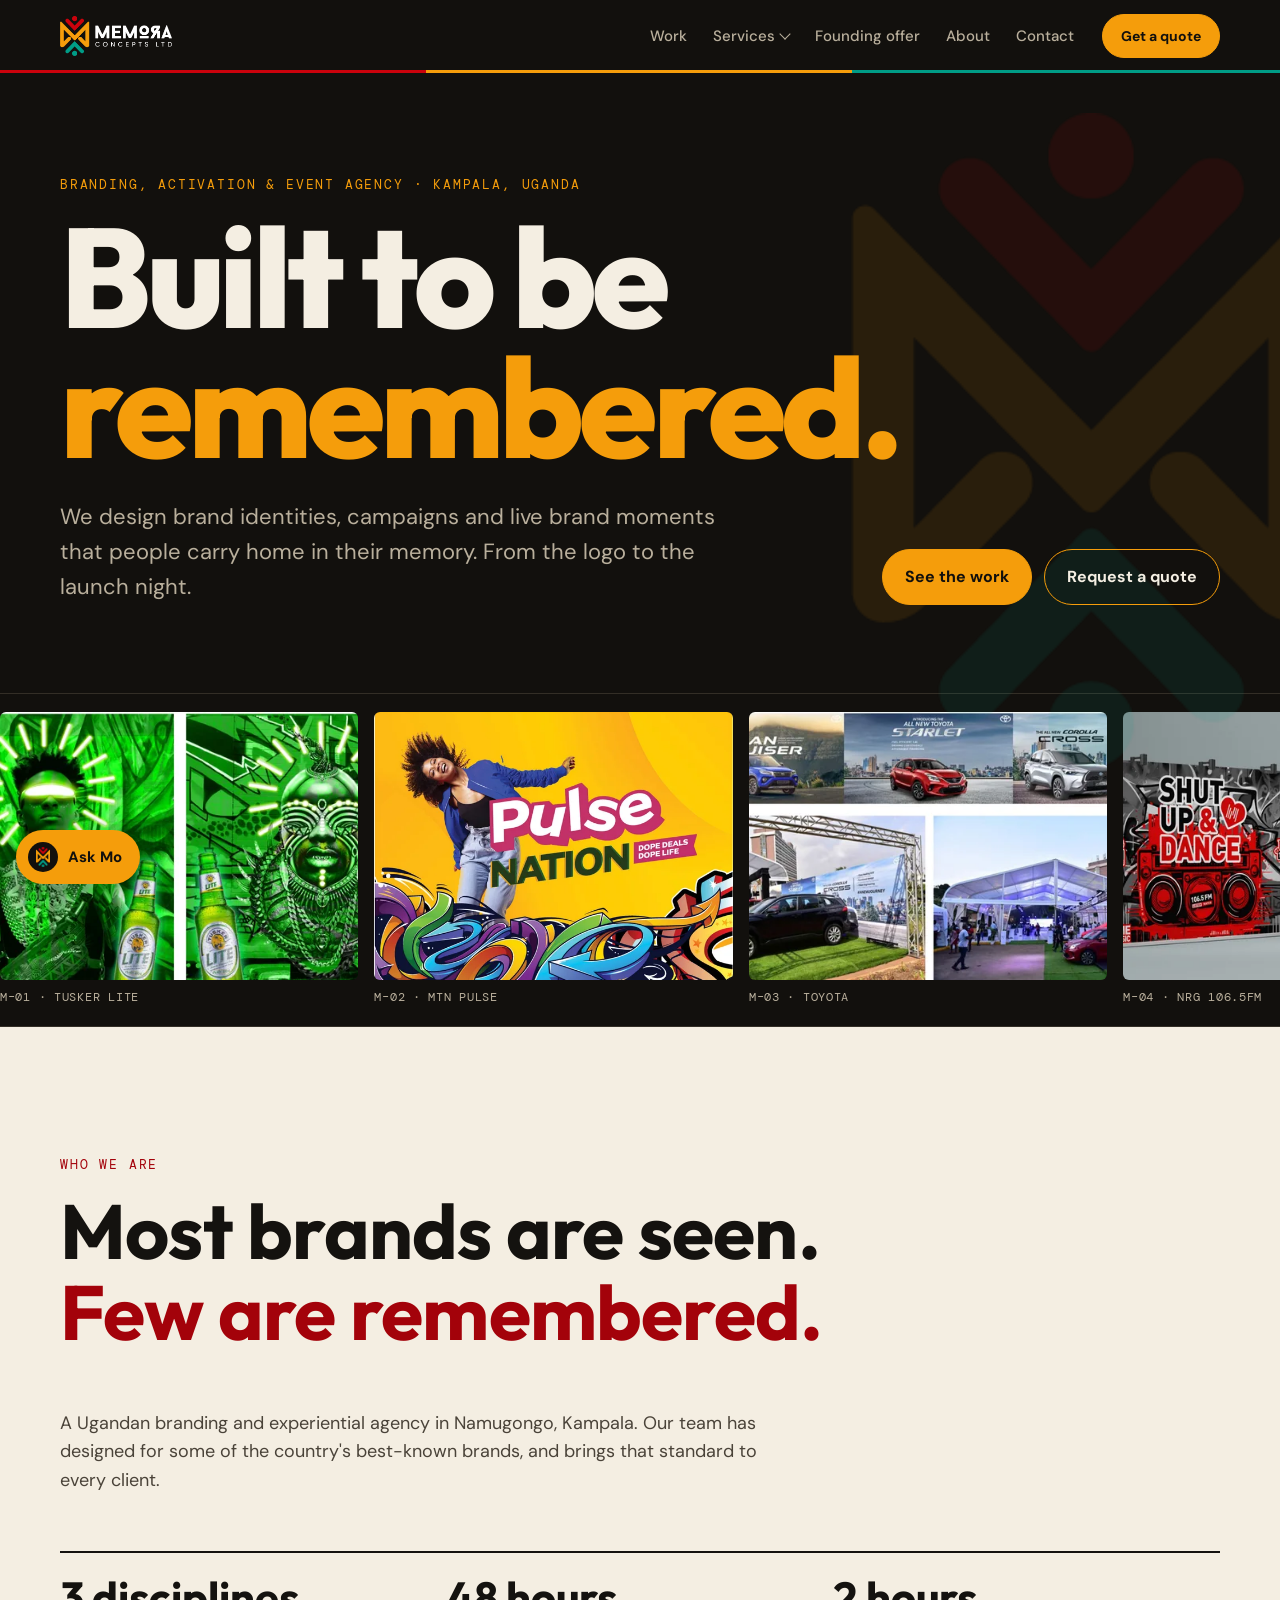
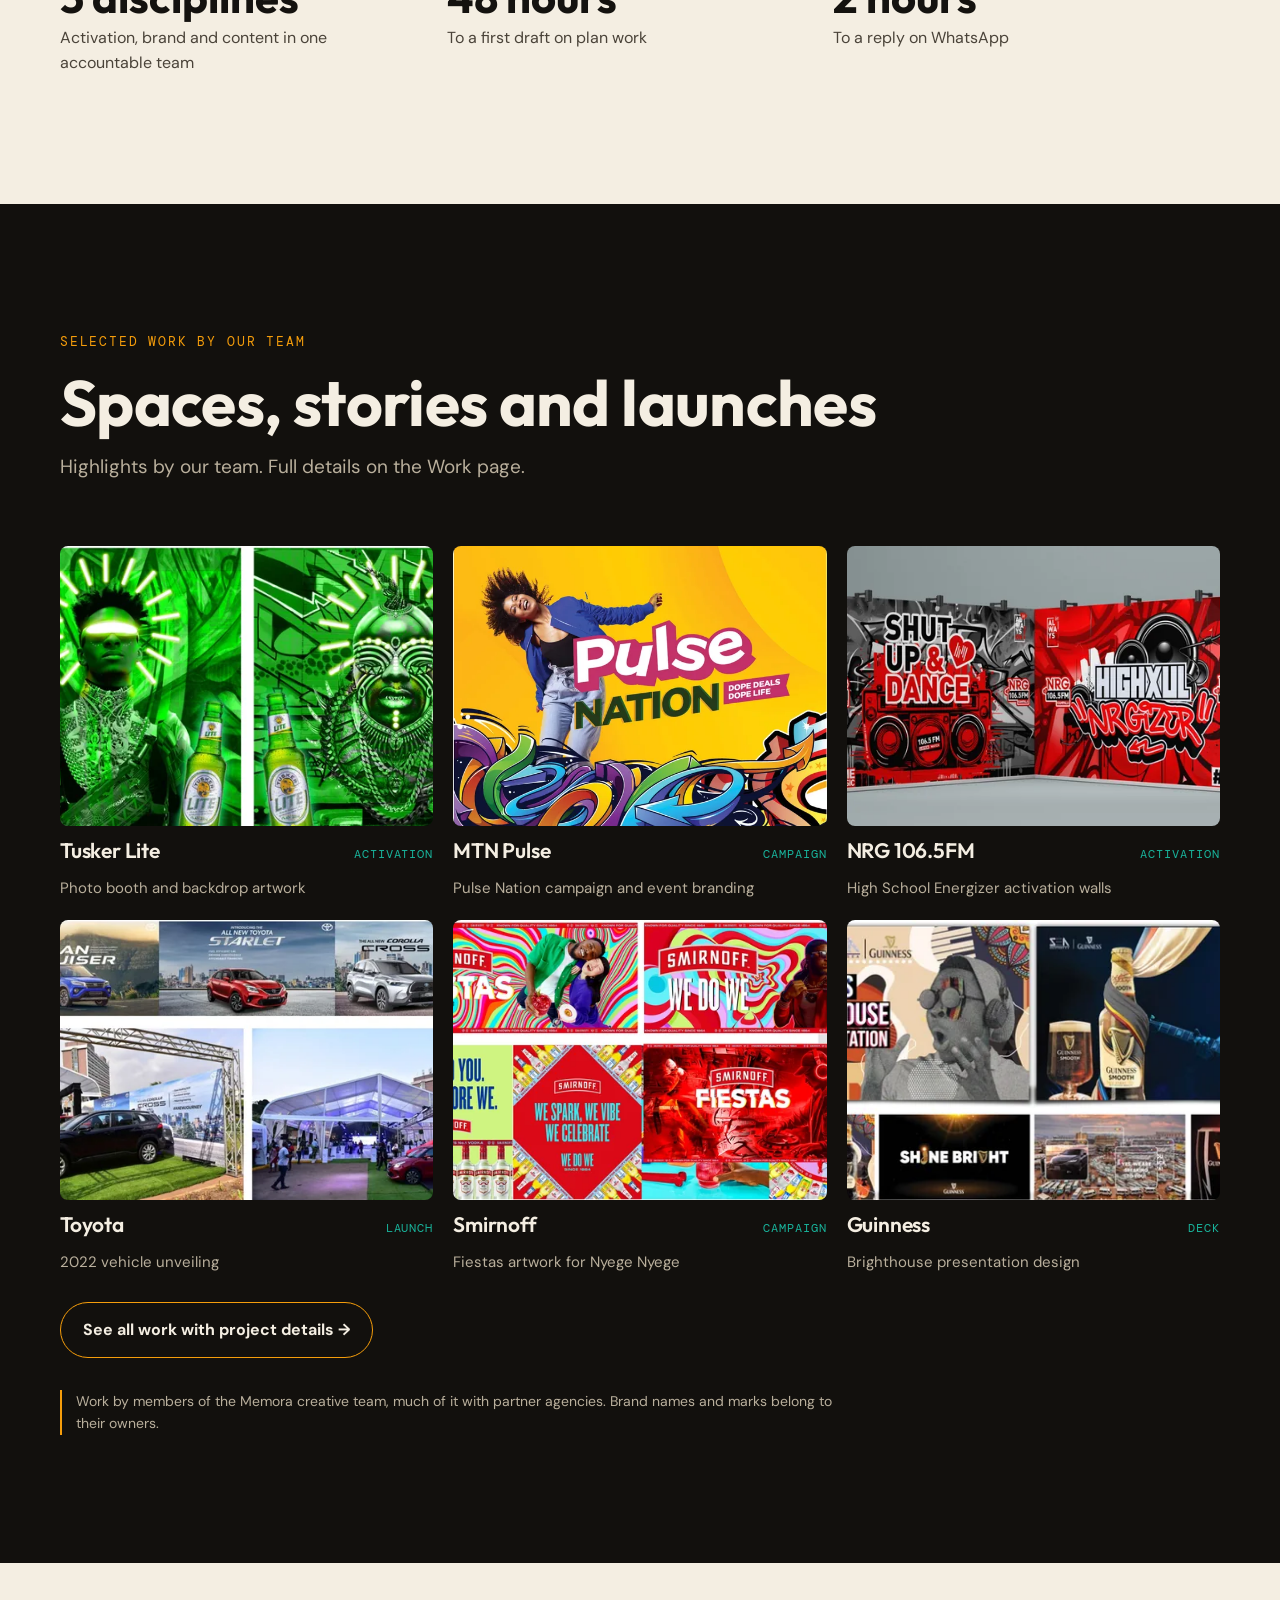
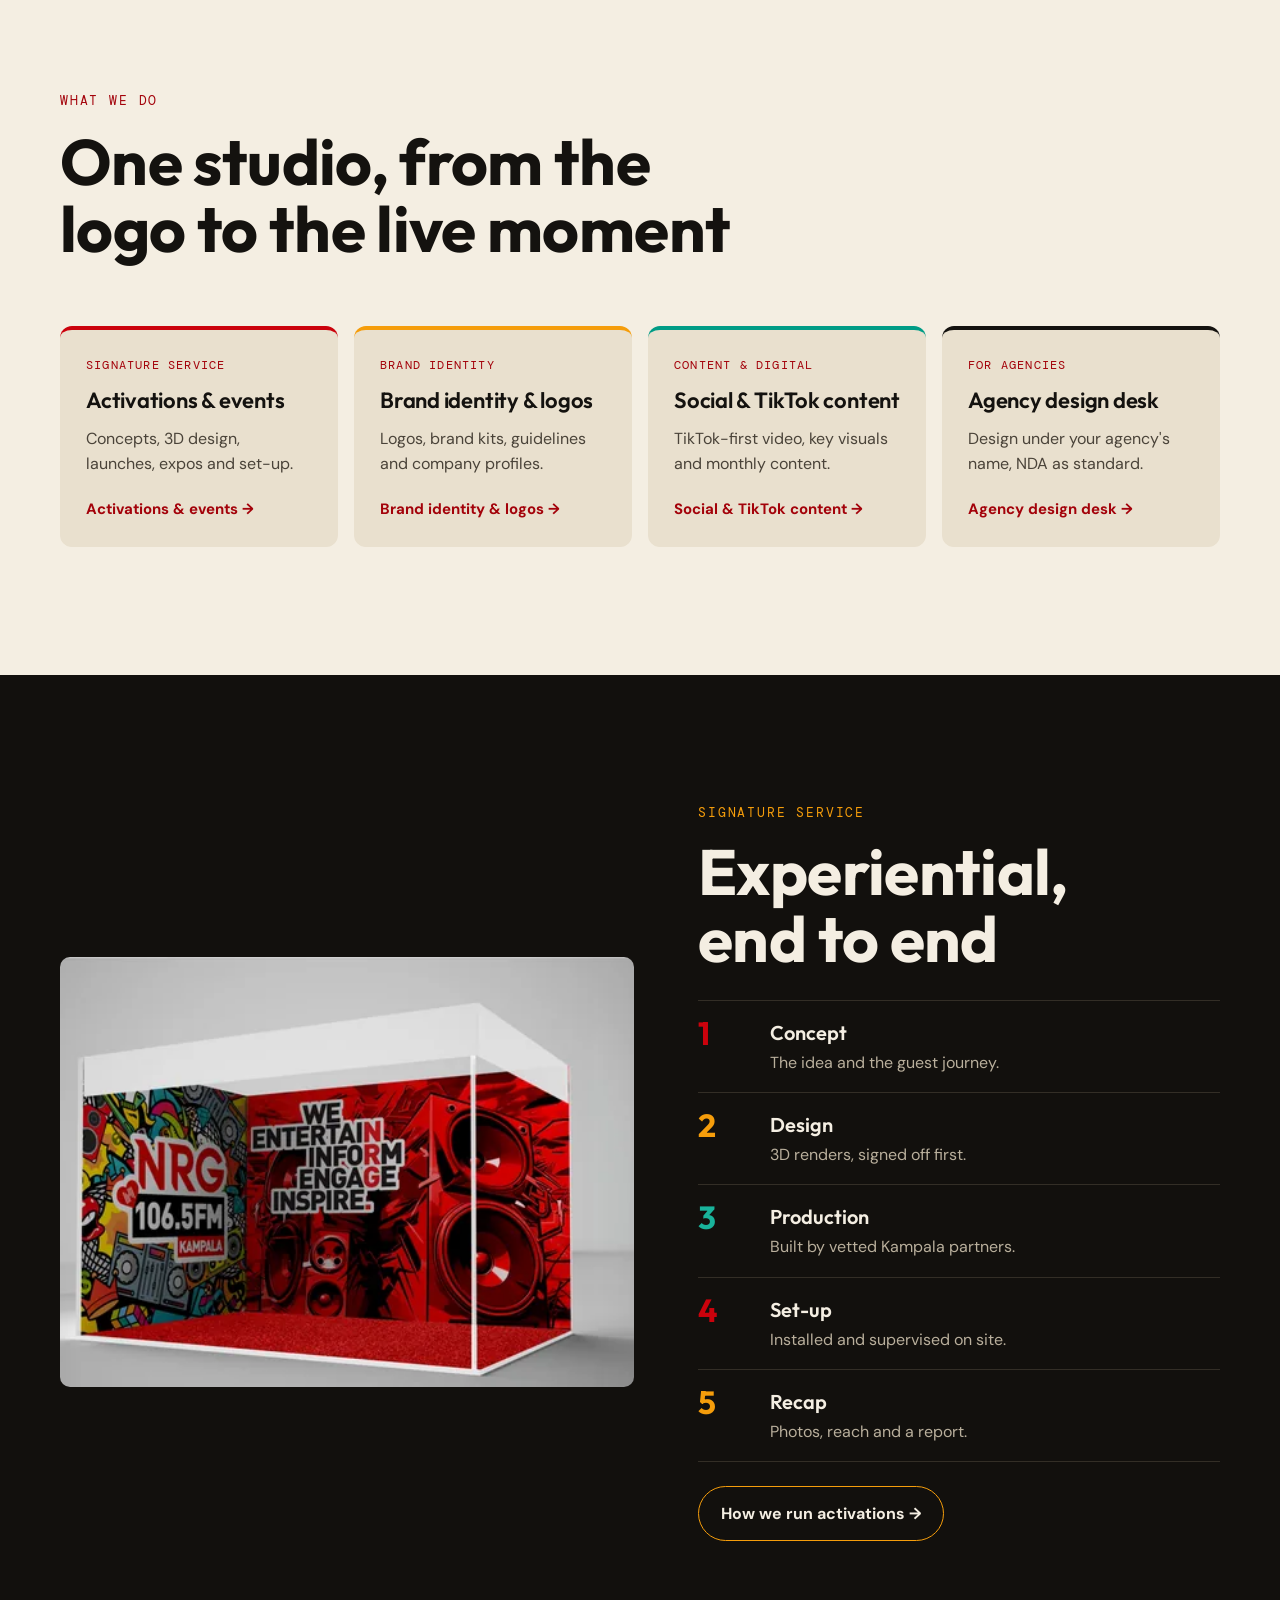
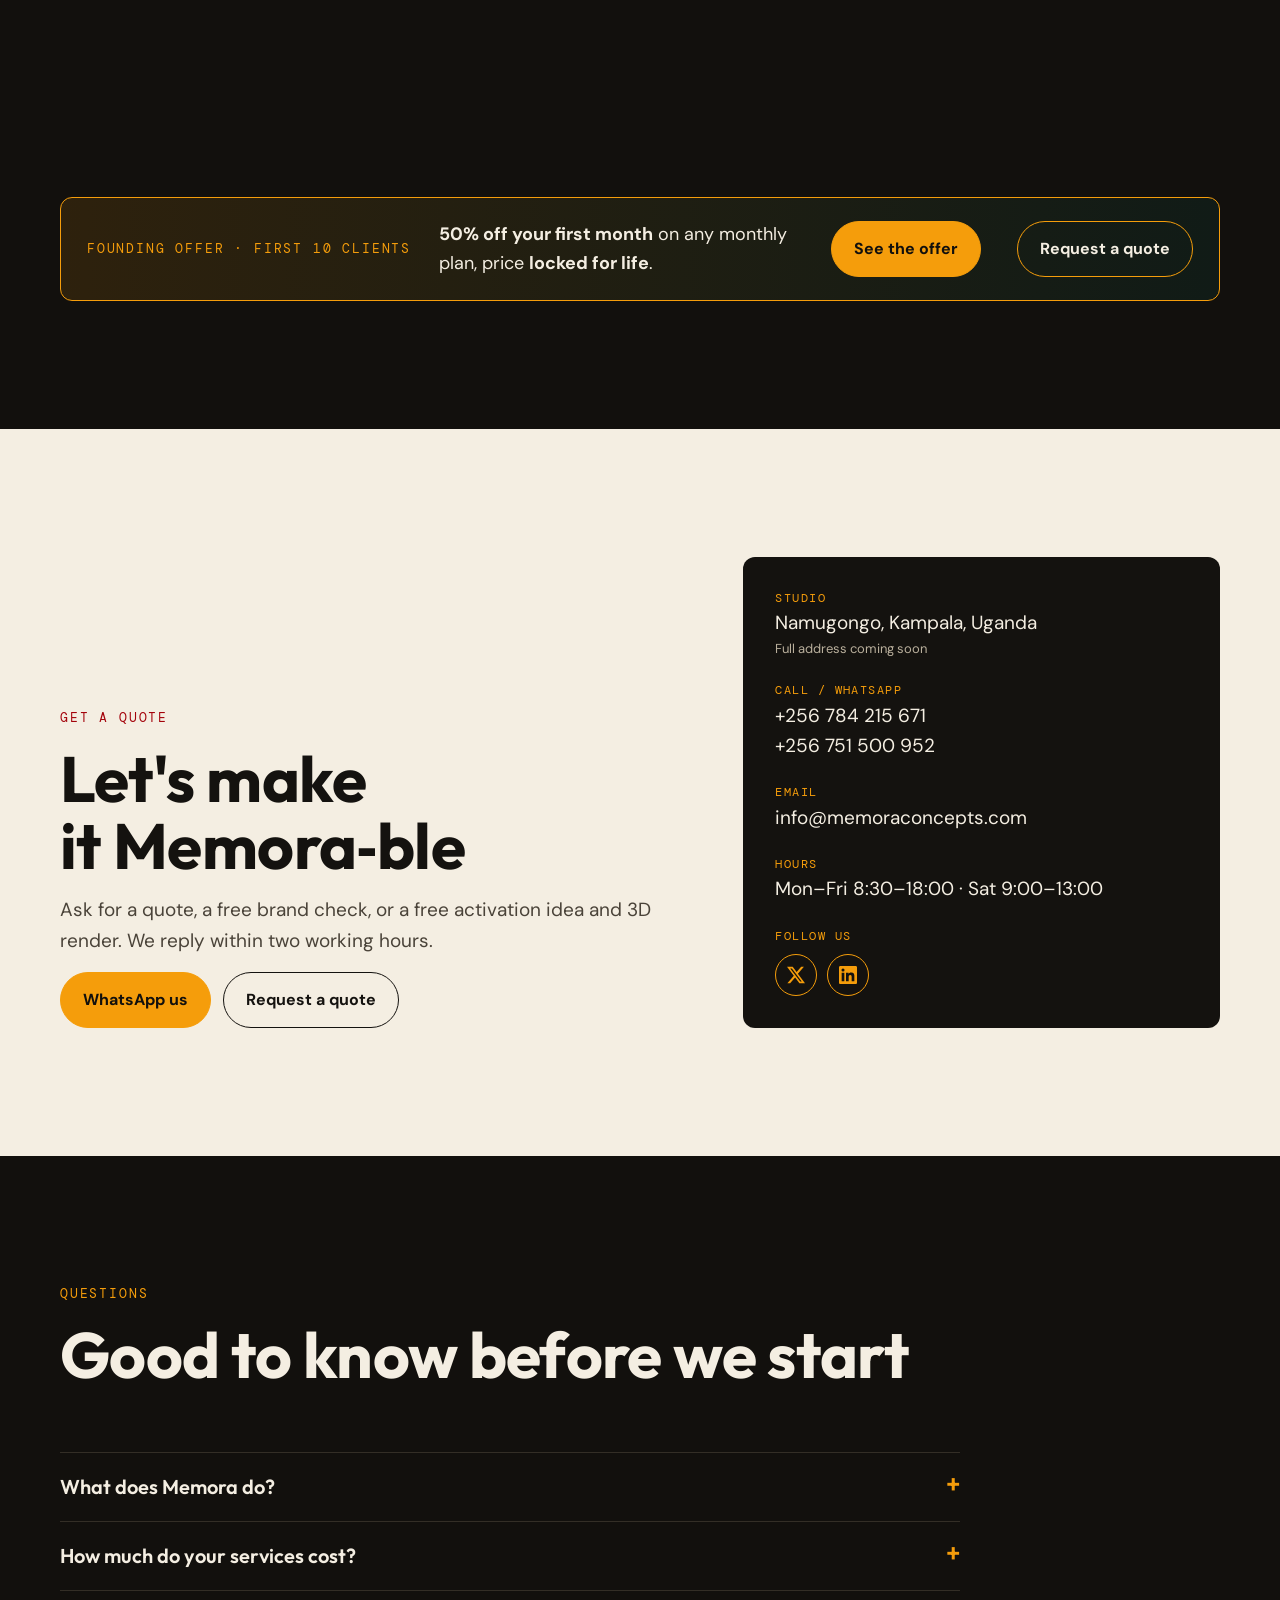
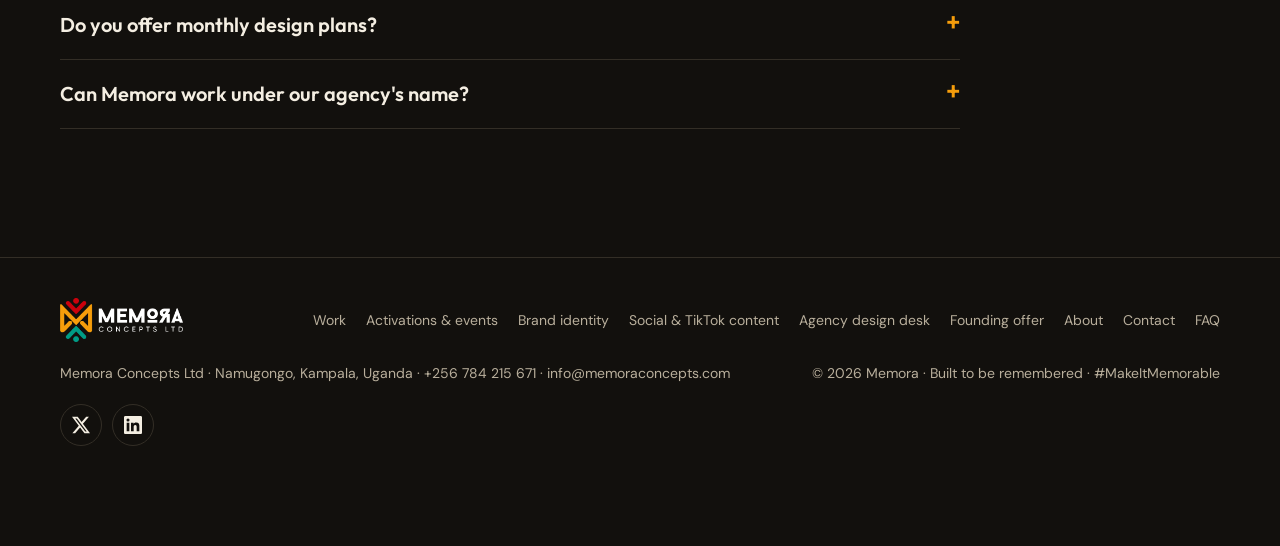
<file: index.html>
<!doctype html>
<html lang="en">
<head>
<meta charset="utf-8">
<script>document.documentElement.classList.add('js')</script>
<meta name="viewport" content="width=device-width,initial-scale=1,viewport-fit=cover">
<title>Memora Concepts | Branding, Activation &amp; Event Agency in Kampala, Uganda</title>
<meta name="description" content="Memora Concepts is a branding and experiential agency in Namugongo, Kampala, Uganda: logo and brand identity design, brand activations, event branding, booths and TikTok-first content.">
<link rel="canonical" href="https://memoraconcepts.com/">
<meta property="og:title" content="Memora | Built to be remembered">
<meta property="og:description" content="Branding, experiential marketing and content from Kampala, Uganda. Get a quote, and ask about our founding offer.">
<meta property="og:type" content="website">
<meta property="og:site_name" content="Memora">
<meta property="og:locale" content="en_UG">
<meta name="twitter:card" content="summary_large_image">
<meta name="geo.region" content="UG-102">
<meta name="geo.placename" content="Namugongo, Kampala">
<meta property="og:url" content="https://memoraconcepts.com/">
<meta property="og:image" content="https://memoraconcepts.com/img/og.jpg">
<meta name="theme-color" content="#12100D">
<link rel="icon" type="image/png" href="img/favicon.png">
<script type="application/ld+json">{"@context": "https://schema.org", "@type": "ProfessionalService", "@id": "https://memoraconcepts.com/#org", "name": "Memora Concepts Ltd", "alternateName": ["Memora", "Memora Concepts"], "url": "https://memoraconcepts.com/", "logo": "https://memoraconcepts.com/img/logo_colour.png", "image": "https://memoraconcepts.com/img/og.jpg", "description": "Branding and experiential agency in Namugongo, Kampala, Uganda: brand identity and logo design, brand activations, event branding and TikTok-first content.", "slogan": "Built to be remembered", "email": "info@memoraconcepts.com", "telephone": "+256784215671", "contactPoint": [{"@type": "ContactPoint", "telephone": "+256784215671", "contactType": "customer service", "areaServed": "UG", "availableLanguage": ["en"]}, {"@type": "ContactPoint", "telephone": "+256751500952", "contactType": "sales", "areaServed": "UG", "availableLanguage": ["en"]}], "address": {"@type": "PostalAddress", "addressLocality": "Namugongo, Kampala", "addressRegion": "Central Region", "addressCountry": "UG"}, "areaServed": [{"@type": "City", "name": "Kampala"}, {"@type": "Country", "name": "Uganda"}], "founder": [{"@type": "Person", "name": "Ben Mutaama"}, {"@type": "Person", "name": "Lennart Owora"}], "knowsAbout": ["Brand identity design", "Logo design", "Brand activation", "Event branding", "Experiential marketing", "Booth and stand design", "Social media content", "TikTok video", "Company profiles"], "hasOfferCatalog": {"@type": "OfferCatalog", "name": "Memora services", "itemListElement": [{"@type": "Offer", "itemOffered": {"@type": "Service", "name": "Brand identity and logo design", "url": "https://memoraconcepts.com/branding/"}}, {"@type": "Offer", "itemOffered": {"@type": "Service", "name": "Brand activation and event branding", "url": "https://memoraconcepts.com/activations/"}}, {"@type": "Offer", "itemOffered": {"@type": "Service", "name": "Social media content and TikTok video", "url": "https://memoraconcepts.com/content/"}}]}, "sameAs": ["https://www.linkedin.com/company/memora-concepts-ltd/", "https://x.com/memoraug"]}</script>
<script type="application/ld+json">{"@context": "https://schema.org", "@type": "WebSite", "@id": "https://memoraconcepts.com/#site", "name": "Memora", "alternateName": "Memora Concepts", "url": "https://memoraconcepts.com/", "publisher": {"@id": "https://memoraconcepts.com/#org"}}</script>
<script type="application/ld+json">{"@context": "https://schema.org", "@type": "FAQPage", "mainEntity": [{"@type": "Question", "name": "What does Memora do?", "acceptedAnswer": {"@type": "Answer", "text": "We design brand identities, brand activations and events, and TikTok-first social content, from our studio in Namugongo, Kampala."}}, {"@type": "Question", "name": "How much do your services cost?", "acceptedAnswer": {"@type": "Answer", "text": "Every job is quoted to your brief. Tell us what you need and we'll send a quotation."}}, {"@type": "Question", "name": "Do you offer monthly design plans?", "acceptedAnswer": {"@type": "Answer", "text": "Yes, for SMEs, NGOs and schools. Pause or cancel anytime, and our first 10 clients get 50% off the first month."}}, {"@type": "Question", "name": "Can Memora work under our agency's name?", "acceptedAnswer": {"@type": "Answer", "text": "Yes, through our agency design desk, with an NDA as standard."}}]}</script>
<link rel="preconnect" href="https://fonts.googleapis.com">
<link rel="preconnect" href="https://fonts.gstatic.com" crossorigin>
<link rel="stylesheet" href="https://fonts.googleapis.com/css2?family=Outfit:wght@400;500;600;700;800&family=DM+Sans:opsz,wght@9..40,400;9..40,500;9..40,700&family=DM+Mono:wght@400;500&display=swap">
<style>
/* Layout concept: a black "stage" with cream "paper" interludes. Work leads, type is huge and left-set,
   gold marks only what matters. Sections alternate stage / paper like a show and its programme. */
:root{
  --stage:#12100D;      /* warm black, the brand ground */
  --stage-2:#1C1915;    /* raised black */
  --line-d:#332E26;     /* rule on black */
  --paper:#F4EEE2;      /* cream */
  --paper-2:#E9E0CE;    /* raised cream */
  --line-l:#D5C9B2;     /* rule on cream */
  --ink:#14120F;        /* text on cream */
  --ink-2:#4A4339;      /* quiet text on cream */
  --bone:#F4EEE2;       /* text on black */
  --bone-2:#B9AF9C;     /* quiet text on black */
  --gold:#F59D0B;       /* logo orange, accent on black */
  --red:#CB020C;        /* logo red */
  --teal:#009C86;       /* logo teal */
  --teal-l:#19B39B;     /* teal for text on black */
  --gold-deep:#A3020A;  /* deep logo red, accent text on cream */
  --display:'Outfit', 'Avenir Next', 'Segoe UI', Arial, sans-serif;
  --body:'DM Sans', 'Segoe UI', Helvetica, Arial, sans-serif;
  --mono:'DM Mono', ui-monospace, 'SFMono-Regular', Consolas, monospace;
  --wrap:1240px;
  --gut:clamp(16px, 4vw, 40px);
  color-scheme: dark;
}
*{box-sizing:border-box}
[hidden]{display:none!important}
html{-webkit-text-size-adjust:100%}
@media (hover:hover) and (pointer:fine){html{scroll-behavior:smooth}}
section,[id]{scroll-margin-top:84px}
a,button,summary{-webkit-tap-highlight-color:transparent;touch-action:manipulation}
@media (prefers-reduced-motion: reduce){html{scroll-behavior:auto}}
body{margin:0;background:var(--stage);color:var(--bone);font-family:var(--body);font-size:17px;line-height:1.6;-webkit-font-smoothing:antialiased}
img{max-width:100%;display:block}
a{color:inherit}
:focus-visible{outline:2px solid var(--gold);outline-offset:3px;border-radius:4px}
.wrap{max-width:var(--wrap);margin-inline:auto;padding-inline:var(--gut)}
.eyebrow{font-family:var(--mono);font-size:13px;letter-spacing:.14em;text-transform:uppercase;color:var(--gold)}
.paper .eyebrow{color:var(--gold-deep)}
h1,h2,h3{font-family:var(--display);line-height:1.05;margin:0;text-wrap:balance;letter-spacing:-.01em}
h2{font-size:clamp(34px,5vw,64px);font-weight:700}
h3{font-size:22px;font-weight:600;line-height:1.2}
p{margin:0}
section{padding-block:clamp(72px,10vw,128px)}
.paper{background:var(--paper);color:var(--ink)}
.sec-head{display:flex;flex-direction:column;gap:16px;margin-bottom:clamp(36px,5vw,64px);max-width:860px}
.sec-head p.lede{font-size:19px;color:var(--bone-2);max-width:62ch}
.paper .sec-head p.lede{color:var(--ink-2)}
.btn{display:inline-flex;align-items:center;gap:10px;font-family:var(--body);font-weight:700;font-size:16px;padding:14px 22px;border-radius:999px;text-decoration:none;border:1.5px solid var(--gold);cursor:pointer;transition:background .2s,color .2s}
.btn-gold{background:var(--gold);color:var(--stage)}
.btn-gold:hover{background:#FFB233}
.btn-ghost{background:transparent;color:var(--bone)}
.btn-ghost:hover{background:var(--stage-2)}

/* hero */
.hero{padding-block:clamp(56px,8vw,104px) 0;position:relative;overflow:hidden}
.hero .mark{position:absolute;right:-4%;top:40px;width:min(40vw,480px);opacity:.10;pointer-events:none}
.hero-grid{display:grid;gap:28px;position:relative}
.hero h1{font-size:clamp(54px,11vw,152px);font-weight:800;letter-spacing:-.035em;line-height:.92}
.hero h1 .g{color:var(--gold)}
.hero-sub{display:flex;flex-wrap:wrap;gap:24px 48px;align-items:flex-end;justify-content:space-between}
.hero-sub p{font-size:clamp(18px,2vw,22px);color:var(--bone-2);max-width:46ch}
.hero-cta{display:flex;flex-wrap:wrap;gap:12px}
.reel{margin-top:clamp(48px,7vw,88px);border-top:1px solid var(--line-d);border-bottom:1px solid var(--line-d);overflow:hidden;padding-block:18px}
.reel-track{display:flex;gap:16px;width:max-content;animation:roll 60s linear infinite}
.reel:hover .reel-track{animation-play-state:paused}
@keyframes roll{to{transform:translateX(-50%)}}
@media (prefers-reduced-motion: reduce){.reel{overflow-x:auto}.reel-track{animation:none}}
.reel.off .reel-track{animation-play-state:paused}
/* phones and tablets: a swipeable strip instead of a constantly moving layer (iOS repaint glitches) */
@media (hover:none){
  .reel{overflow-x:auto;overscroll-behavior-x:contain;scroll-snap-type:x mandatory;scrollbar-width:none;padding-inline:var(--gut)}
  .reel::-webkit-scrollbar{display:none}
  .reel-track{animation:none}
  .reel .frame{scroll-snap-align:start}
  .reel .frame[aria-hidden="true"]{display:none}
}
.frame{width:clamp(240px,28vw,360px);flex:none;display:flex;flex-direction:column;gap:8px}
.frame img{aspect-ratio:4/3;height:auto;object-fit:cover;border-radius:6px;width:100%}
.frame span{font-family:var(--mono);font-size:12px;color:var(--bone-2);letter-spacing:.06em}

/* statement */
.statement .wrap{display:grid;gap:56px}
.statement h2{font-size:clamp(38px,6vw,84px);max-width:16ch}
.statement h2 em{font-style:normal;color:var(--gold-deep)}
.facts{display:grid;grid-template-columns:repeat(3,minmax(0,1fr));gap:0;border-top:2px solid var(--ink)}
.facts div{padding:22px 24px 0 0;display:flex;flex-direction:column;gap:6px;min-width:0}
.facts b{font-family:var(--display);font-size:clamp(28px,3.4vw,44px);font-weight:700;line-height:1}
.facts span{color:var(--ink-2);font-size:16px}
@media (max-width:700px){.facts{grid-template-columns:1fr}.facts div{padding:18px 0;border-bottom:1px solid var(--line-l)}}
.about-one{grid-template-columns:minmax(0,1fr)!important;max-width:62ch}
.about-cols{display:grid;grid-template-columns:repeat(2,minmax(0,1fr));gap:40px;color:var(--ink-2);font-size:18px}
@media (max-width:760px){.about-cols{grid-template-columns:1fr;gap:20px}}

/* work */
.grid{display:grid;grid-template-columns:repeat(3,minmax(0,1fr));gap:20px}
@media (max-width:980px){.grid{grid-template-columns:repeat(2,minmax(0,1fr))}}
@media (max-width:600px){.grid{grid-template-columns:1fr}}
.card{all:unset;cursor:pointer;display:flex;flex-direction:column;gap:12px;min-width:0}
.card:focus-visible{outline:2px solid var(--gold);outline-offset:6px;border-radius:8px}
.card .ph{overflow:hidden;border-radius:8px;background:var(--stage-2)}
.card img{width:100%;height:auto;aspect-ratio:4/3;object-fit:cover;transition:transform .5s ease}
.card:hover img{transform:scale(1.04)}
.card.wide img{aspect-ratio:8/3}
@media (prefers-reduced-motion: reduce){.card img{transition:none}.card:hover img{transform:none}}
.card .meta{display:flex;justify-content:space-between;gap:12px;align-items:baseline}
.card h3{font-size:21px}
.card .tag{font-family:var(--mono);font-size:12px;letter-spacing:.08em;text-transform:uppercase;color:var(--teal-l);white-space:nowrap}
.card p{color:var(--bone-2);font-size:15px}
.credit{margin-top:32px;font-size:14px;color:var(--bone-2);max-width:80ch;border-left:2px solid var(--gold);padding-left:14px}
dialog{border:none;padding:0;background:var(--stage-2);color:var(--bone);border-radius:12px;width:min(980px,calc(100vw - 32px));max-height:calc(100vh - 48px)}
dialog::backdrop{background:rgba(8,7,5,.8)}
.dlg{display:grid;grid-template-columns:minmax(0,1.4fr) minmax(0,1fr)}
.dlg img{width:100%;height:100%;min-height:280px;object-fit:contain;background:var(--stage)}
.dlg-body{padding:32px;display:flex;flex-direction:column;gap:16px;overflow:auto}
.dlg-body dl{display:grid;grid-template-columns:auto 1fr;gap:6px 16px;margin:0;font-size:15px}
.dlg-body dt{font-family:var(--mono);font-size:12px;letter-spacing:.08em;text-transform:uppercase;color:var(--gold);padding-top:3px}
.dlg-body dd{margin:0;color:var(--bone)}
.dlg-body .small{font-size:13px;color:var(--bone-2)}
.close{align-self:flex-end;background:none;border:1px solid var(--line-d);color:var(--bone);border-radius:999px;padding:6px 14px;font:600 14px var(--body);cursor:pointer}
@media (max-width:760px){.dlg{grid-template-columns:1fr}.dlg img{min-height:200px;max-height:300px}}

/* services */
.pillars{display:grid;grid-template-columns:repeat(3,minmax(0,1fr));gap:0;border-top:2px solid var(--ink)}
.pillar{padding:28px 28px 8px 0;display:flex;flex-direction:column;gap:14px;min-width:0}
.pillar + .pillar{padding-left:28px;border-left:1px solid var(--line-l)}
.pillar ul{list-style:none;margin:0;padding:0;display:flex;flex-direction:column;gap:8px;color:var(--ink-2);font-size:16px}
.pillar li{padding-left:16px;position:relative}
.pillar li::before{content:"";position:absolute;left:0;top:.65em;width:7px;height:2px;background:var(--gold-deep)}
@media (max-width:860px){.pillars{grid-template-columns:1fr}.pillar,.pillar + .pillar{padding:24px 0;border-left:none;border-bottom:1px solid var(--line-l)}}
.new{margin-top:64px;background:var(--ink);color:var(--bone);border-radius:12px;padding:clamp(24px,4vw,44px);display:grid;gap:28px}
.new-head{display:flex;flex-wrap:wrap;justify-content:space-between;gap:12px;align-items:baseline}
.new-head h3{font-size:28px}
.new-grid{display:grid;grid-template-columns:repeat(auto-fit,minmax(210px,1fr));gap:20px}
.new-grid div{border-top:1px solid var(--line-d);padding-top:14px;display:flex;flex-direction:column;gap:6px;min-width:0}
.new-grid div:nth-child(3n+1){border-top-color:var(--red)}.new-grid div:nth-child(3n+2){border-top-color:var(--gold)}.new-grid div:nth-child(3n){border-top-color:var(--teal)}
.paper .new .eyebrow{color:var(--gold)}
.new-grid b{font-family:var(--display);font-size:19px;font-weight:600}
.new-grid span{font-size:15px;color:var(--bone-2)}

/* experiential */
.exp-grid{display:grid;grid-template-columns:minmax(0,1.1fr) minmax(0,1fr);gap:clamp(32px,5vw,72px);align-items:center}
@media (max-width:900px){.exp-grid{grid-template-columns:1fr}}
.exp-img{border-radius:10px;overflow:hidden}
.exp-img img{width:100%;height:auto;aspect-ratio:4/3;object-fit:cover}
.steps{list-style:none;margin:28px 0 0;padding:0;display:flex;flex-direction:column}
.steps li{display:grid;grid-template-columns:56px 1fr;gap:16px;padding:16px 0;border-top:1px solid var(--line-d)}
.steps li:last-child{border-bottom:1px solid var(--line-d)}
.steps li:nth-child(3n+1) .n{color:var(--red)}.steps li:nth-child(3n+2) .n{color:var(--gold)}.steps li:nth-child(3n) .n{color:var(--teal-l)}
.steps .n{font-family:var(--display);font-size:32px;font-weight:700;color:var(--gold);line-height:1}
.steps b{display:block;font-family:var(--display);font-size:20px;font-weight:600}
.steps span{color:var(--bone-2);font-size:16px}
.build-for{margin-top:24px;font-size:15px;color:var(--bone-2)}

/* approach */
.phases{display:grid;grid-template-columns:repeat(3,minmax(0,1fr));gap:20px}
.phase{background:var(--paper-2);border-radius:10px;padding:28px;display:flex;flex-direction:column;gap:10px;min-width:0}
.phase .k{font-family:var(--mono);font-size:13px;color:var(--gold-deep);letter-spacing:.1em}
.phase p{color:var(--ink-2)}
@media (max-width:820px){.phases{grid-template-columns:1fr}}
.promises{margin-top:28px;display:grid;grid-template-columns:repeat(3,minmax(0,1fr));gap:20px;background:var(--ink);color:var(--bone);border-radius:10px;padding:26px 28px}
.promises div{display:flex;flex-direction:column;gap:2px}
.promises b{font-family:var(--display);font-size:30px;color:var(--gold);line-height:1.1}
.promises span{font-size:15px;color:var(--bone-2)}
@media (max-width:700px){.promises{grid-template-columns:1fr}}

/* ways + sectors */
.ways{display:grid;grid-template-columns:repeat(3,minmax(0,1fr));gap:20px}
@media (max-width:900px){.ways{grid-template-columns:1fr}}
.way{border:1px solid var(--line-d);border-radius:10px;padding:28px;display:flex;flex-direction:column;gap:12px;min-width:0}
.way .who{font-family:var(--mono);font-size:12px;letter-spacing:.1em;text-transform:uppercase;color:var(--gold)}
.way p{color:var(--bone-2);font-size:16px}
.way .price{margin-top:auto;padding-top:12px;font-family:var(--display);font-size:20px;font-weight:600}
.offer{margin-top:28px;display:flex;flex-wrap:wrap;align-items:center;gap:16px 28px;border:1.5px solid var(--gold);border-radius:12px;padding:22px 26px;background:linear-gradient(90deg,rgba(245,157,11,.12),rgba(0,156,134,.08))}
.offer-t{flex:1;min-width:240px;font-size:18px}
.sectors{margin-top:56px;display:flex;flex-wrap:wrap;gap:10px}
.sectors span{border:1px solid var(--line-d);border-radius:999px;padding:8px 16px;font-size:15px;color:var(--bone)}

/* notes */
.notes{display:grid;grid-template-columns:repeat(3,minmax(0,1fr));gap:20px}
@media (max-width:900px){.notes{grid-template-columns:1fr}}
.note{background:var(--paper-2);border-radius:10px;padding:28px;display:flex;flex-direction:column;gap:14px;min-width:0}
.note .fig{font-family:var(--display);font-size:52px;font-weight:800;line-height:1;color:var(--ink);letter-spacing:-.02em}
.note .fig small{font-size:20px;font-weight:600;color:var(--gold-deep);margin-left:4px}
.note p{color:var(--ink-2);font-size:16px}
.note a{font-size:14px;color:var(--gold-deep);margin-top:auto}

/* studio */
.team{display:grid;grid-template-columns:repeat(3,minmax(0,1fr));gap:20px}
@media (max-width:900px){.team{grid-template-columns:1fr}}
.person{border-top:3px solid var(--gold);padding-top:18px;display:flex;flex-direction:column;gap:6px}
.team .person:nth-child(1){border-top-color:var(--red)}.team .person:nth-child(3){border-top-color:var(--teal)}
.person .role{font-family:var(--mono);font-size:13px;color:var(--gold);letter-spacing:.06em}
.person p{color:var(--bone-2);font-size:15px}
.quote{margin-top:64px;font-family:var(--display);font-size:clamp(26px,3.4vw,42px);line-height:1.2;font-weight:500;max-width:28ch}
.quote span{display:block;margin-top:16px;font-family:var(--mono);font-size:14px;color:var(--gold);letter-spacing:.08em}

/* contact */
.contact-grid{display:grid;grid-template-columns:minmax(0,1.2fr) minmax(0,1fr);gap:clamp(32px,5vw,72px)}
@media (max-width:900px){.contact-grid{grid-template-columns:1fr}}
form{display:grid;grid-template-columns:repeat(2,minmax(0,1fr));gap:16px}
form .full{grid-column:1/-1}
@media (max-width:600px){form{grid-template-columns:1fr}}
label{display:flex;flex-direction:column;gap:6px;font-size:14px;color:var(--ink-2);font-weight:500}
input,select,textarea{font:16px var(--body);color:var(--ink);background:#FBF8F1;border:1px solid var(--line-l);border-radius:8px;padding:12px 14px;width:100%;color-scheme:light}
textarea{min-height:120px;resize:vertical}
input:focus,select:focus,textarea:focus{outline:2px solid var(--gold-deep);outline-offset:1px}
.form-actions{display:flex;flex-wrap:wrap;gap:12px;align-items:center}
.paper .btn-ghost{color:var(--ink);border-color:var(--ink)}
.paper .btn-ghost:hover{background:var(--paper-2)}
.result{grid-column:1/-1;background:var(--paper-2);border-radius:10px;padding:20px;display:flex;flex-direction:column;gap:12px}
.result pre{margin:0;white-space:pre-wrap;font:14px/1.5 var(--mono);color:var(--ink)}
.contact-card{background:var(--ink);color:var(--bone);border-radius:12px;padding:32px;display:flex;flex-direction:column;gap:22px;align-self:start}
.contact-card .k{font-family:var(--mono);font-size:12px;letter-spacing:.12em;text-transform:uppercase;color:var(--gold)}
.contact-card .v{font-size:19px;user-select:all}
.contact-card .s{font-size:13px;color:var(--bone-2)}
.copy{background:none;border:1px solid var(--line-d);color:var(--bone-2);border-radius:999px;padding:4px 10px;font:500 12px var(--body);cursor:pointer;margin-left:8px;vertical-align:middle}

footer{border-top:1px solid var(--line-d);padding-block:40px}
footer .wrap{display:flex;flex-wrap:wrap;gap:20px;justify-content:space-between;align-items:center;color:var(--bone-2);font-size:14px}
footer img{height:44px;width:auto}

/* load sequence */
.rise{animation:rise .9s cubic-bezier(.2,.7,.2,1) both}
.rise.d2{animation-delay:.12s}.rise.d3{animation-delay:.24s}
@keyframes rise{from{transform:translateY(18px)}to{transform:none}}
@media (prefers-reduced-motion: reduce){.rise{animation:none}}

.hero-h1{display:flex;flex-direction:column;gap:18px}
.hero-h1 .eyebrow{font-weight:400;line-height:1.4}
.pillar .more{margin-top:6px;font-weight:700;font-size:15px;color:var(--gold-deep);text-decoration:none}
.pillar .more:hover{text-decoration:underline}
.faq{display:flex;flex-direction:column;border-top:1px solid var(--line-d);max-width:900px}
.faq details{border-bottom:1px solid var(--line-d);padding-block:18px}
.faq summary{cursor:pointer;font-family:var(--display);font-weight:600;font-size:20px;list-style:none;display:flex;justify-content:space-between;gap:16px}
.faq summary::-webkit-details-marker{display:none}
.faq summary::after{content:"+";color:var(--gold);font-size:26px;line-height:1}
.faq details[open] summary::after{content:"–"}
.faq details p{margin-top:10px;color:var(--bone-2);max-width:68ch}
.foot-nav{display:flex;flex-wrap:wrap;gap:8px 20px}
.foot-nav a{text-decoration:none}
.foot-nav a:hover{color:var(--bone)}
.li-btn{display:inline-flex;align-items:center;gap:10px;margin-top:6px;padding:10px 16px;border:1.5px solid var(--gold);border-radius:999px;color:var(--bone);text-decoration:none;font-weight:700;font-size:15px;--li-bg:var(--ink)}
.li-btn .li-ic{color:var(--gold)}
.li-btn:hover{background:var(--gold);color:var(--stage);--li-bg:var(--gold)}
.li-btn:hover .li-ic{color:var(--stage)}

/* phones: show each piece of work whole and sharp, never a zoomed-in crop */
@media (max-width:600px){
  .card img,.card.wide img{aspect-ratio:auto;object-fit:contain}
  .card .ph{background:var(--stage-2)}
  .exp-img img{aspect-ratio:auto}
  .reel .frame{width:min(78vw,320px)}
  .dlg img{height:auto;min-height:0;max-height:55vh;object-fit:contain;background:var(--stage)}
}
img{image-rendering:auto}
.see-all{margin-top:28px}
.offer .btn-ghost{margin-left:8px}

/* services: one card per service page */
.svc{display:grid;grid-template-columns:repeat(4,minmax(0,1fr));gap:16px}
@media (max-width:1060px){.svc{grid-template-columns:repeat(2,minmax(0,1fr))}}
@media (max-width:600px){.svc{grid-template-columns:1fr}}
.svc a{display:flex;flex-direction:column;gap:12px;text-decoration:none;background:var(--paper-2);border-radius:12px;padding:26px;border-top:4px solid var(--gold);min-width:0;transition:transform .2s,box-shadow .2s}
.svc a:nth-child(1){border-top-color:var(--red)}.svc a:nth-child(3){border-top-color:var(--teal)}.svc a:nth-child(4){border-top-color:var(--ink)}
.svc a:hover{transform:translateY(-3px);box-shadow:0 14px 30px rgba(20,18,15,.12)}
.svc .who{font-family:var(--mono);font-size:12px;letter-spacing:.1em;text-transform:uppercase;color:var(--gold-deep)}
.svc p{color:var(--ink-2);font-size:16px}
.svc .go{margin-top:auto;padding-top:8px;font-weight:700;font-size:15px;color:var(--gold-deep)}
.exp-more{margin-top:24px}
a.way{text-decoration:none;color:inherit;transition:border-color .2s}
a.way:hover{border-color:var(--gold)}
.way .go{font-weight:700;font-size:15px;color:var(--gold)}
.cta-band{display:grid;grid-template-columns:minmax(0,1.3fr) minmax(0,1fr);gap:clamp(28px,5vw,72px);align-items:end}
@media (max-width:900px){.cta-band{grid-template-columns:1fr}}
.cta-band .sec-head{margin-bottom:0}
.cta-band .contact-card .v{user-select:text}
</style>
<link rel="stylesheet" href="/css/nav.css?v=4">
<link rel="stylesheet" href="/css/mo.css?v=1">
</head>
<body>


<header class="top"><div class="wrap">
  <a class="brand" href="/" aria-label="Memora home"><img src="/img/logo_colour.png" alt="Memora Concepts Ltd" width="884" height="315"></a>
  <nav class="site-nav" id="site-nav" aria-label="Main">
    <a href="/work/">Work</a>
    <div class="dd">
      <button class="dd-btn" type="button" aria-expanded="false" aria-controls="dd-services">Services</button>
      <div class="dd-menu" id="dd-services">
        <a href="/activations/"><b>Activations &amp; events</b><span>Booths, launches, expos and on-site set-up</span></a>
        <a href="/branding/"><b>Brand identity &amp; logos</b><span>Logos, brand kits and company profiles</span></a>
        <a href="/content/"><b>Social &amp; TikTok content</b><span>Short video, key visuals and monthly content</span></a>
        <a href="/agency-design-desk/"><b>Agency design desk</b><span>Design support under your agency&#x27;s name</span></a>
      </div>
    </div>
    <a href="/founding-offer/">Founding offer</a>
    <a href="/about/">About</a>
    <a href="/contact/">Contact</a>
  </nav>
  <a class="btn btn-gold top-cta" href="/contact/">Get a quote</a>
  <button class="menu-btn" type="button" aria-expanded="false" aria-controls="site-nav">Menu</button>
</div></header>

<main id="top">
  <section class="hero" aria-labelledby="hero-title">
    <img class="mark" src="img/mark_colour.png" alt="">
    <div class="wrap hero-grid">
      <h1 id="hero-title" class="hero-h1"><span class="eyebrow rise">Branding, activation &amp; event agency · Kampala, Uganda</span><span class="rise d2">Built to be <span class="g">remembered.</span></span></h1>
      <div class="hero-sub rise d3">
        <p>We design brand identities, campaigns and live brand moments that people carry home in their memory. From the logo to the launch night.</p>
        <div class="hero-cta">
          <a class="btn btn-gold" href="#work">See the work</a>
          <a class="btn btn-ghost" href="/contact/">Request a quote</a>
        </div>
      </div>
    </div>
    <div class="reel" aria-label="Selected work reel">
      <div class="reel-track" id="reel"></div>
    </div>
  </section>

  <section class="paper statement" aria-labelledby="about-title">
    <div class="wrap">
      <div class="sec-head" style="margin-bottom:0">
        <p class="eyebrow">Who we are</p>
        <h2 id="about-title">Most brands are seen. <em>Few are remembered.</em></h2>
      </div>
      <div class="about-cols about-one">
        <p>A Ugandan branding and experiential agency in Namugongo, Kampala. Our team has designed for some of the country's best-known brands, and brings that standard to every client.</p>
      </div>
      <div class="facts">
        <div><b>3 disciplines</b><span>Activation, brand and content in one accountable team</span></div>
        <div><b>48 hours</b><span>To a first draft on plan work</span></div>
        <div><b>2 hours</b><span>To a reply on WhatsApp</span></div>
      </div>
    </div>
  </section>

  <section id="work" aria-labelledby="work-title">
    <div class="wrap">
      <div class="sec-head">
        <p class="eyebrow">Selected work by our team</p>
        <h2 id="work-title">Spaces, stories and launches</h2>
        <p class="lede">Highlights by our team. Full details on the Work page.</p>
      </div>
      <div class="grid" id="grid"></div>
      <p class="see-all"><a class="btn btn-ghost" href="/work/">See all work with project details →</a></p>
      <p class="credit">Work by members of the Memora creative team, much of it with partner agencies. Brand names and marks belong to their owners.</p>
    </div>
  </section>

  <dialog id="dlg" aria-labelledby="dlgTitle">
    <div class="dlg">
      <img id="dlgImg" alt="">
      <div class="dlg-body">
        <button class="close" id="dlgClose">Close</button>
        <p class="eyebrow" id="dlgTag"></p>
        <h3 id="dlgTitle" style="font-size:32px"></h3>
        <p id="dlgText" style="color:var(--bone-2)"></p>
        <dl>
          <dt>Made</dt><dd id="dlgMade"></dd>
          <dt>Role</dt><dd id="dlgRole"></dd>
        </dl>
        <p class="small" id="dlgCredit"></p>
      </div>
    </div>
  </dialog>

  <section id="services" class="paper" aria-labelledby="svc-title">
    <div class="wrap">
      <div class="sec-head">
        <p class="eyebrow">What we do</p>
        <h2 id="svc-title">One studio, from the logo to the live moment</h2>
      </div>
      <div class="svc">
        <a href="/activations/"><span class="who">Signature service</span><h3>Activations &amp; events</h3><p>Concepts, 3D design, launches, expos and set-up.</p><span class="go">Activations &amp; events →</span></a>
        <a href="/branding/"><span class="who">Brand identity</span><h3>Brand identity &amp; logos</h3><p>Logos, brand kits, guidelines and company profiles.</p><span class="go">Brand identity &amp; logos →</span></a>
        <a href="/content/"><span class="who">Content &amp; digital</span><h3>Social &amp; TikTok content</h3><p>TikTok-first video, key visuals and monthly content.</p><span class="go">Social &amp; TikTok content →</span></a>
        <a href="/agency-design-desk/"><span class="who">For agencies</span><h3>Agency design desk</h3><p>Design under your agency&#x27;s name, NDA as standard.</p><span class="go">Agency design desk →</span></a>
      </div>
    </div>
  </section>

  <section id="experiential" aria-labelledby="exp-title">
    <div class="wrap exp-grid">
      <div class="exp-img"><img loading="lazy" width="1200" height="630" src="img/nrg_booth2.webp?v=2" srcset="img/nrg_booth2-640.webp?v=2 640w, img/nrg_booth2.webp?v=2 1200w, img/nrg_booth2-2000.webp?v=2 2000w" sizes="(max-width:860px) 100vw, 600px" alt="3D render of a red NRG 106.5FM branded activation booth"></div>
      <div>
        <p class="eyebrow">Signature service</p>
        <h2 id="exp-title" style="margin-top:14px">Experiential, end to end</h2>
        <ol class="steps">
          <li><span class="n">1</span><div><b>Concept</b><span>The idea and the guest journey.</span></div></li>
          <li><span class="n">2</span><div><b>Design</b><span>3D renders, signed off first.</span></div></li>
          <li><span class="n">3</span><div><b>Production</b><span>Built by vetted Kampala partners.</span></div></li>
          <li><span class="n">4</span><div><b>Set-up</b><span>Installed and supervised on site.</span></div></li>
          <li><span class="n">5</span><div><b>Recap</b><span>Photos, reach and a report.</span></div></li>
        </ol>
                <p class="exp-more"><a class="btn btn-ghost" href="/activations/">How we run activations →</a></p>
      </div>
    </div>
  </section>

  <section id="offer" aria-labelledby="offer-title">
    <div class="wrap">
      <div class="offer" role="note" style="margin-top:0"><p class="eyebrow">Founding offer · first 10 clients</p><p class="offer-t" id="offer-title"><b>50% off your first month</b> on any monthly plan, price <b>locked for life</b>.</p><a class="btn btn-gold" href="/founding-offer/">See the offer</a><a class="btn btn-ghost" href="/contact/">Request a quote</a></div>
    </div>
  </section>

  <section id="contact" class="paper" aria-labelledby="contact-title">
    <div class="wrap cta-band">
      <div class="sec-head">
        <p class="eyebrow">Get a quote</p>
        <h2 id="contact-title">Let's make it Memora&#8209;ble</h2>
        <p class="lede">Ask for a quote, a free brand check, or a free activation idea and 3D render. We reply within two working hours.</p>
        <div class="hero-cta"><a class="btn btn-gold" href="https://wa.me/256784215671?text=Hello Memora, I found you on your website.">WhatsApp us</a><a class="btn btn-ghost" href="/contact/">Request a quote</a></div>
      </div>
      <aside class="contact-card" aria-label="Contact details">
        <div><p class="k">Studio</p><p class="v">Namugongo, Kampala, Uganda</p><p class="s">Full address coming soon</p></div>
        <div><p class="k">Call / WhatsApp</p><p class="v">+256 784 215 671</p><p class="v">+256 751 500 952</p></div>
        <div><p class="k">Email</p><p class="v">info@memoraconcepts.com</p></div>
        <div><p class="k">Hours</p><p class="v">Mon–Fri 8:30–18:00 · Sat 9:00–13:00</p></div>
        <div><p class="k">Follow us</p><div class="social social-card"><a href="https://x.com/memoraug" target="_blank" rel="noopener" aria-label="Memora on X" title="Memora on X"><svg viewBox="0 0 24 24" width="18" height="18" aria-hidden="true" focusable="false"><path fill="currentColor" d="M18.901 1.153h3.68l-8.04 9.19L24 22.846h-7.406l-5.8-7.584-6.638 7.584H.474l8.6-9.83L0 1.154h7.594l5.243 6.932ZM17.61 20.644h2.039L6.486 3.24H4.298Z"/></svg></a><a href="https://www.linkedin.com/company/memora-concepts-ltd/" target="_blank" rel="noopener" aria-label="Memora on LinkedIn" title="Memora on LinkedIn"><svg viewBox="0 0 24 24" width="18" height="18" aria-hidden="true" focusable="false"><path fill="currentColor" d="M20.447 20.452h-3.554v-5.569c0-1.328-.027-3.037-1.852-3.037-1.853 0-2.136 1.445-2.136 2.939v5.667H9.351V9h3.414v1.561h.046c.477-.937 1.637-1.85 3.37-1.85 3.601 0 4.267 2.37 4.267 4.455v6.286zM5.337 7.433a2.064 2.064 0 1 1 0-4.128 2.064 2.064 0 0 1 0 4.128zm1.782 13.019H3.555V9h3.564v11.452zM22.225 0H1.771C.792 0 0 .774 0 1.729v20.542C0 23.227.792 24 1.771 24h20.451C23.2 24 24 23.227 24 22.271V1.729C24 .774 23.2 0 22.222 0h.003z"/></svg></a></div></div>
      </aside>
    </div>
  </section>
  <section id="faq" aria-labelledby="faq-title">
    <div class="wrap">
      <div class="sec-head">
        <p class="eyebrow">Questions</p>
        <h2 id="faq-title">Good to know before we start</h2>
      </div>
      <div class="faq"><details><summary>What does Memora do?</summary><p>We design brand identities, brand activations and events, and TikTok-first social content, from our studio in Namugongo, Kampala.</p></details><details><summary>How much do your services cost?</summary><p>Every job is quoted to your brief. Tell us what you need and we&#x27;ll send a quotation.</p></details><details><summary>Do you offer monthly design plans?</summary><p>Yes, for SMEs, NGOs and schools. Pause or cancel anytime, and our first 10 clients get 50% off the first month.</p></details><details><summary>Can Memora work under our agency&#x27;s name?</summary><p>Yes, through our agency design desk, with an NDA as standard.</p></details></div>
    </div>
  </section>
</main>


<footer>
  <div class="wrap">
    <img src="img/logo_colour.png" alt="Memora Concepts Ltd">
    <nav class="foot-nav" aria-label="Site"><a href="/work/">Work</a><a href="/activations/">Activations &amp; events</a><a href="/branding/">Brand identity</a><a href="/content/">Social &amp; TikTok content</a><a href="/agency-design-desk/">Agency design desk</a><a href="/founding-offer/">Founding offer</a><a href="/about/">About</a><a href="/contact/">Contact</a><a href="/#faq">FAQ</a></nav>
  <div class="social"><a href="https://x.com/memoraug" target="_blank" rel="noopener" aria-label="Memora on X" title="Memora on X"><svg viewBox="0 0 24 24" width="18" height="18" aria-hidden="true" focusable="false"><path fill="currentColor" d="M18.901 1.153h3.68l-8.04 9.19L24 22.846h-7.406l-5.8-7.584-6.638 7.584H.474l8.6-9.83L0 1.154h7.594l5.243 6.932ZM17.61 20.644h2.039L6.486 3.24H4.298Z"/></svg></a><a href="https://www.linkedin.com/company/memora-concepts-ltd/" target="_blank" rel="noopener" aria-label="Memora on LinkedIn" title="Memora on LinkedIn"><svg viewBox="0 0 24 24" width="18" height="18" aria-hidden="true" focusable="false"><path fill="currentColor" d="M20.447 20.452h-3.554v-5.569c0-1.328-.027-3.037-1.852-3.037-1.853 0-2.136 1.445-2.136 2.939v5.667H9.351V9h3.414v1.561h.046c.477-.937 1.637-1.85 3.37-1.85 3.601 0 4.267 2.37 4.267 4.455v6.286zM5.337 7.433a2.064 2.064 0 1 1 0-4.128 2.064 2.064 0 0 1 0 4.128zm1.782 13.019H3.555V9h3.564v11.452zM22.225 0H1.771C.792 0 0 .774 0 1.729v20.542C0 23.227.792 24 1.771 24h20.451C23.2 24 24 23.227 24 22.271V1.729C24 .774 23.2 0 22.222 0h.003z"/></svg></a></div>
    <span>Memora Concepts Ltd · Namugongo, Kampala, Uganda · +256 784 215 671 · info@memoraconcepts.com</span>
    <span>© 2026 Memora · Built to be remembered · #MakeItMemorable</span>
  </div>
</footer>

<script>
(function(){
  var W=[
    {t:'Tusker Lite',k:'activation',tag:'Activation',img:'tusker_booth',s:'Photo booth and backdrop artwork',made:'Photo booth artwork, backdrops',role:'Design by our team with a partner agency',x:'Neon-green booth and backdrop artwork built for photos and sharing.',wide:true},
    {t:'NRG 106.5FM',k:'activation',tag:'Activation',img:'nrg_booth',s:'High School Energizer activation walls',made:'3D booth renders, wall graphics',role:'Design by our team',x:'Graffiti-style activation walls and booth renders for a school tour.'},
    {t:'MTN Pulse',k:'campaign',tag:'Campaign',img:'pulse_nation',s:'Pulse Nation campaign and event branding',made:'Key visual, social set, event branding',role:'Design by our team with a partner agency',x:'A youth campaign key visual carried from social posts to event walls.'},
    {t:'Smirnoff',k:'campaign',tag:'Campaign',img:'smirnoff',s:'Fiestas artwork for Nyege Nyege',made:'Campaign artwork, banners',role:'Design by our team with a partner agency',x:'High-energy festival artwork for the Fiestas campaign.'},
    {t:'Toyota',k:'launch',tag:'Launch',img:'toyota',s:'2022 vehicle unveiling',made:'Banners, venue branding',role:'Design by our team with a partner agency',x:'Launch banners and venue branding for a multi-model vehicle unveiling.'},
    {t:'Minute Maid',k:'campaign',tag:'Campaign',img:'minute_maid',s:'"Boost the Moment" key visual',made:'Key visual, adaptations',role:'Design by our team with a partner agency',x:'A bright product key visual built for retail and social.'},
    {t:'Guinness',k:'brand',tag:'Deck',img:'guinness',s:'Brighthouse presentation design',made:'Presentation design',role:'Design by our team with a partner agency',x:'A pitch presentation with a bold collage art direction.'},
    {t:'Vivo Energy',k:'brand',tag:'Deck',img:'vivo',s:'Shell V-Power agency brief deck',made:'Presentation design',role:'Design by our team with a partner agency',x:'An agency brief deck for pit-stop activations and a premium experience.'},
    {t:'FIDA Uganda',k:'brand',tag:'Brand',img:'fida',s:'Campaign branding and merchandise',made:'Campaign merchandise, flags, masks',role:'Design by our team',x:'Campaign branding applied across merchandise for a rights campaign.'},
    {t:'Bellazuri',k:'activation',tag:'Concept',img:'bellazuri_1',s:'Beauty Soirée activation concept',made:'Branding and activation proposal',role:'Concept pitch by Memora',x:'A four-tier proposal: brand refresh, event strategy, teaser campaign and soirée execution.'},
    {t:'Logo design',k:'brand',tag:'Brand',img:'logos',s:'Identities for Ugandan businesses',made:'Logos and brand marks',role:'Memora clients and team work',x:'Marks for businesses including Kores Eye Care and Tarn Energy.'}
  ];
  var grid=document.getElementById('grid'), reel=document.getElementById('reel');
  var DIMS={"toyota":[1200,635],"guinness":[1200,536],"vivo":[1200,641],"logos":[1200,407],"pulse_nation":[1200,1003],"fida":[1200,630],"smirnoff":[1200,653],"minute_maid":[1200,801],"mtn_pulse":[1200,737],"tusker_booth":[1200,591],"nrg_booth":[1200,630],"nrg_booth2":[1200,630],"bellazuri_1":[1200,675]};
  function srcs(n){return 'src="img/'+n+'.webp?v=2" srcset="img/'+n+'-640.webp?v=2 640w, img/'+n+'.webp?v=2 1200w, img/'+n+'-2000.webp?v=2 2000w"'}
  function dims(n){var d=DIMS[n]||[1200,800];return ' width="'+d[0]+'" height="'+d[1]+'"'}
  function card(w,i){
    var b=document.createElement('button'); b.className='card'; b.dataset.k=w.k; b.dataset.i=i;
    
    b.innerHTML='<div class="ph"><img loading="lazy" decoding="async"'+dims(w.img)+' '+srcs(w.img)+' sizes="(max-width:600px) calc(100vw - 32px), (max-width:980px) 50vw, 400px" alt="'+w.t+': '+w.s+'"></div><div class="meta"><h3>'+w.t+'</h3><span class="tag">'+w.tag+'</span></div><p>'+w.s+'</p>';
    b.addEventListener('click',function(){openW(i)}); return b;
  }
  // homepage shows six highlights; the full list lives on /work/
  [0,2,1,4,3,6].forEach(function(i){grid.appendChild(card(W[i],i))});
  // reel: two copies for a seamless loop
  var picks=[0,2,4,1,3,5,6,9];
  for(var r=0;r<2;r++){picks.forEach(function(i,n){var w=W[i];var f=document.createElement('div');f.className='frame';if(r)f.setAttribute('aria-hidden','true');
    f.innerHTML='<img'+dims(w.img)+' '+srcs(w.img)+' sizes="(max-width:600px) 260px, 360px" alt="'+(r?'':w.t)+'"><span>M–'+String(n+1).padStart(2,'0')+' · '+w.t.toUpperCase()+'</span>';reel.appendChild(f)})}
  if('IntersectionObserver' in window){var reelBox=reel.parentNode;new IntersectionObserver(function(es){reelBox.classList.toggle('off',!es[0].isIntersecting)}).observe(reelBox)}
  // dialog
  var d=document.getElementById('dlg');
  function openW(i){var w=W[i];
    var di=document.getElementById('dlgImg');di.sizes='(max-width:760px) 100vw, 560px';di.srcset='img/'+w.img+'-640.webp?v=2 640w, img/'+w.img+'.webp?v=2 1200w, img/'+w.img+'-2000.webp?v=2 2000w';di.src='img/'+w.img+'.webp?v=2';document.getElementById('dlgImg').alt=w.t+': '+w.s;
    document.getElementById('dlgTag').textContent=w.tag;document.getElementById('dlgTitle').textContent=w.t;
    document.getElementById('dlgText').textContent=w.x;document.getElementById('dlgMade').textContent=w.made;document.getElementById('dlgRole').textContent=w.role;
    document.getElementById('dlgCredit').textContent=w.role.indexOf('partner')>-1?'Created by the Memora creative team in collaboration with a partner agency. Brand names and marks belong to their owners.':'';
    if(d.showModal) d.showModal(); else d.setAttribute('open','');}
  document.getElementById('dlgClose').addEventListener('click',function(){d.close?d.close():d.removeAttribute('open')});
  d.addEventListener('click',function(e){if(e.target===d) d.close()});
})();
</script>

<script src="/js/nav.js?v=1" defer></script>
<script src="/js/mo.js?v=2" defer></script>
</body>
</html>
</file>
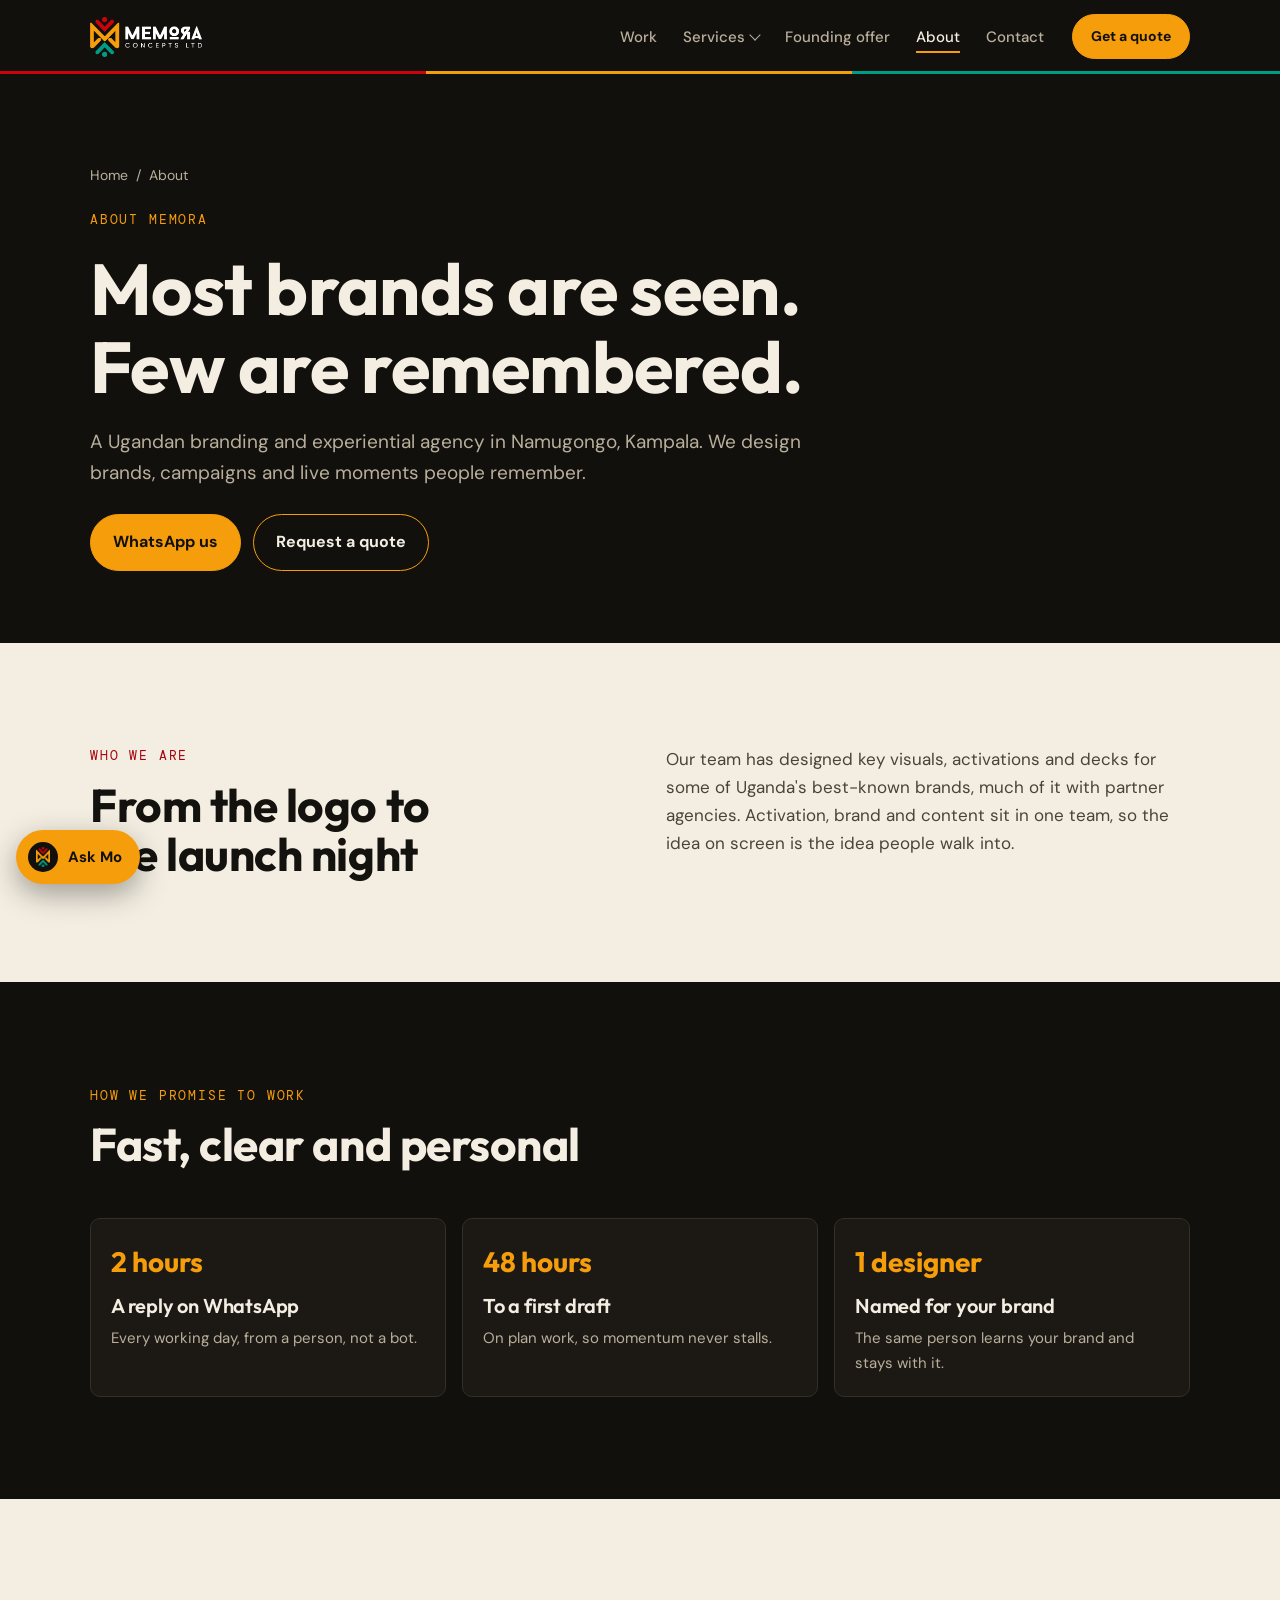
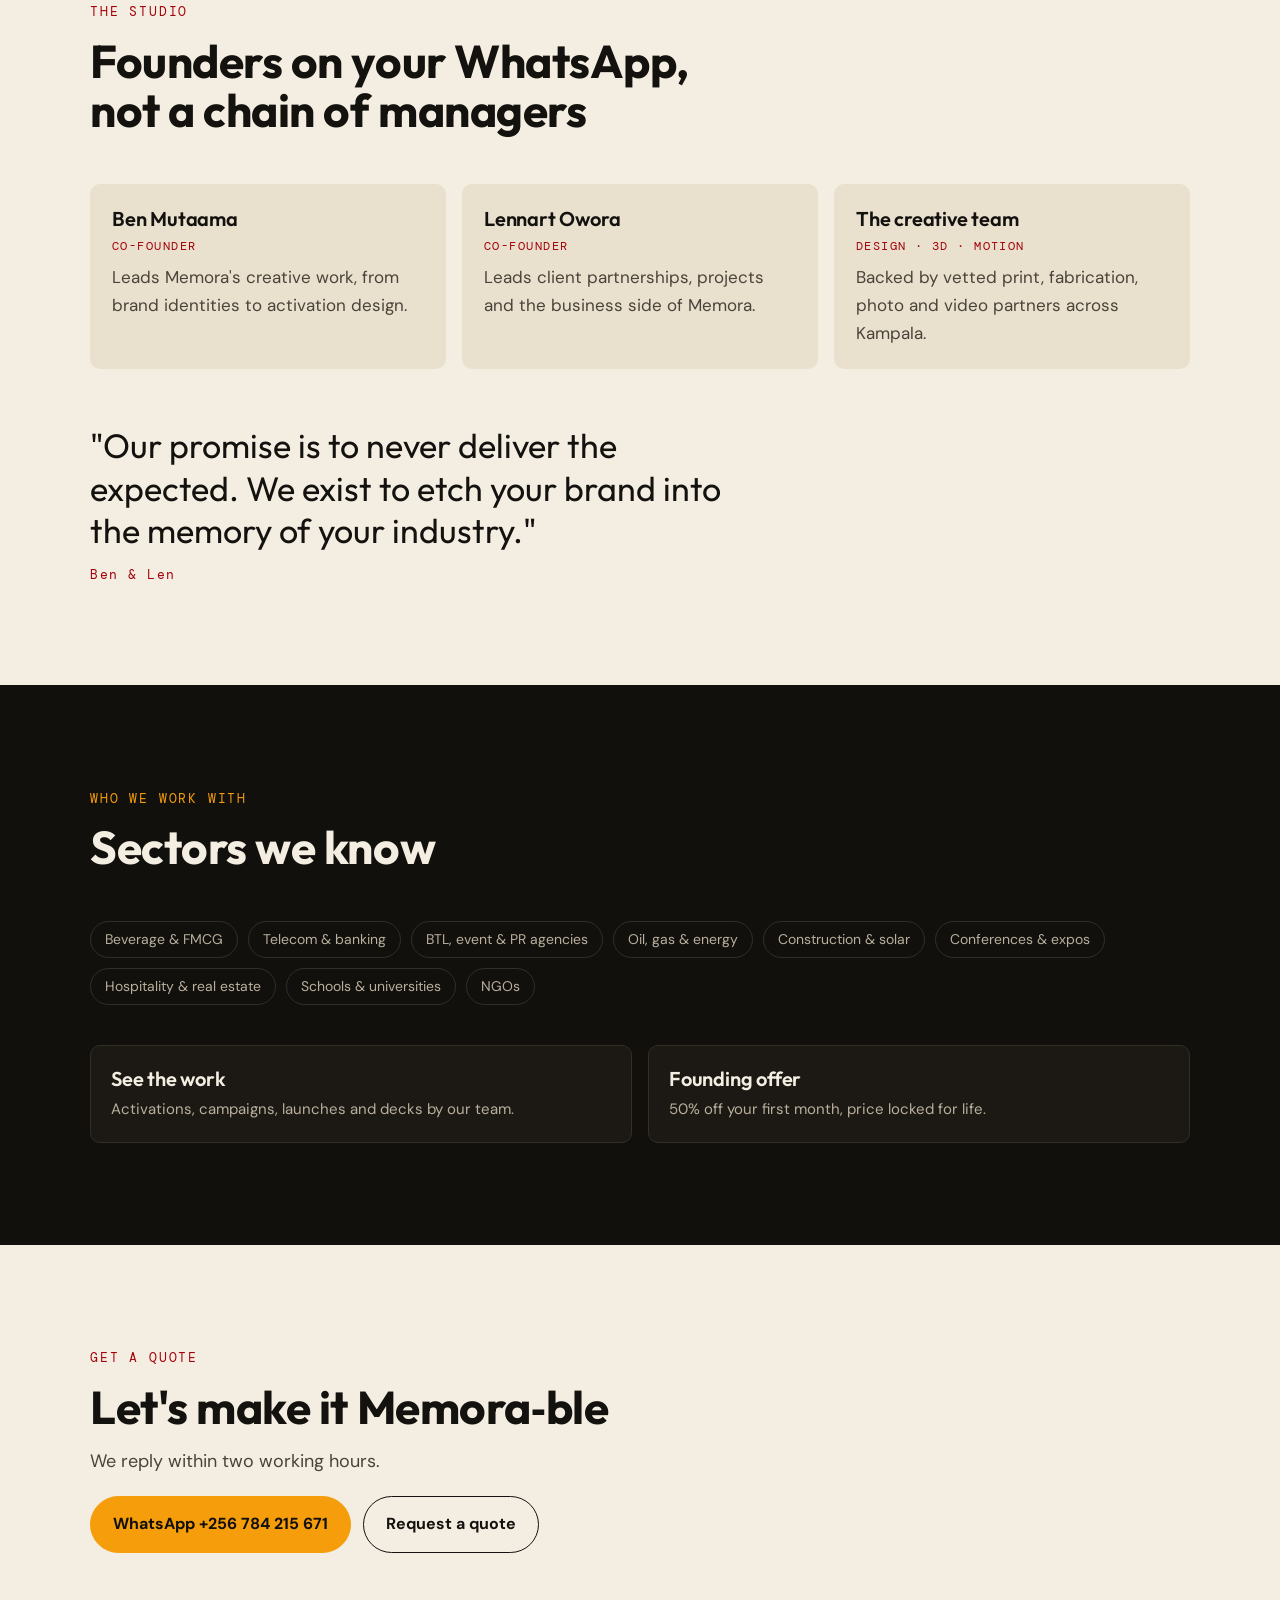
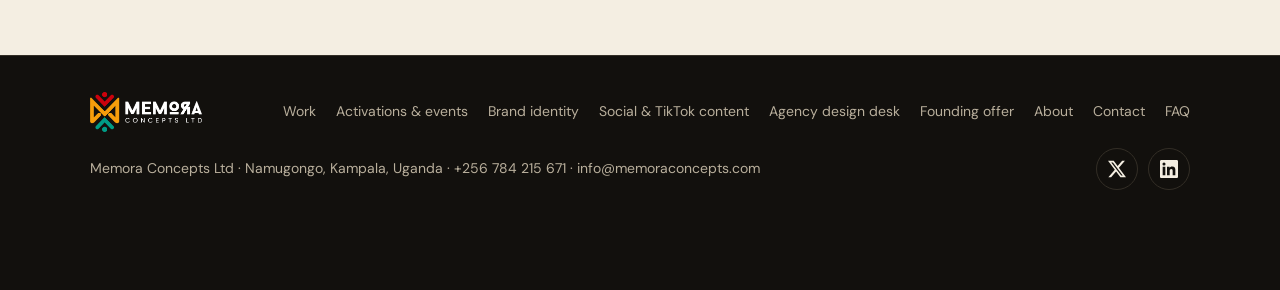
<file: about/index.html>
<!doctype html>
<html lang="en">
<head>
<meta charset="utf-8">
<script>document.documentElement.classList.add('js')</script>
<meta name="viewport" content="width=device-width,initial-scale=1,viewport-fit=cover">
<title>About Memora Concepts | Branding &amp; Experiential Agency in Namugongo, Kampala</title>
<meta name="description" content="Memora Concepts Ltd is a Ugandan branding and experiential agency in Namugongo, Kampala, founded by Ben Mutaama and Lennart Owora. Built to be remembered.">
<link rel="canonical" href="https://memoraconcepts.com/about/">
<meta name="geo.region" content="UG-102">
<meta name="geo.placename" content="Namugongo, Kampala">
<meta property="og:site_name" content="Memora">
<meta property="og:locale" content="en_UG">
<meta property="og:type" content="website">
<meta property="og:title" content="About Memora">
<meta property="og:description" content="Memora Concepts Ltd is a Ugandan branding and experiential agency in Namugongo, Kampala, founded by Ben Mutaama and Lennart Owora. Built to be remembered.">
<meta property="og:url" content="https://memoraconcepts.com/about/">
<meta property="og:image" content="https://memoraconcepts.com/img/og.jpg">
<meta name="twitter:card" content="summary_large_image">
<meta name="theme-color" content="#12100D">
<link rel="icon" type="image/png" href="/img/favicon.png">
<link rel="preconnect" href="https://fonts.googleapis.com">
<link rel="preconnect" href="https://fonts.gstatic.com" crossorigin>
<link rel="stylesheet" href="https://fonts.googleapis.com/css2?family=Outfit:wght@500;600;700&family=DM+Sans:opsz,wght@9..40,400;9..40,500;9..40,700&family=DM+Mono:wght@400;500&display=swap">
<link rel="stylesheet" href="/css/page.css?v=7">
<script type="application/ld+json">{"@context": "https://schema.org", "@type": "AboutPage", "url": "https://memoraconcepts.com/about/", "name": "About Memora", "mainEntity": {"@type": "ProfessionalService", "@id": "https://memoraconcepts.com/#org", "name": "Memora Concepts Ltd", "url": "https://memoraconcepts.com/", "alternateName": ["Memora", "Memora Concepts"], "slogan": "Built to be remembered", "address": {"@type": "PostalAddress", "addressLocality": "Namugongo, Kampala", "addressCountry": "UG"}, "founder": [{"@type": "Person", "name": "Ben Mutaama"}, {"@type": "Person", "name": "Lennart Owora"}], "sameAs": ["https://www.linkedin.com/company/memora-concepts-ltd/", "https://x.com/memoraug"]}}</script>
<script type="application/ld+json">{"@context": "https://schema.org", "@type": "BreadcrumbList", "itemListElement": [{"@type": "ListItem", "position": 1, "name": "Home", "item": "https://memoraconcepts.com/"}, {"@type": "ListItem", "position": 2, "name": "About", "item": "https://memoraconcepts.com/about/"}]}</script>
<link rel="stylesheet" href="/css/nav.css?v=4">
<link rel="stylesheet" href="/css/mo.css?v=1">
</head>
<body>
<header class="top"><div class="wrap">
  <a class="brand" href="/" aria-label="Memora home"><img src="/img/logo_colour.png" alt="Memora Concepts Ltd" width="884" height="315"></a>
  <nav class="site-nav" id="site-nav" aria-label="Main">
    <a href="/work/">Work</a>
    <div class="dd">
      <button class="dd-btn" type="button" aria-expanded="false" aria-controls="dd-services">Services</button>
      <div class="dd-menu" id="dd-services">
        <a href="/activations/"><b>Activations &amp; events</b><span>Booths, launches, expos and on-site set-up</span></a>
        <a href="/branding/"><b>Brand identity &amp; logos</b><span>Logos, brand kits and company profiles</span></a>
        <a href="/content/"><b>Social &amp; TikTok content</b><span>Short video, key visuals and monthly content</span></a>
        <a href="/agency-design-desk/"><b>Agency design desk</b><span>Design support under your agency&#x27;s name</span></a>
      </div>
    </div>
    <a href="/founding-offer/">Founding offer</a>
    <a href="/about/" aria-current="page">About</a>
    <a href="/contact/">Contact</a>
  </nav>
  <a class="btn btn-gold top-cta" href="/contact/">Get a quote</a>
  <button class="menu-btn" type="button" aria-expanded="false" aria-controls="site-nav">Menu</button>
</div></header>
<main>
  <section class="hero hero-plain">
    <div class="wrap">
      <nav class="crumbs" aria-label="Breadcrumb"><a href="/">Home</a><span aria-hidden="true">/</span><span>About</span></nav>
      <div class="hero-copy">
        <p class="eyebrow">About Memora</p>
        <h1>Most brands are seen. Few are remembered.</h1>
        <p class="sub">A Ugandan branding and experiential agency in Namugongo, Kampala. We design brands, campaigns and live moments people remember.</p>
        <div class="cta-row"><a class="btn btn-gold" href="https://wa.me/256784215671">WhatsApp us</a><a class="btn btn-ghost" href="/contact/">Request a quote</a></div>
      </div>
    </div>
  </section>
  <section class="paper">
    <div class="wrap cols">
      <div class="sec-head" style="margin-bottom:0"><p class="eyebrow">Who we are</p><h2>From the logo to the launch night</h2></div>
      <div class="prose"><p>Our team has designed key visuals, activations and decks for some of Uganda&#x27;s best-known brands, much of it with partner agencies. Activation, brand and content sit in one team, so the idea on screen is the idea people walk into.</p></div>
    </div>
  </section>
  <section>
    <div class="wrap">
      <div class="sec-head"><p class="eyebrow">How we promise to work</p><h2>Fast, clear and personal</h2></div>
      <ol class="steps steps-3">
        <li><span class="n">2 hours</span><h3>A reply on WhatsApp</h3><span>Every working day, from a person, not a bot.</span></li>
        <li><span class="n">48 hours</span><h3>To a first draft</h3><span>On plan work, so momentum never stalls.</span></li>
        <li><span class="n">1 designer</span><h3>Named for your brand</h3><span>The same person learns your brand and stays with it.</span></li>
      </ol>
    </div>
  </section>
  <section class="paper">
    <div class="wrap">
      <div class="sec-head"><p class="eyebrow">The studio</p><h2>Founders on your WhatsApp, not a chain of managers</h2></div>
      <div class="people">
        <div class="person"><h3>Ben Mutaama</h3><p class="role">Co-founder</p><p>Leads Memora's creative work, from brand identities to activation design.</p></div>
        <div class="person"><h3>Lennart Owora</h3><p class="role">Co-founder</p><p>Leads client partnerships, projects and the business side of Memora.</p></div>
        <div class="person"><h3>The creative team</h3><p class="role">Design · 3D · motion</p><p>Backed by vetted print, fabrication, photo and video partners across Kampala.</p></div>
      </div>
      <blockquote class="quote">"Our promise is to never deliver the expected. We exist to etch your brand into the memory of your industry."<cite>Ben &amp; Len</cite></blockquote>
    </div>
  </section>
  <section>
    <div class="wrap">
      <div class="sec-head"><p class="eyebrow">Who we work with</p><h2>Sectors we know</h2></div>
      <div class="tags tags-dark"><span>Beverage &amp; FMCG</span><span>Telecom &amp; banking</span><span>BTL, event &amp; PR agencies</span><span>Oil, gas &amp; energy</span><span>Construction &amp; solar</span><span>Conferences &amp; expos</span><span>Hospitality &amp; real estate</span><span>Schools &amp; universities</span><span>NGOs</span></div>
      <div class="related" style="margin-top:40px">
        <a href="/work/"><h3>See the work</h3><span>Activations, campaigns, launches and decks by our team.</span></a>
        <a href="/founding-offer/"><h3>Founding offer</h3><span>50% off your first month, price locked for life.</span></a>
      </div>
    </div>
  </section>
  <section class="paper">
    <div class="wrap contact-band">
      <div class="sec-head" style="margin-bottom:0">
        <p class="eyebrow">Get a quote</p>
        <h2>Let's make it Memora&#8209;ble</h2>
        <p class="lede">We reply within two working hours.</p>
        <div class="cta-row"><a class="btn btn-gold" href="https://wa.me/256784215671">WhatsApp +256 784 215 671</a><a class="btn btn-ghost" href="/contact/">Request a quote</a></div>
      </div>
    </div>
  </section>
</main>
<footer><div class="wrap">
  <a href="/"><img src="/img/logo_colour.png" alt="Memora Concepts Ltd" width="884" height="315"></a>
  <nav aria-label="Site"><a href="/work/">Work</a><a href="/activations/">Activations &amp; events</a><a href="/branding/">Brand identity</a><a href="/content/">Social &amp; TikTok content</a><a href="/agency-design-desk/">Agency design desk</a><a href="/founding-offer/">Founding offer</a><a href="/about/">About</a><a href="/contact/">Contact</a><a href="/#faq">FAQ</a></nav>
  <div class="social"><a href="https://x.com/memoraug" target="_blank" rel="noopener" aria-label="Memora on X" title="Memora on X"><svg viewBox="0 0 24 24" width="18" height="18" aria-hidden="true" focusable="false"><path fill="currentColor" d="M18.901 1.153h3.68l-8.04 9.19L24 22.846h-7.406l-5.8-7.584-6.638 7.584H.474l8.6-9.83L0 1.154h7.594l5.243 6.932ZM17.61 20.644h2.039L6.486 3.24H4.298Z"/></svg></a><a href="https://www.linkedin.com/company/memora-concepts-ltd/" target="_blank" rel="noopener" aria-label="Memora on LinkedIn" title="Memora on LinkedIn"><svg viewBox="0 0 24 24" width="18" height="18" aria-hidden="true" focusable="false"><path fill="currentColor" d="M20.447 20.452h-3.554v-5.569c0-1.328-.027-3.037-1.852-3.037-1.853 0-2.136 1.445-2.136 2.939v5.667H9.351V9h3.414v1.561h.046c.477-.937 1.637-1.85 3.37-1.85 3.601 0 4.267 2.37 4.267 4.455v6.286zM5.337 7.433a2.064 2.064 0 1 1 0-4.128 2.064 2.064 0 0 1 0 4.128zm1.782 13.019H3.555V9h3.564v11.452zM22.225 0H1.771C.792 0 0 .774 0 1.729v20.542C0 23.227.792 24 1.771 24h20.451C23.2 24 24 23.227 24 22.271V1.729C24 .774 23.2 0 22.222 0h.003z"/></svg></a></div>
  <span>Memora Concepts Ltd · Namugongo, Kampala, Uganda · +256 784 215 671 · info@memoraconcepts.com</span>
</div></footer>
<script src="/js/nav.js?v=1" defer></script>
<script src="/js/mo.js?v=2" defer></script>
</body>
</html>
</file>
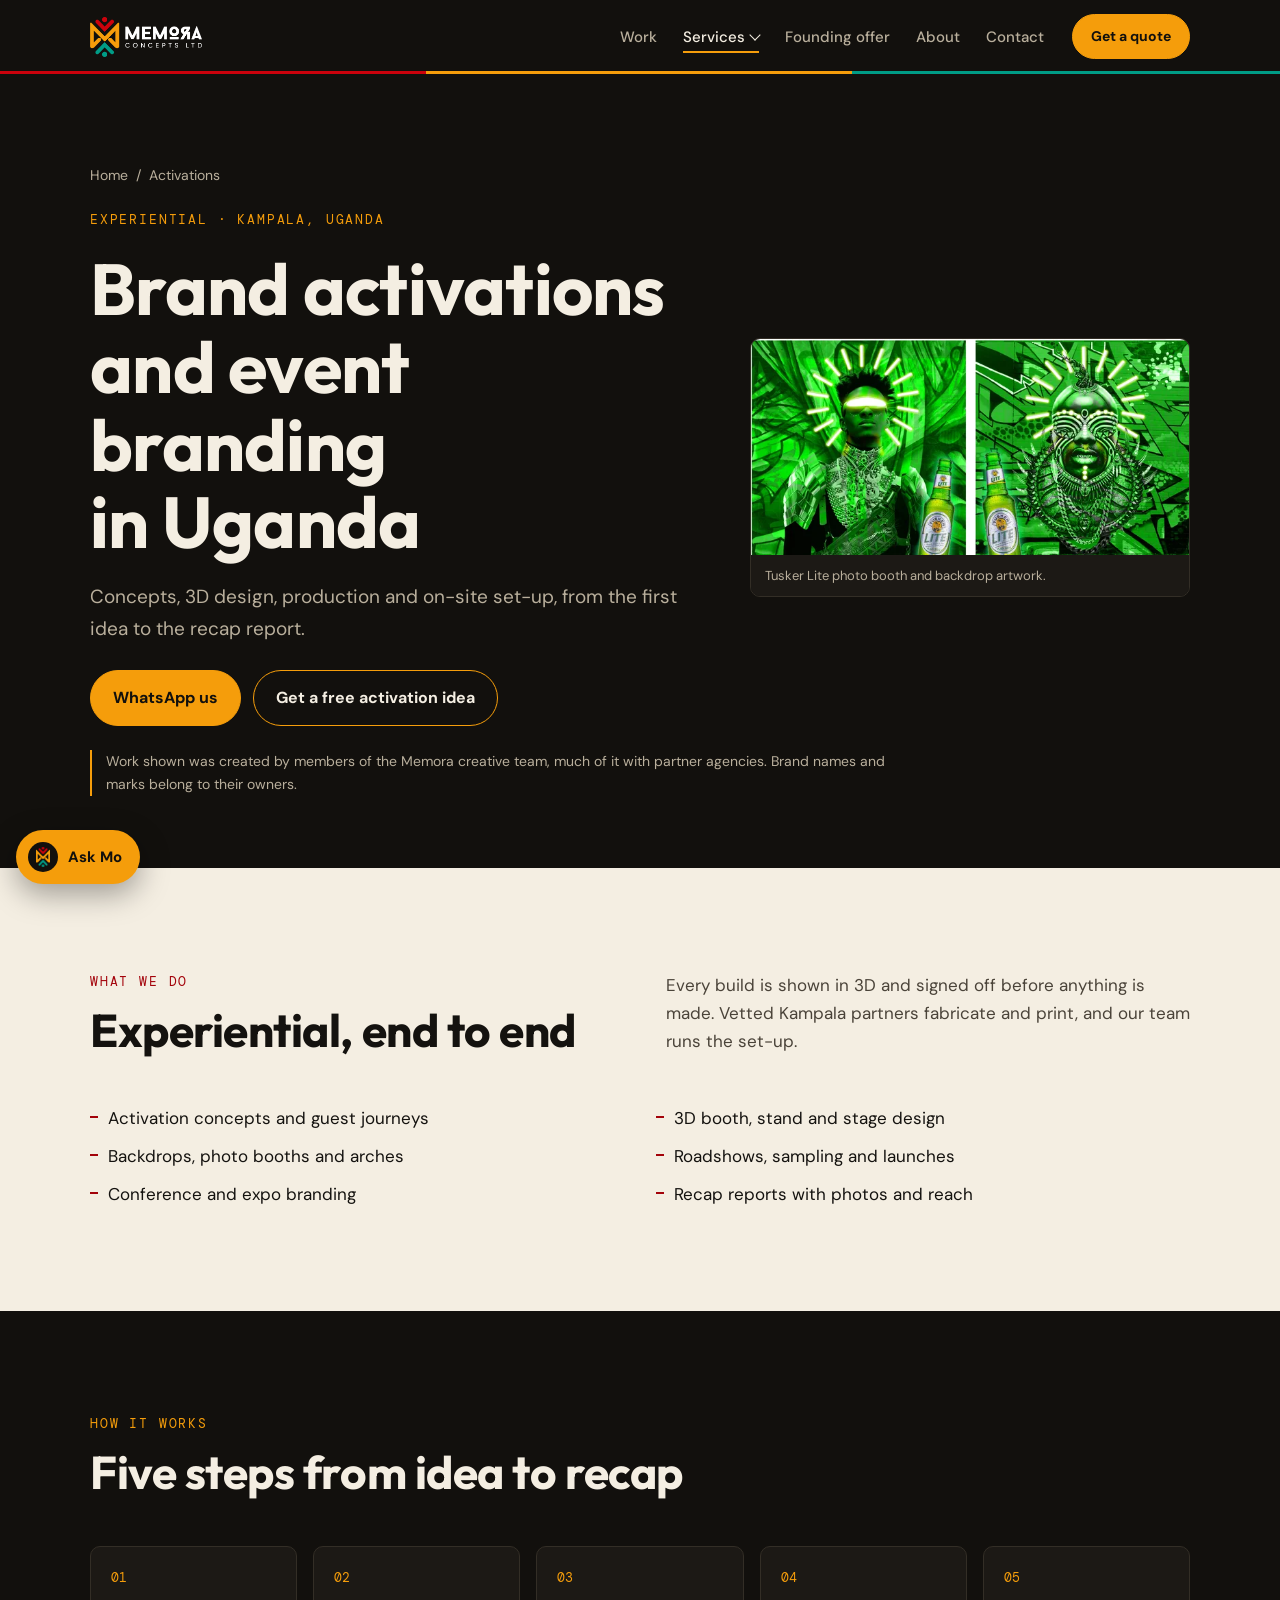
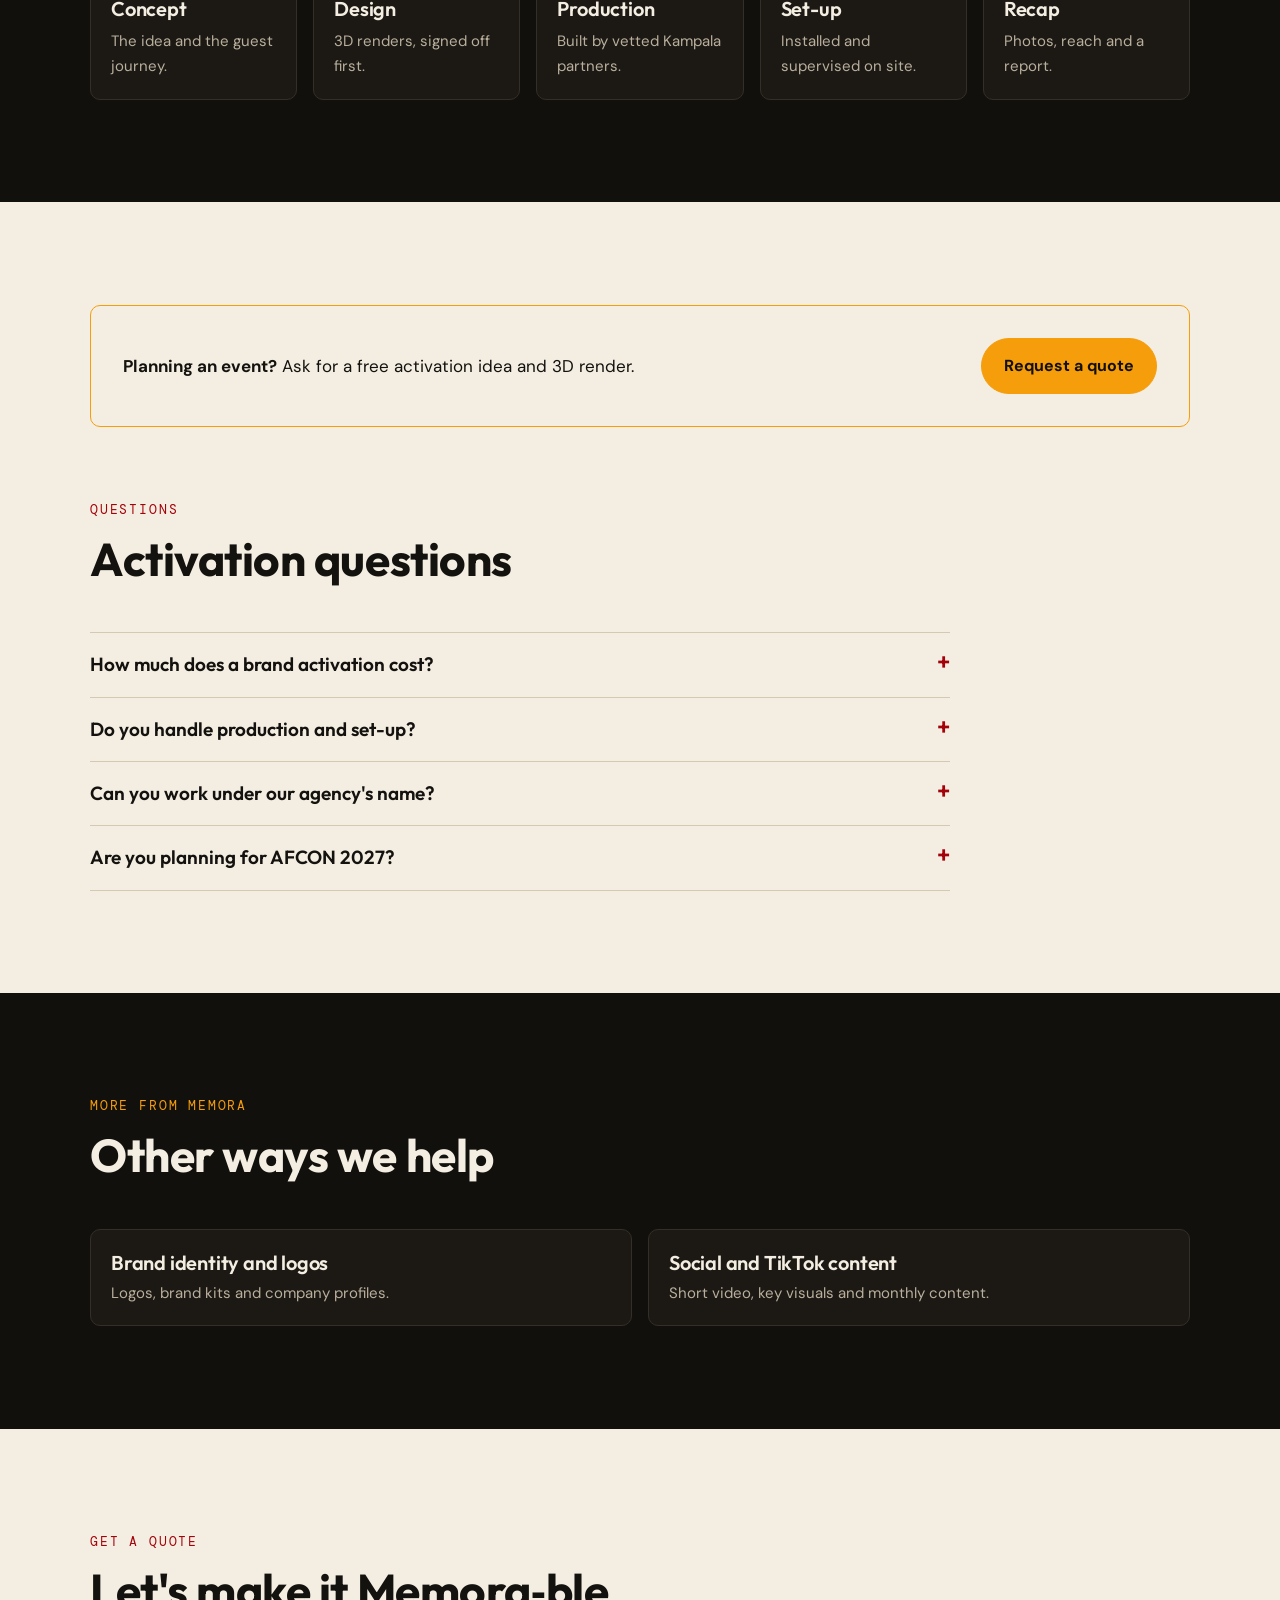
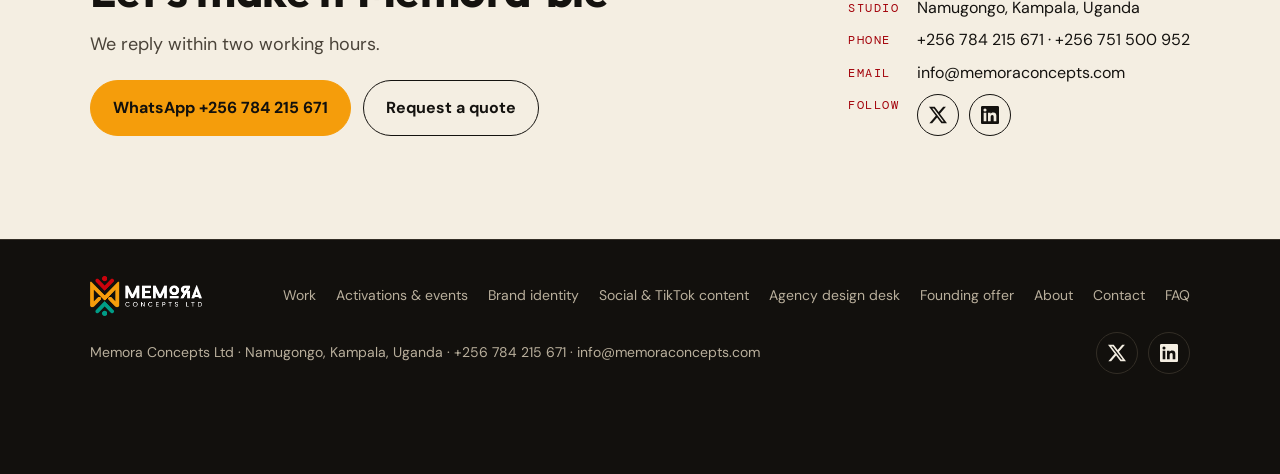
<file: activations/index.html>
<!doctype html>
<html lang="en">
<head>
<meta charset="utf-8">
<script>document.documentElement.classList.add('js')</script>
<meta name="viewport" content="width=device-width,initial-scale=1,viewport-fit=cover">
<title>Brand Activation &amp; Event Branding Agency in Kampala, Uganda | Memora</title>
<meta name="description" content="Brand activations, 3D booth and stand design, backdrops, photo booths, launches and expo set-ups in Kampala. Concept to recap, by Memora in Namugongo.">
<link rel="canonical" href="https://memoraconcepts.com/activations/">
<meta name="geo.region" content="UG-102">
<meta name="geo.placename" content="Namugongo, Kampala">
<meta property="og:site_name" content="Memora">
<meta property="og:locale" content="en_UG">
<meta property="og:type" content="website">
<meta property="og:title" content="Brand activations &amp; event branding in Uganda | Memora">
<meta property="og:description" content="Brand activations, 3D booth and stand design, backdrops, photo booths, launches and expo set-ups in Kampala. Concept to recap, by Memora in Namugongo.">
<meta property="og:url" content="https://memoraconcepts.com/activations/">
<meta property="og:image" content="https://memoraconcepts.com/img/og.jpg">
<meta name="twitter:card" content="summary_large_image">
<meta name="theme-color" content="#12100D">
<link rel="icon" type="image/png" href="/img/favicon.png">
<link rel="preconnect" href="https://fonts.googleapis.com">
<link rel="preconnect" href="https://fonts.gstatic.com" crossorigin>
<link rel="stylesheet" href="https://fonts.googleapis.com/css2?family=Outfit:wght@500;600;700&family=DM+Sans:opsz,wght@9..40,400;9..40,500;9..40,700&family=DM+Mono:wght@400;500&display=swap">
<link rel="stylesheet" href="/css/page.css?v=7">
<script type="application/ld+json">{"@context": "https://schema.org", "@type": "Service", "name": "Brand activation and event branding", "serviceType": "Experiential marketing", "url": "https://memoraconcepts.com/activations/", "description": "Concepts, 3D design, production and on-site set-up, from the first idea to the recap report.", "provider": {"@type": "ProfessionalService", "@id": "https://memoraconcepts.com/#org", "name": "Memora Concepts Ltd", "url": "https://memoraconcepts.com/", "sameAs": ["https://www.linkedin.com/company/memora-concepts-ltd/", "https://x.com/memoraug"]}, "areaServed": [{"@type": "City", "name": "Kampala"}, {"@type": "Country", "name": "Uganda"}]}</script>
<script type="application/ld+json">{"@context": "https://schema.org", "@type": "BreadcrumbList", "itemListElement": [{"@type": "ListItem", "position": 1, "name": "Home", "item": "https://memoraconcepts.com/"}, {"@type": "ListItem", "position": 2, "name": "Activations", "item": "https://memoraconcepts.com/activations/"}]}</script>
<script type="application/ld+json">{"@context": "https://schema.org", "@type": "FAQPage", "mainEntity": [{"@type": "Question", "name": "How much does a brand activation cost?", "acceptedAnswer": {"@type": "Answer", "text": "Every activation is quoted to your brief, venue and scale. Send us the details and we'll share a quotation."}}, {"@type": "Question", "name": "Do you handle production and set-up?", "acceptedAnswer": {"@type": "Answer", "text": "Yes. We design in 3D, manage fabrication and print with vetted Kampala partners, and supervise set-up on site."}}, {"@type": "Question", "name": "Can you work under our agency's name?", "acceptedAnswer": {"@type": "Answer", "text": "Yes, through our agency design desk, with an NDA as standard."}}, {"@type": "Question", "name": "Are you planning for AFCON 2027?", "acceptedAnswer": {"@type": "Answer", "text": "Yes. We're taking briefs for fan zones, viewing parties and match-day content for June–July 2027."}}]}</script>
<link rel="stylesheet" href="/css/nav.css?v=4">
<link rel="stylesheet" href="/css/mo.css?v=1">
</head>
<body>
<header class="top"><div class="wrap">
  <a class="brand" href="/" aria-label="Memora home"><img src="/img/logo_colour.png" alt="Memora Concepts Ltd" width="884" height="315"></a>
  <nav class="site-nav" id="site-nav" aria-label="Main">
    <a href="/work/">Work</a>
    <div class="dd">
      <button class="dd-btn is-current" type="button" aria-expanded="false" aria-controls="dd-services">Services</button>
      <div class="dd-menu" id="dd-services">
        <a href="/activations/" aria-current="page"><b>Activations &amp; events</b><span>Booths, launches, expos and on-site set-up</span></a>
        <a href="/branding/"><b>Brand identity &amp; logos</b><span>Logos, brand kits and company profiles</span></a>
        <a href="/content/"><b>Social &amp; TikTok content</b><span>Short video, key visuals and monthly content</span></a>
        <a href="/agency-design-desk/"><b>Agency design desk</b><span>Design support under your agency&#x27;s name</span></a>
      </div>
    </div>
    <a href="/founding-offer/">Founding offer</a>
    <a href="/about/">About</a>
    <a href="/contact/">Contact</a>
  </nav>
  <a class="btn btn-gold top-cta" href="/contact/">Get a quote</a>
  <button class="menu-btn" type="button" aria-expanded="false" aria-controls="site-nav">Menu</button>
</div></header>
<main>
  <section class="hero">
    <div class="wrap">
      <nav class="crumbs" aria-label="Breadcrumb"><a href="/">Home</a><span aria-hidden="true">/</span><span>Activations</span></nav>
      <div class="hero-grid">
        <div class="hero-copy">
          <p class="eyebrow">Experiential · Kampala, Uganda</p>
          <h1>Brand activations and event branding in Uganda</h1>
          <p class="sub">Concepts, 3D design, production and on-site set-up, from the first idea to the recap report.</p>
          <div class="cta-row">
            <a class="btn btn-gold" href="https://wa.me/256784215671?text=Hello Memora, I&#x27;d like to talk about an activation or event.">WhatsApp us</a>
            <a class="btn btn-ghost" href="/contact/">Get a free activation idea</a>
          </div>
        </div>
        <figure><img src="/img/tusker_booth.webp?v=2" srcset="/img/tusker_booth-640.webp?v=2 640w, /img/tusker_booth.webp?v=2 1200w, /img/tusker_booth-2000.webp?v=2 2000w" sizes="(max-width:860px) calc(100vw - 32px), 520px" alt="Tusker Lite photo booth and backdrop artwork designed by the Memora team" width="1200" height="591" loading="eager"><figcaption>Tusker Lite photo booth and backdrop artwork.</figcaption></figure>
      </div>
      <p class="credit">Work shown was created by members of the Memora creative team, much of it with partner agencies. Brand names and marks belong to their owners.</p>
    </div>
  </section>

  <section class="paper">
    <div class="wrap cols">
      <div class="sec-head" style="margin-bottom:0">
        <p class="eyebrow">What we do</p>
        <h2>Experiential, end to end</h2>
      </div>
      <div class="prose"><p>Every build is shown in 3D and signed off before anything is made. Vetted Kampala partners fabricate and print, and our team runs the set-up.</p></div>
    </div>
    <div class="wrap" style="margin-top:clamp(28px,4vw,48px)">
      <ul class="list"><li>Activation concepts and guest journeys</li><li>3D booth, stand and stage design</li><li>Backdrops, photo booths and arches</li><li>Roadshows, sampling and launches</li><li>Conference and expo branding</li><li>Recap reports with photos and reach</li></ul>
    </div>
  </section>

  <section>
    <div class="wrap">
      <div class="sec-head"><p class="eyebrow">How it works</p><h2>Five steps from idea to recap</h2></div>
      <ol class="steps"><li><span class="n">01</span><h3>Concept</h3><span>The idea and the guest journey.</span></li><li><span class="n">02</span><h3>Design</h3><span>3D renders, signed off first.</span></li><li><span class="n">03</span><h3>Production</h3><span>Built by vetted Kampala partners.</span></li><li><span class="n">04</span><h3>Set-up</h3><span>Installed and supervised on site.</span></li><li><span class="n">05</span><h3>Recap</h3><span>Photos, reach and a report.</span></li></ol>
    </div>
  </section>

  <section class="paper">
    <div class="wrap">
      <div class="offer" role="note" style="margin-top:0"><p><b>Planning an event?</b> Ask for a free activation idea and 3D render.</p><a class="btn btn-gold" href="/contact/">Request a quote</a></div>
      <div class="sec-head" style="margin-top:clamp(40px,6vw,72px)"><p class="eyebrow">Questions</p><h2>Activation questions</h2></div>
      <div class="faq"><details><summary>How much does a brand activation cost?</summary><p>Every activation is quoted to your brief, venue and scale. Send us the details and we&#x27;ll share a quotation.</p></details><details><summary>Do you handle production and set-up?</summary><p>Yes. We design in 3D, manage fabrication and print with vetted Kampala partners, and supervise set-up on site.</p></details><details><summary>Can you work under our agency&#x27;s name?</summary><p>Yes, through our <a href="/agency-design-desk/">agency design desk</a>, with an NDA as standard.</p></details><details><summary>Are you planning for AFCON 2027?</summary><p>Yes. We&#x27;re taking briefs for fan zones, viewing parties and match-day content for June–July 2027.</p></details></div>
    </div>
  </section>

  <section>
    <div class="wrap">
      <div class="sec-head"><p class="eyebrow">More from Memora</p><h2>Other ways we help</h2></div>
      <div class="related"><a href="/branding/"><h3>Brand identity and logos</h3><span>Logos, brand kits and company profiles.</span></a><a href="/content/"><h3>Social and TikTok content</h3><span>Short video, key visuals and monthly content.</span></a></div>
    </div>
  </section>

  <section class="paper">
    <div class="wrap contact-band">
      <div class="sec-head" style="margin-bottom:0">
        <p class="eyebrow">Get a quote</p>
        <h2>Let's make it Memora&#8209;ble</h2>
        <p class="lede">We reply within two working hours.</p>
        <div class="cta-row"><a class="btn btn-gold" href="https://wa.me/256784215671?text=Hello Memora, I&#x27;d like to talk about an activation or event.">WhatsApp +256 784 215 671</a><a class="btn btn-ghost" href="/contact/">Request a quote</a></div>
      </div>
      <dl>
        <dt>Studio</dt><dd>Namugongo, Kampala, Uganda</dd>
        <dt>Phone</dt><dd>+256 784 215 671 · +256 751 500 952</dd>
        <dt>Email</dt><dd>info@memoraconcepts.com</dd>
        <dt>Follow</dt><dd><div class="social social-paper"><a href="https://x.com/memoraug" target="_blank" rel="noopener" aria-label="Memora on X" title="Memora on X"><svg viewBox="0 0 24 24" width="18" height="18" aria-hidden="true" focusable="false"><path fill="currentColor" d="M18.901 1.153h3.68l-8.04 9.19L24 22.846h-7.406l-5.8-7.584-6.638 7.584H.474l8.6-9.83L0 1.154h7.594l5.243 6.932ZM17.61 20.644h2.039L6.486 3.24H4.298Z"/></svg></a><a href="https://www.linkedin.com/company/memora-concepts-ltd/" target="_blank" rel="noopener" aria-label="Memora on LinkedIn" title="Memora on LinkedIn"><svg viewBox="0 0 24 24" width="18" height="18" aria-hidden="true" focusable="false"><path fill="currentColor" d="M20.447 20.452h-3.554v-5.569c0-1.328-.027-3.037-1.852-3.037-1.853 0-2.136 1.445-2.136 2.939v5.667H9.351V9h3.414v1.561h.046c.477-.937 1.637-1.85 3.37-1.85 3.601 0 4.267 2.37 4.267 4.455v6.286zM5.337 7.433a2.064 2.064 0 1 1 0-4.128 2.064 2.064 0 0 1 0 4.128zm1.782 13.019H3.555V9h3.564v11.452zM22.225 0H1.771C.792 0 0 .774 0 1.729v20.542C0 23.227.792 24 1.771 24h20.451C23.2 24 24 23.227 24 22.271V1.729C24 .774 23.2 0 22.222 0h.003z"/></svg></a></div></dd>
      </dl>
    </div>
  </section>
</main>
<footer><div class="wrap">
  <a href="/"><img src="/img/logo_colour.png" alt="Memora Concepts Ltd" width="884" height="315"></a>
  <nav aria-label="Site"><a href="/work/">Work</a><a href="/activations/">Activations &amp; events</a><a href="/branding/">Brand identity</a><a href="/content/">Social &amp; TikTok content</a><a href="/agency-design-desk/">Agency design desk</a><a href="/founding-offer/">Founding offer</a><a href="/about/">About</a><a href="/contact/">Contact</a><a href="/#faq">FAQ</a></nav>
  <div class="social"><a href="https://x.com/memoraug" target="_blank" rel="noopener" aria-label="Memora on X" title="Memora on X"><svg viewBox="0 0 24 24" width="18" height="18" aria-hidden="true" focusable="false"><path fill="currentColor" d="M18.901 1.153h3.68l-8.04 9.19L24 22.846h-7.406l-5.8-7.584-6.638 7.584H.474l8.6-9.83L0 1.154h7.594l5.243 6.932ZM17.61 20.644h2.039L6.486 3.24H4.298Z"/></svg></a><a href="https://www.linkedin.com/company/memora-concepts-ltd/" target="_blank" rel="noopener" aria-label="Memora on LinkedIn" title="Memora on LinkedIn"><svg viewBox="0 0 24 24" width="18" height="18" aria-hidden="true" focusable="false"><path fill="currentColor" d="M20.447 20.452h-3.554v-5.569c0-1.328-.027-3.037-1.852-3.037-1.853 0-2.136 1.445-2.136 2.939v5.667H9.351V9h3.414v1.561h.046c.477-.937 1.637-1.85 3.37-1.85 3.601 0 4.267 2.37 4.267 4.455v6.286zM5.337 7.433a2.064 2.064 0 1 1 0-4.128 2.064 2.064 0 0 1 0 4.128zm1.782 13.019H3.555V9h3.564v11.452zM22.225 0H1.771C.792 0 0 .774 0 1.729v20.542C0 23.227.792 24 1.771 24h20.451C23.2 24 24 23.227 24 22.271V1.729C24 .774 23.2 0 22.222 0h.003z"/></svg></a></div>
  <span>Memora Concepts Ltd · Namugongo, Kampala, Uganda · +256 784 215 671 · info@memoraconcepts.com</span>
</div></footer>
<script src="/js/nav.js?v=1" defer></script>
<script src="/js/mo.js?v=2" defer></script>
</body>
</html>
</file>
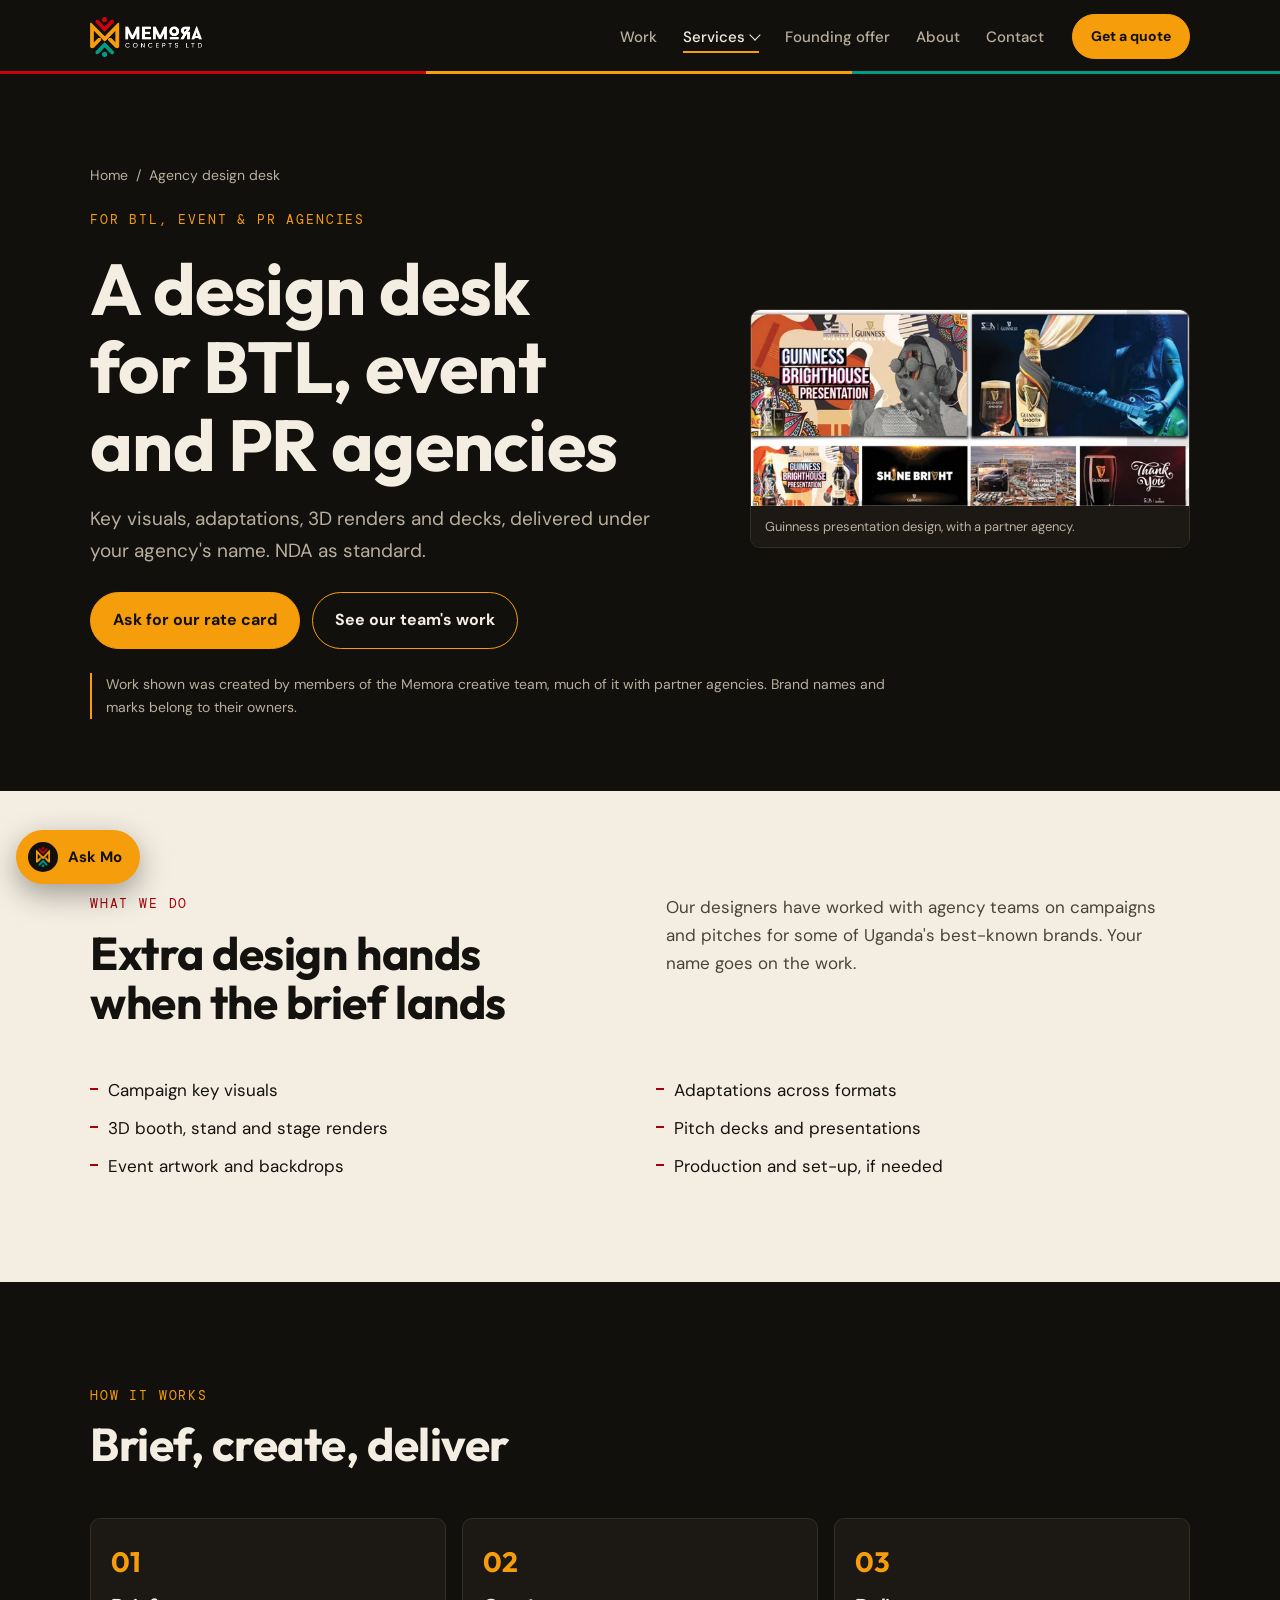
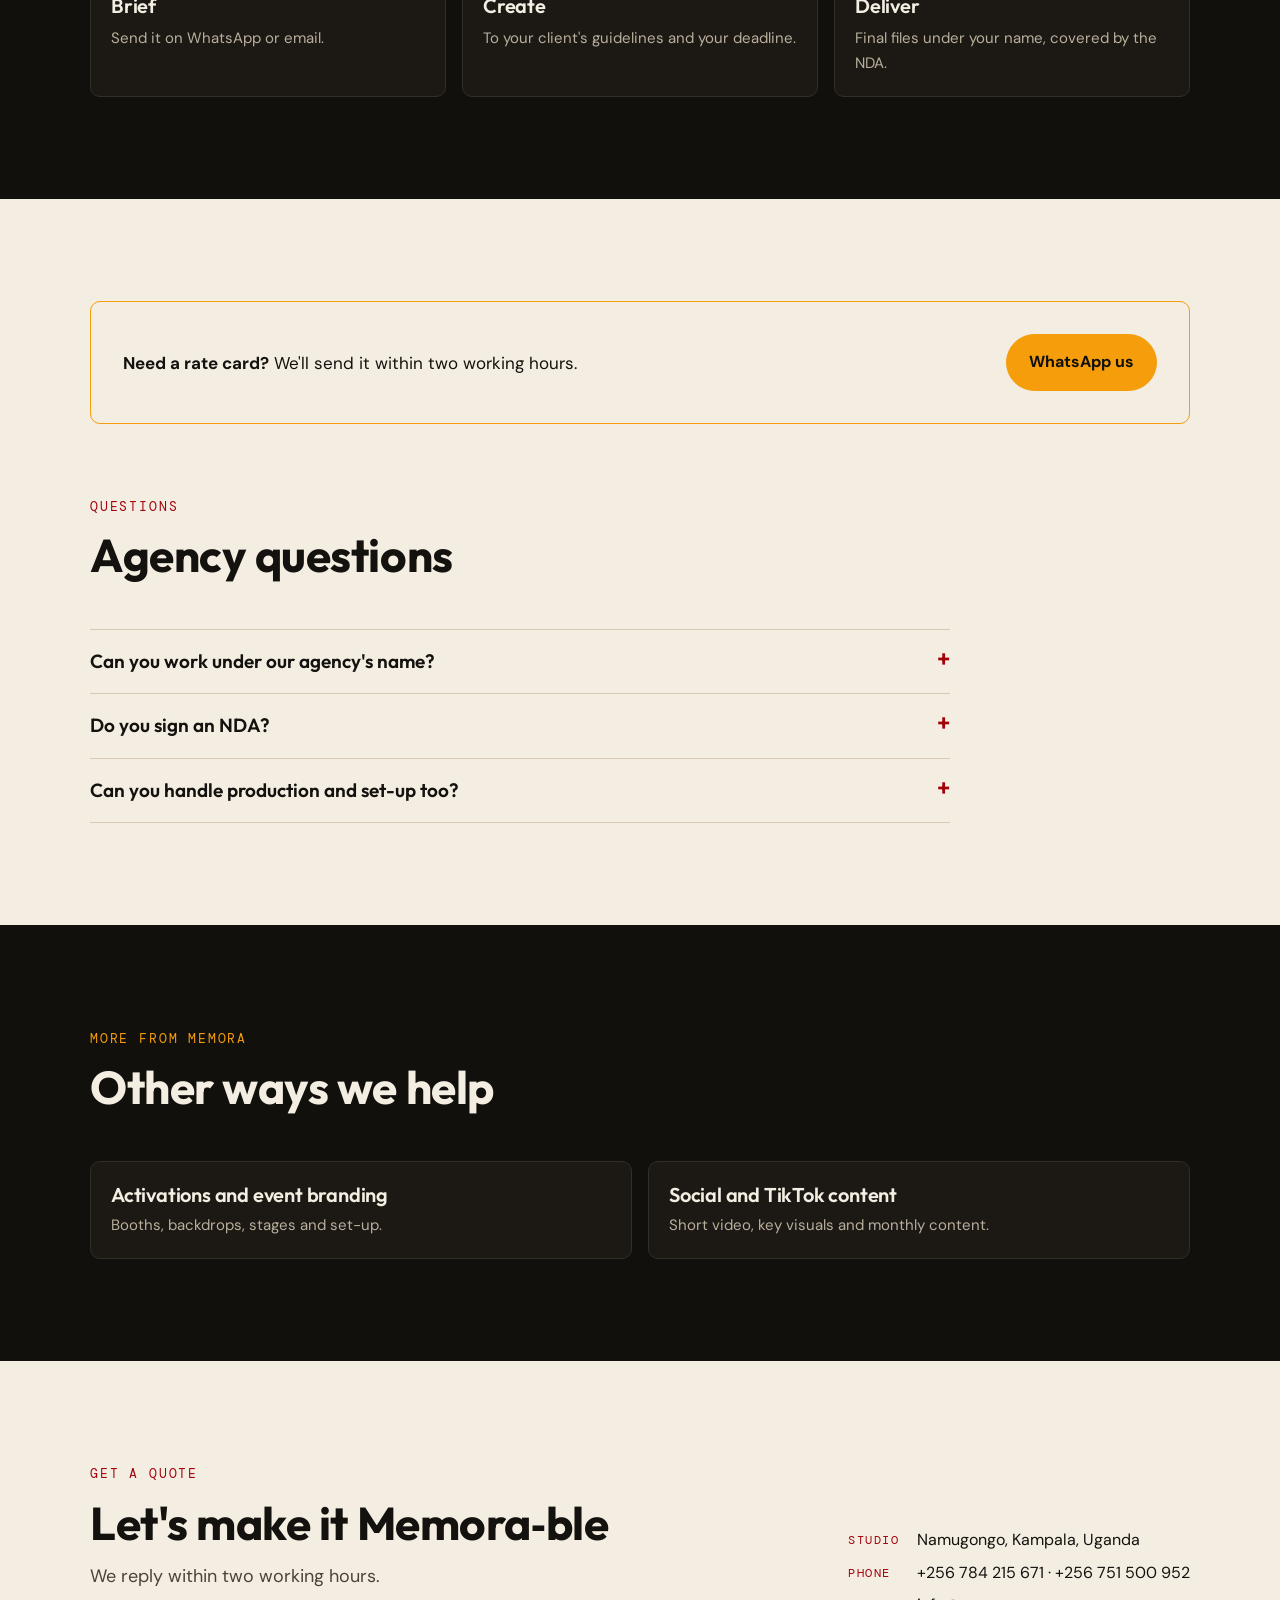
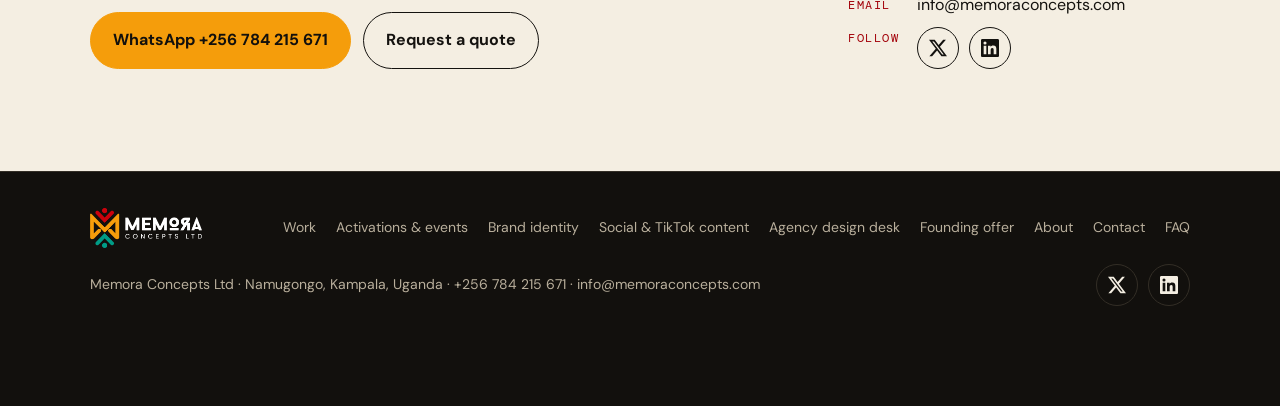
<file: agency-design-desk/index.html>
<!doctype html>
<html lang="en">
<head>
<meta charset="utf-8">
<script>document.documentElement.classList.add('js')</script>
<meta name="viewport" content="width=device-width,initial-scale=1,viewport-fit=cover">
<title>Agency Design Desk: White-Label Design for Agencies in Kampala | Memora</title>
<meta name="description" content="Key visuals, adaptations, 3D renders and pitch decks for BTL, event and PR agencies in Uganda, delivered under your agency's name, with a fixed rate card and an NDA as standard.">
<link rel="canonical" href="https://memoraconcepts.com/agency-design-desk/">
<meta name="geo.region" content="UG-102">
<meta name="geo.placename" content="Namugongo, Kampala">
<meta property="og:site_name" content="Memora">
<meta property="og:locale" content="en_UG">
<meta property="og:type" content="website">
<meta property="og:title" content="A design desk for BTL, event and PR agencies | Memora">
<meta property="og:description" content="Key visuals, adaptations, 3D renders and pitch decks for agencies in Uganda, under your agency's name, with a fixed rate card and an NDA as standard.">
<meta property="og:url" content="https://memoraconcepts.com/agency-design-desk/">
<meta property="og:image" content="https://memoraconcepts.com/img/og.jpg">
<meta name="twitter:card" content="summary_large_image">
<meta name="theme-color" content="#12100D">
<link rel="icon" type="image/png" href="/img/favicon.png">
<link rel="preconnect" href="https://fonts.googleapis.com">
<link rel="preconnect" href="https://fonts.gstatic.com" crossorigin>
<link rel="stylesheet" href="https://fonts.googleapis.com/css2?family=Outfit:wght@500;600;700&family=DM+Sans:opsz,wght@9..40,400;9..40,500;9..40,700&family=DM+Mono:wght@400;500&display=swap">
<link rel="stylesheet" href="/css/page.css?v=7">
<script type="application/ld+json">{"@context": "https://schema.org", "@type": "Service", "name": "Agency design desk", "serviceType": "White-label graphic design for agencies", "url": "https://memoraconcepts.com/agency-design-desk/", "description": "Key visuals, adaptations, 3D renders and decks, delivered under your agency's name. NDA as standard.", "provider": {"@type": "ProfessionalService", "@id": "https://memoraconcepts.com/#org", "name": "Memora Concepts Ltd", "url": "https://memoraconcepts.com/", "sameAs": ["https://www.linkedin.com/company/memora-concepts-ltd/", "https://x.com/memoraug"]}, "areaServed": [{"@type": "City", "name": "Kampala"}, {"@type": "Country", "name": "Uganda"}]}</script>
<script type="application/ld+json">{"@context": "https://schema.org", "@type": "BreadcrumbList", "itemListElement": [{"@type": "ListItem", "position": 1, "name": "Home", "item": "https://memoraconcepts.com/"}, {"@type": "ListItem", "position": 2, "name": "Agency design desk", "item": "https://memoraconcepts.com/agency-design-desk/"}]}</script>
<script type="application/ld+json">{"@context": "https://schema.org", "@type": "FAQPage", "mainEntity": [{"@type": "Question", "name": "Can you work under our agency's name?", "acceptedAnswer": {"@type": "Answer", "text": "Yes. The work is delivered under your name, ready to present."}}, {"@type": "Question", "name": "Do you sign an NDA?", "acceptedAnswer": {"@type": "Answer", "text": "Yes, on all agency work."}}, {"@type": "Question", "name": "Can you handle production and set-up too?", "acceptedAnswer": {"@type": "Answer", "text": "Yes, through vetted Kampala partners, supervised by our team."}}]}</script>
<link rel="stylesheet" href="/css/nav.css?v=4">
<link rel="stylesheet" href="/css/mo.css?v=1">
</head>
<body>
<header class="top"><div class="wrap">
  <a class="brand" href="/" aria-label="Memora home"><img src="/img/logo_colour.png" alt="Memora Concepts Ltd" width="884" height="315"></a>
  <nav class="site-nav" id="site-nav" aria-label="Main">
    <a href="/work/">Work</a>
    <div class="dd">
      <button class="dd-btn is-current" type="button" aria-expanded="false" aria-controls="dd-services">Services</button>
      <div class="dd-menu" id="dd-services">
        <a href="/activations/"><b>Activations &amp; events</b><span>Booths, launches, expos and on-site set-up</span></a>
        <a href="/branding/"><b>Brand identity &amp; logos</b><span>Logos, brand kits and company profiles</span></a>
        <a href="/content/"><b>Social &amp; TikTok content</b><span>Short video, key visuals and monthly content</span></a>
        <a href="/agency-design-desk/" aria-current="page"><b>Agency design desk</b><span>Design support under your agency&#x27;s name</span></a>
      </div>
    </div>
    <a href="/founding-offer/">Founding offer</a>
    <a href="/about/">About</a>
    <a href="/contact/">Contact</a>
  </nav>
  <a class="btn btn-gold top-cta" href="/contact/">Get a quote</a>
  <button class="menu-btn" type="button" aria-expanded="false" aria-controls="site-nav">Menu</button>
</div></header>
<main>
  <section class="hero">
    <div class="wrap">
      <nav class="crumbs" aria-label="Breadcrumb"><a href="/">Home</a><span aria-hidden="true">/</span><span>Agency design desk</span></nav>
      <div class="hero-grid">
        <div class="hero-copy">
          <p class="eyebrow">For BTL, event &amp; PR agencies</p>
          <h1>A design desk for BTL, event and PR agencies</h1>
          <p class="sub">Key visuals, adaptations, 3D renders and decks, delivered under your agency&#x27;s name. NDA as standard.</p>
          <div class="cta-row">
            <a class="btn btn-gold" href="https://wa.me/256784215671?text=Hello Memora, I&#x27;d like your agency rate card.">Ask for our rate card</a>
            <a class="btn btn-ghost" href="/work/">See our team&#x27;s work</a>
          </div>
        </div>
        <figure><img src="/img/guinness.webp?v=2" srcset="/img/guinness-640.webp?v=2 640w, /img/guinness.webp?v=2 1200w, /img/guinness-2000.webp?v=2 2000w" sizes="(max-width:860px) calc(100vw - 32px), 520px" alt="Guinness presentation design by the Memora team" width="1200" height="536" loading="eager"><figcaption>Guinness presentation design, with a partner agency.</figcaption></figure>
      </div>
      <p class="credit">Work shown was created by members of the Memora creative team, much of it with partner agencies. Brand names and marks belong to their owners.</p>
    </div>
  </section>

  <section class="paper">
    <div class="wrap cols">
      <div class="sec-head" style="margin-bottom:0">
        <p class="eyebrow">What we do</p>
        <h2>Extra design hands when the brief lands</h2>
      </div>
      <div class="prose"><p>Our designers have worked with agency teams on campaigns and pitches for some of Uganda&#x27;s best-known brands. Your name goes on the work.</p></div>
    </div>
    <div class="wrap" style="margin-top:clamp(28px,4vw,48px)">
      <ul class="list"><li>Campaign key visuals</li><li>Adaptations across formats</li><li>3D booth, stand and stage renders</li><li>Pitch decks and presentations</li><li>Event artwork and backdrops</li><li>Production and set-up, if needed</li></ul>
    </div>
  </section>

  <section>
    <div class="wrap">
      <div class="sec-head"><p class="eyebrow">How it works</p><h2>Brief, create, deliver</h2></div>
      <ol class="steps steps-3"><li><span class="n">01</span><h3>Brief</h3><span>Send it on WhatsApp or email.</span></li><li><span class="n">02</span><h3>Create</h3><span>To your client&#x27;s guidelines and your deadline.</span></li><li><span class="n">03</span><h3>Deliver</h3><span>Final files under your name, covered by the NDA.</span></li></ol>
    </div>
  </section>

  <section class="paper">
    <div class="wrap">
      <div class="offer" role="note" style="margin-top:0"><p><b>Need a rate card?</b> We&#x27;ll send it within two working hours.</p><a class="btn btn-gold" href="https://wa.me/256784215671?text=Hello Memora, I&#x27;d like your agency rate card.">WhatsApp us</a></div>
      <div class="sec-head" style="margin-top:clamp(40px,6vw,72px)"><p class="eyebrow">Questions</p><h2>Agency questions</h2></div>
      <div class="faq"><details><summary>Can you work under our agency&#x27;s name?</summary><p>Yes. The work is delivered under your name, ready to present.</p></details><details><summary>Do you sign an NDA?</summary><p>Yes, on all agency work.</p></details><details><summary>Can you handle production and set-up too?</summary><p>Yes, through vetted Kampala partners, supervised by our team.</p></details></div>
    </div>
  </section>

  <section>
    <div class="wrap">
      <div class="sec-head"><p class="eyebrow">More from Memora</p><h2>Other ways we help</h2></div>
      <div class="related"><a href="/activations/"><h3>Activations and event branding</h3><span>Booths, backdrops, stages and set-up.</span></a><a href="/content/"><h3>Social and TikTok content</h3><span>Short video, key visuals and monthly content.</span></a></div>
    </div>
  </section>

  <section class="paper">
    <div class="wrap contact-band">
      <div class="sec-head" style="margin-bottom:0">
        <p class="eyebrow">Get a quote</p>
        <h2>Let's make it Memora&#8209;ble</h2>
        <p class="lede">We reply within two working hours.</p>
        <div class="cta-row"><a class="btn btn-gold" href="https://wa.me/256784215671?text=Hello Memora, I&#x27;d like your agency rate card.">WhatsApp +256 784 215 671</a><a class="btn btn-ghost" href="/contact/">Request a quote</a></div>
      </div>
      <dl>
        <dt>Studio</dt><dd>Namugongo, Kampala, Uganda</dd>
        <dt>Phone</dt><dd>+256 784 215 671 · +256 751 500 952</dd>
        <dt>Email</dt><dd>info@memoraconcepts.com</dd>
        <dt>Follow</dt><dd><div class="social social-paper"><a href="https://x.com/memoraug" target="_blank" rel="noopener" aria-label="Memora on X" title="Memora on X"><svg viewBox="0 0 24 24" width="18" height="18" aria-hidden="true" focusable="false"><path fill="currentColor" d="M18.901 1.153h3.68l-8.04 9.19L24 22.846h-7.406l-5.8-7.584-6.638 7.584H.474l8.6-9.83L0 1.154h7.594l5.243 6.932ZM17.61 20.644h2.039L6.486 3.24H4.298Z"/></svg></a><a href="https://www.linkedin.com/company/memora-concepts-ltd/" target="_blank" rel="noopener" aria-label="Memora on LinkedIn" title="Memora on LinkedIn"><svg viewBox="0 0 24 24" width="18" height="18" aria-hidden="true" focusable="false"><path fill="currentColor" d="M20.447 20.452h-3.554v-5.569c0-1.328-.027-3.037-1.852-3.037-1.853 0-2.136 1.445-2.136 2.939v5.667H9.351V9h3.414v1.561h.046c.477-.937 1.637-1.85 3.37-1.85 3.601 0 4.267 2.37 4.267 4.455v6.286zM5.337 7.433a2.064 2.064 0 1 1 0-4.128 2.064 2.064 0 0 1 0 4.128zm1.782 13.019H3.555V9h3.564v11.452zM22.225 0H1.771C.792 0 0 .774 0 1.729v20.542C0 23.227.792 24 1.771 24h20.451C23.2 24 24 23.227 24 22.271V1.729C24 .774 23.2 0 22.222 0h.003z"/></svg></a></div></dd>
      </dl>
    </div>
  </section>
</main>
<footer><div class="wrap">
  <a href="/"><img src="/img/logo_colour.png" alt="Memora Concepts Ltd" width="884" height="315"></a>
  <nav aria-label="Site"><a href="/work/">Work</a><a href="/activations/">Activations &amp; events</a><a href="/branding/">Brand identity</a><a href="/content/">Social &amp; TikTok content</a><a href="/agency-design-desk/">Agency design desk</a><a href="/founding-offer/">Founding offer</a><a href="/about/">About</a><a href="/contact/">Contact</a><a href="/#faq">FAQ</a></nav>
  <div class="social"><a href="https://x.com/memoraug" target="_blank" rel="noopener" aria-label="Memora on X" title="Memora on X"><svg viewBox="0 0 24 24" width="18" height="18" aria-hidden="true" focusable="false"><path fill="currentColor" d="M18.901 1.153h3.68l-8.04 9.19L24 22.846h-7.406l-5.8-7.584-6.638 7.584H.474l8.6-9.83L0 1.154h7.594l5.243 6.932ZM17.61 20.644h2.039L6.486 3.24H4.298Z"/></svg></a><a href="https://www.linkedin.com/company/memora-concepts-ltd/" target="_blank" rel="noopener" aria-label="Memora on LinkedIn" title="Memora on LinkedIn"><svg viewBox="0 0 24 24" width="18" height="18" aria-hidden="true" focusable="false"><path fill="currentColor" d="M20.447 20.452h-3.554v-5.569c0-1.328-.027-3.037-1.852-3.037-1.853 0-2.136 1.445-2.136 2.939v5.667H9.351V9h3.414v1.561h.046c.477-.937 1.637-1.85 3.37-1.85 3.601 0 4.267 2.37 4.267 4.455v6.286zM5.337 7.433a2.064 2.064 0 1 1 0-4.128 2.064 2.064 0 0 1 0 4.128zm1.782 13.019H3.555V9h3.564v11.452zM22.225 0H1.771C.792 0 0 .774 0 1.729v20.542C0 23.227.792 24 1.771 24h20.451C23.2 24 24 23.227 24 22.271V1.729C24 .774 23.2 0 22.222 0h.003z"/></svg></a></div>
  <span>Memora Concepts Ltd · Namugongo, Kampala, Uganda · +256 784 215 671 · info@memoraconcepts.com</span>
</div></footer>
<script src="/js/nav.js?v=1" defer></script>
<script src="/js/mo.js?v=2" defer></script>
</body>
</html>
</file>
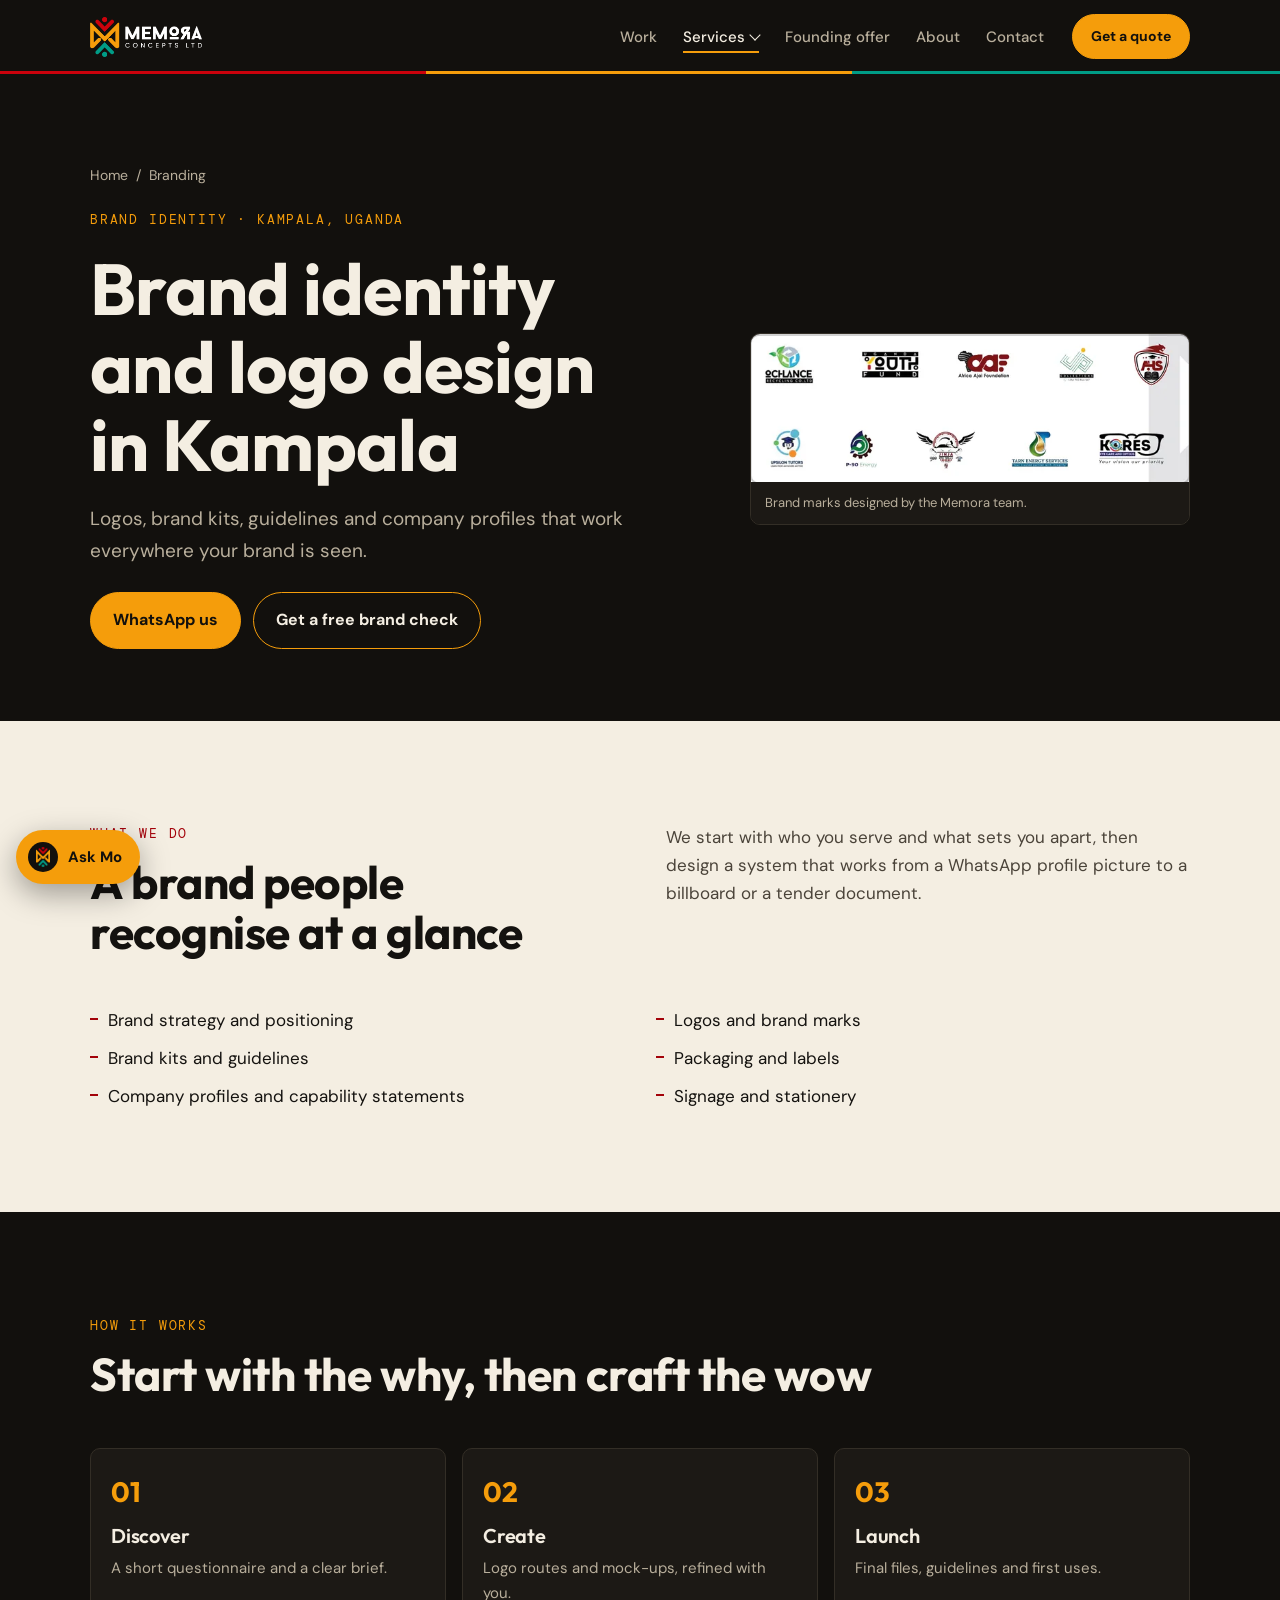
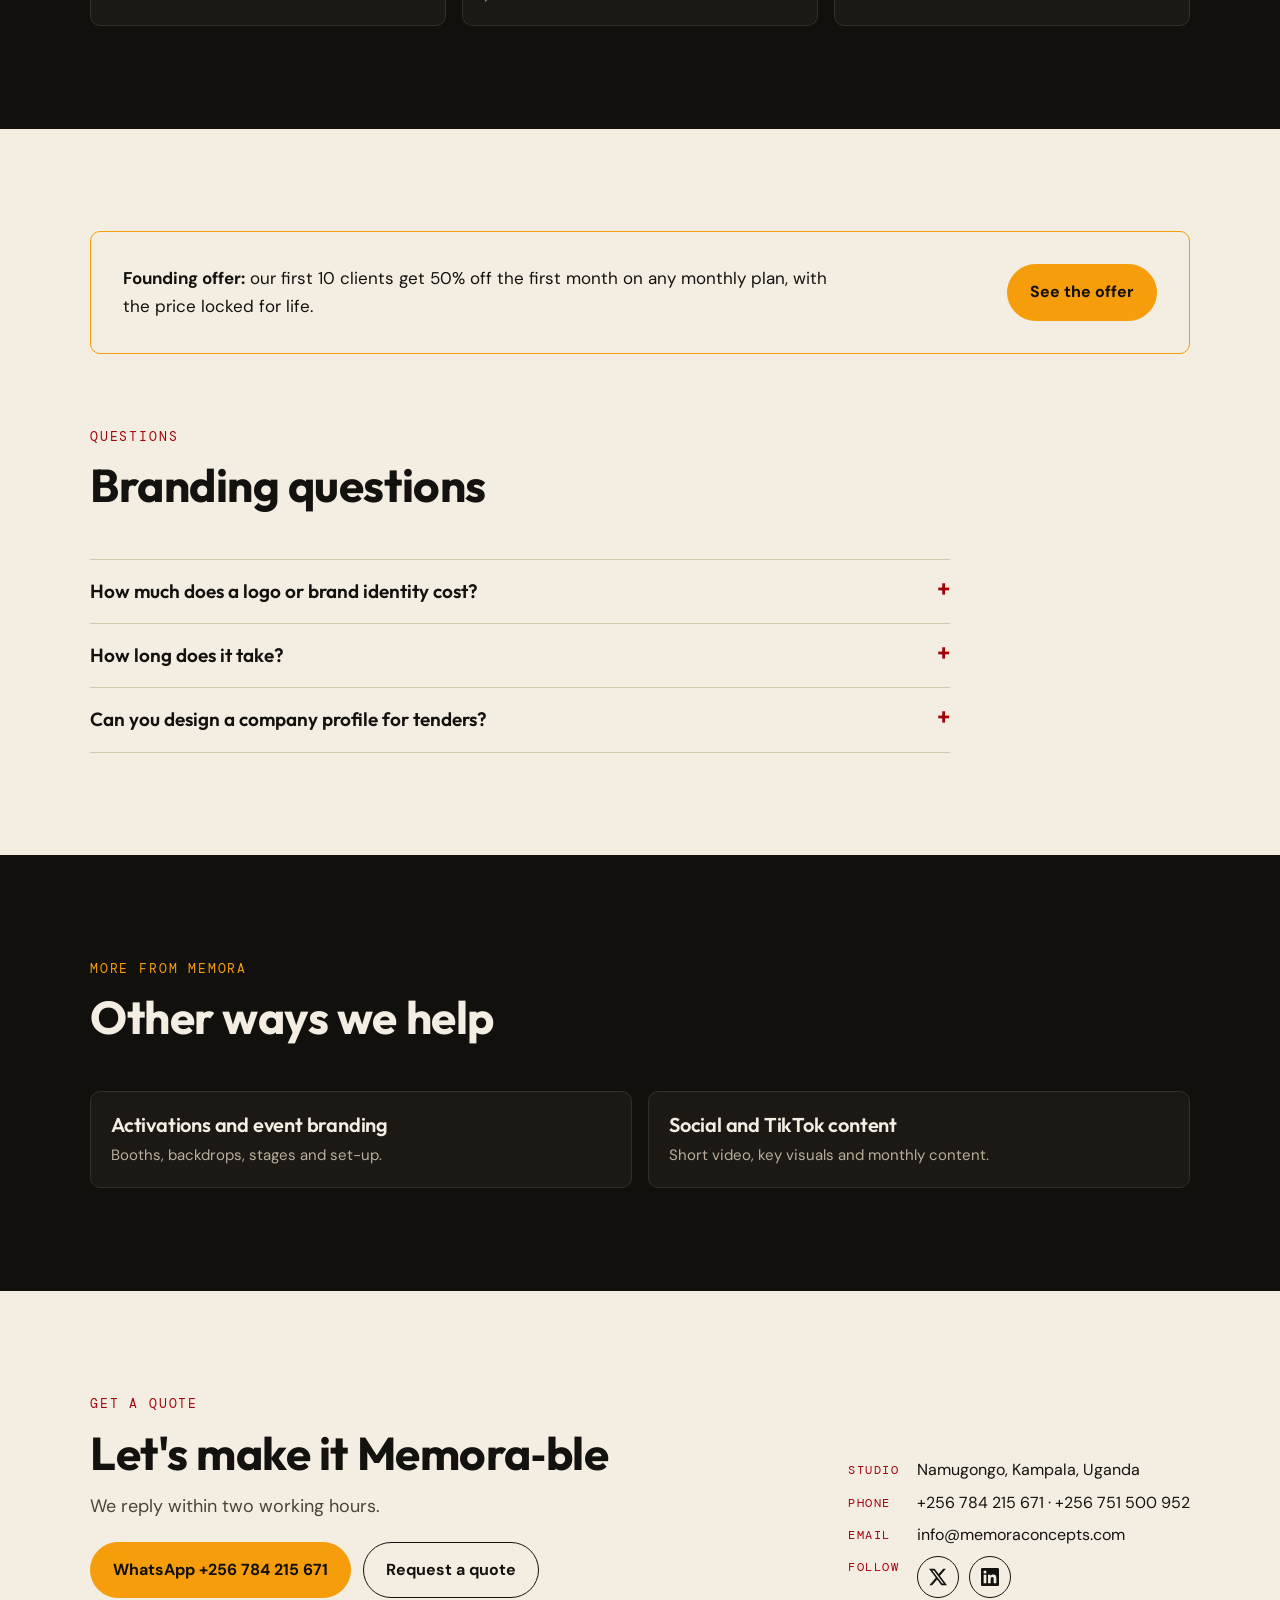
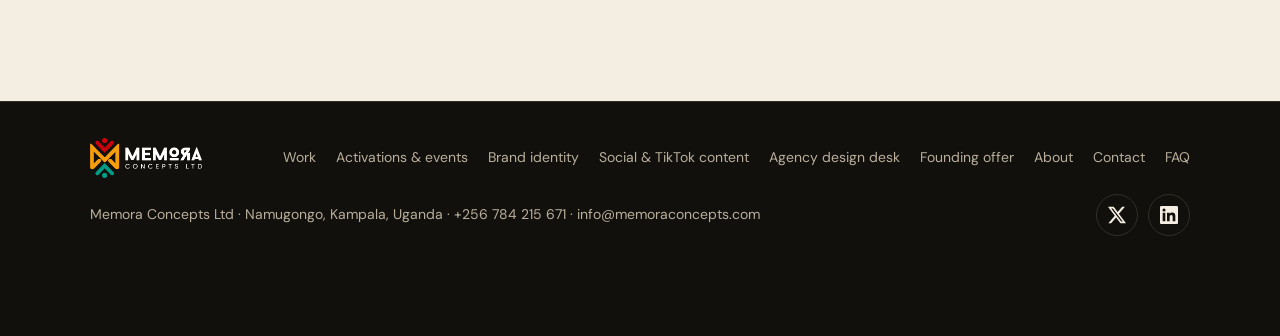
<file: branding/index.html>
<!doctype html>
<html lang="en">
<head>
<meta charset="utf-8">
<script>document.documentElement.classList.add('js')</script>
<meta name="viewport" content="width=device-width,initial-scale=1,viewport-fit=cover">
<title>Brand Identity &amp; Logo Design in Kampala, Uganda | Memora</title>
<meta name="description" content="Logo design, brand kits, guidelines, packaging and company profiles for Ugandan businesses, NGOs and schools. Memora is a branding agency in Namugongo, Kampala.">
<link rel="canonical" href="https://memoraconcepts.com/branding/">
<meta name="geo.region" content="UG-102">
<meta name="geo.placename" content="Namugongo, Kampala">
<meta property="og:site_name" content="Memora">
<meta property="og:locale" content="en_UG">
<meta property="og:type" content="website">
<meta property="og:title" content="Brand identity &amp; logo design in Kampala | Memora">
<meta property="og:description" content="Logo design, brand kits, guidelines, packaging and company profiles for Ugandan businesses, NGOs and schools. Memora is a branding agency in Namugongo, Kampala.">
<meta property="og:url" content="https://memoraconcepts.com/branding/">
<meta property="og:image" content="https://memoraconcepts.com/img/og.jpg">
<meta name="twitter:card" content="summary_large_image">
<meta name="theme-color" content="#12100D">
<link rel="icon" type="image/png" href="/img/favicon.png">
<link rel="preconnect" href="https://fonts.googleapis.com">
<link rel="preconnect" href="https://fonts.gstatic.com" crossorigin>
<link rel="stylesheet" href="https://fonts.googleapis.com/css2?family=Outfit:wght@500;600;700&family=DM+Sans:opsz,wght@9..40,400;9..40,500;9..40,700&family=DM+Mono:wght@400;500&display=swap">
<link rel="stylesheet" href="/css/page.css?v=7">
<script type="application/ld+json">{"@context": "https://schema.org", "@type": "Service", "name": "Brand identity and logo design", "serviceType": "Brand identity design", "url": "https://memoraconcepts.com/branding/", "description": "Logos, brand kits, guidelines and company profiles that work everywhere your brand is seen.", "provider": {"@type": "ProfessionalService", "@id": "https://memoraconcepts.com/#org", "name": "Memora Concepts Ltd", "url": "https://memoraconcepts.com/", "sameAs": ["https://www.linkedin.com/company/memora-concepts-ltd/", "https://x.com/memoraug"]}, "areaServed": [{"@type": "City", "name": "Kampala"}, {"@type": "Country", "name": "Uganda"}]}</script>
<script type="application/ld+json">{"@context": "https://schema.org", "@type": "BreadcrumbList", "itemListElement": [{"@type": "ListItem", "position": 1, "name": "Home", "item": "https://memoraconcepts.com/"}, {"@type": "ListItem", "position": 2, "name": "Branding", "item": "https://memoraconcepts.com/branding/"}]}</script>
<script type="application/ld+json">{"@context": "https://schema.org", "@type": "FAQPage", "mainEntity": [{"@type": "Question", "name": "How much does a logo or brand identity cost?", "acceptedAnswer": {"@type": "Answer", "text": "It depends on what you need, from a single logo to a full brand kit. Tell us about your business and we'll send a quotation."}}, {"@type": "Question", "name": "How long does it take?", "acceptedAnswer": {"@type": "Answer", "text": "First concepts within 48 hours of an agreed brief on plan work. A full identity usually takes a few weeks."}}, {"@type": "Question", "name": "Can you design a company profile for tenders?", "acceptedAnswer": {"@type": "Answer", "text": "Yes, including tender-ready profiles for energy, construction and NGO work."}}]}</script>
<link rel="stylesheet" href="/css/nav.css?v=4">
<link rel="stylesheet" href="/css/mo.css?v=1">
</head>
<body>
<header class="top"><div class="wrap">
  <a class="brand" href="/" aria-label="Memora home"><img src="/img/logo_colour.png" alt="Memora Concepts Ltd" width="884" height="315"></a>
  <nav class="site-nav" id="site-nav" aria-label="Main">
    <a href="/work/">Work</a>
    <div class="dd">
      <button class="dd-btn is-current" type="button" aria-expanded="false" aria-controls="dd-services">Services</button>
      <div class="dd-menu" id="dd-services">
        <a href="/activations/"><b>Activations &amp; events</b><span>Booths, launches, expos and on-site set-up</span></a>
        <a href="/branding/" aria-current="page"><b>Brand identity &amp; logos</b><span>Logos, brand kits and company profiles</span></a>
        <a href="/content/"><b>Social &amp; TikTok content</b><span>Short video, key visuals and monthly content</span></a>
        <a href="/agency-design-desk/"><b>Agency design desk</b><span>Design support under your agency&#x27;s name</span></a>
      </div>
    </div>
    <a href="/founding-offer/">Founding offer</a>
    <a href="/about/">About</a>
    <a href="/contact/">Contact</a>
  </nav>
  <a class="btn btn-gold top-cta" href="/contact/">Get a quote</a>
  <button class="menu-btn" type="button" aria-expanded="false" aria-controls="site-nav">Menu</button>
</div></header>
<main>
  <section class="hero">
    <div class="wrap">
      <nav class="crumbs" aria-label="Breadcrumb"><a href="/">Home</a><span aria-hidden="true">/</span><span>Branding</span></nav>
      <div class="hero-grid">
        <div class="hero-copy">
          <p class="eyebrow">Brand identity · Kampala, Uganda</p>
          <h1>Brand identity and logo design in Kampala</h1>
          <p class="sub">Logos, brand kits, guidelines and company profiles that work everywhere your brand is seen.</p>
          <div class="cta-row">
            <a class="btn btn-gold" href="https://wa.me/256784215671?text=Hello Memora, I&#x27;d like help with a logo or brand identity.">WhatsApp us</a>
            <a class="btn btn-ghost" href="/contact/">Get a free brand check</a>
          </div>
        </div>
        <figure><img src="/img/logos.webp?v=2" srcset="/img/logos-640.webp?v=2 640w, /img/logos.webp?v=2 1200w, /img/logos-2000.webp?v=2 2000w" sizes="(max-width:860px) calc(100vw - 32px), 520px" alt="Logo designs created by Memora for Ugandan businesses" width="1200" height="407" loading="eager"><figcaption>Brand marks designed by the Memora team.</figcaption></figure>
      </div>
      
    </div>
  </section>

  <section class="paper">
    <div class="wrap cols">
      <div class="sec-head" style="margin-bottom:0">
        <p class="eyebrow">What we do</p>
        <h2>A brand people recognise at a glance</h2>
      </div>
      <div class="prose"><p>We start with who you serve and what sets you apart, then design a system that works from a WhatsApp profile picture to a billboard or a tender document.</p></div>
    </div>
    <div class="wrap" style="margin-top:clamp(28px,4vw,48px)">
      <ul class="list"><li>Brand strategy and positioning</li><li>Logos and brand marks</li><li>Brand kits and guidelines</li><li>Packaging and labels</li><li>Company profiles and capability statements</li><li>Signage and stationery</li></ul>
    </div>
  </section>

  <section>
    <div class="wrap">
      <div class="sec-head"><p class="eyebrow">How it works</p><h2>Start with the why, then craft the wow</h2></div>
      <ol class="steps steps-3"><li><span class="n">01</span><h3>Discover</h3><span>A short questionnaire and a clear brief.</span></li><li><span class="n">02</span><h3>Create</h3><span>Logo routes and mock-ups, refined with you.</span></li><li><span class="n">03</span><h3>Launch</h3><span>Final files, guidelines and first uses.</span></li></ol>
    </div>
  </section>

  <section class="paper">
    <div class="wrap">
      <div class="offer" role="note" style="margin-top:0"><p><b>Founding offer:</b> our first 10 clients get 50% off the first month on any monthly plan, with the price locked for life.</p><a class="btn btn-gold" href="/founding-offer/">See the offer</a></div>
      <div class="sec-head" style="margin-top:clamp(40px,6vw,72px)"><p class="eyebrow">Questions</p><h2>Branding questions</h2></div>
      <div class="faq"><details><summary>How much does a logo or brand identity cost?</summary><p>It depends on what you need, from a single logo to a full brand kit. Tell us about your business and we&#x27;ll send a quotation.</p></details><details><summary>How long does it take?</summary><p>First concepts within 48 hours of an agreed brief on plan work. A full identity usually takes a few weeks.</p></details><details><summary>Can you design a company profile for tenders?</summary><p>Yes, including tender-ready profiles for energy, construction and NGO work.</p></details></div>
    </div>
  </section>

  <section>
    <div class="wrap">
      <div class="sec-head"><p class="eyebrow">More from Memora</p><h2>Other ways we help</h2></div>
      <div class="related"><a href="/activations/"><h3>Activations and event branding</h3><span>Booths, backdrops, stages and set-up.</span></a><a href="/content/"><h3>Social and TikTok content</h3><span>Short video, key visuals and monthly content.</span></a></div>
    </div>
  </section>

  <section class="paper">
    <div class="wrap contact-band">
      <div class="sec-head" style="margin-bottom:0">
        <p class="eyebrow">Get a quote</p>
        <h2>Let's make it Memora&#8209;ble</h2>
        <p class="lede">We reply within two working hours.</p>
        <div class="cta-row"><a class="btn btn-gold" href="https://wa.me/256784215671?text=Hello Memora, I&#x27;d like help with a logo or brand identity.">WhatsApp +256 784 215 671</a><a class="btn btn-ghost" href="/contact/">Request a quote</a></div>
      </div>
      <dl>
        <dt>Studio</dt><dd>Namugongo, Kampala, Uganda</dd>
        <dt>Phone</dt><dd>+256 784 215 671 · +256 751 500 952</dd>
        <dt>Email</dt><dd>info@memoraconcepts.com</dd>
        <dt>Follow</dt><dd><div class="social social-paper"><a href="https://x.com/memoraug" target="_blank" rel="noopener" aria-label="Memora on X" title="Memora on X"><svg viewBox="0 0 24 24" width="18" height="18" aria-hidden="true" focusable="false"><path fill="currentColor" d="M18.901 1.153h3.68l-8.04 9.19L24 22.846h-7.406l-5.8-7.584-6.638 7.584H.474l8.6-9.83L0 1.154h7.594l5.243 6.932ZM17.61 20.644h2.039L6.486 3.24H4.298Z"/></svg></a><a href="https://www.linkedin.com/company/memora-concepts-ltd/" target="_blank" rel="noopener" aria-label="Memora on LinkedIn" title="Memora on LinkedIn"><svg viewBox="0 0 24 24" width="18" height="18" aria-hidden="true" focusable="false"><path fill="currentColor" d="M20.447 20.452h-3.554v-5.569c0-1.328-.027-3.037-1.852-3.037-1.853 0-2.136 1.445-2.136 2.939v5.667H9.351V9h3.414v1.561h.046c.477-.937 1.637-1.85 3.37-1.85 3.601 0 4.267 2.37 4.267 4.455v6.286zM5.337 7.433a2.064 2.064 0 1 1 0-4.128 2.064 2.064 0 0 1 0 4.128zm1.782 13.019H3.555V9h3.564v11.452zM22.225 0H1.771C.792 0 0 .774 0 1.729v20.542C0 23.227.792 24 1.771 24h20.451C23.2 24 24 23.227 24 22.271V1.729C24 .774 23.2 0 22.222 0h.003z"/></svg></a></div></dd>
      </dl>
    </div>
  </section>
</main>
<footer><div class="wrap">
  <a href="/"><img src="/img/logo_colour.png" alt="Memora Concepts Ltd" width="884" height="315"></a>
  <nav aria-label="Site"><a href="/work/">Work</a><a href="/activations/">Activations &amp; events</a><a href="/branding/">Brand identity</a><a href="/content/">Social &amp; TikTok content</a><a href="/agency-design-desk/">Agency design desk</a><a href="/founding-offer/">Founding offer</a><a href="/about/">About</a><a href="/contact/">Contact</a><a href="/#faq">FAQ</a></nav>
  <div class="social"><a href="https://x.com/memoraug" target="_blank" rel="noopener" aria-label="Memora on X" title="Memora on X"><svg viewBox="0 0 24 24" width="18" height="18" aria-hidden="true" focusable="false"><path fill="currentColor" d="M18.901 1.153h3.68l-8.04 9.19L24 22.846h-7.406l-5.8-7.584-6.638 7.584H.474l8.6-9.83L0 1.154h7.594l5.243 6.932ZM17.61 20.644h2.039L6.486 3.24H4.298Z"/></svg></a><a href="https://www.linkedin.com/company/memora-concepts-ltd/" target="_blank" rel="noopener" aria-label="Memora on LinkedIn" title="Memora on LinkedIn"><svg viewBox="0 0 24 24" width="18" height="18" aria-hidden="true" focusable="false"><path fill="currentColor" d="M20.447 20.452h-3.554v-5.569c0-1.328-.027-3.037-1.852-3.037-1.853 0-2.136 1.445-2.136 2.939v5.667H9.351V9h3.414v1.561h.046c.477-.937 1.637-1.85 3.37-1.85 3.601 0 4.267 2.37 4.267 4.455v6.286zM5.337 7.433a2.064 2.064 0 1 1 0-4.128 2.064 2.064 0 0 1 0 4.128zm1.782 13.019H3.555V9h3.564v11.452zM22.225 0H1.771C.792 0 0 .774 0 1.729v20.542C0 23.227.792 24 1.771 24h20.451C23.2 24 24 23.227 24 22.271V1.729C24 .774 23.2 0 22.222 0h.003z"/></svg></a></div>
  <span>Memora Concepts Ltd · Namugongo, Kampala, Uganda · +256 784 215 671 · info@memoraconcepts.com</span>
</div></footer>
<script src="/js/nav.js?v=1" defer></script>
<script src="/js/mo.js?v=2" defer></script>
</body>
</html>
</file>
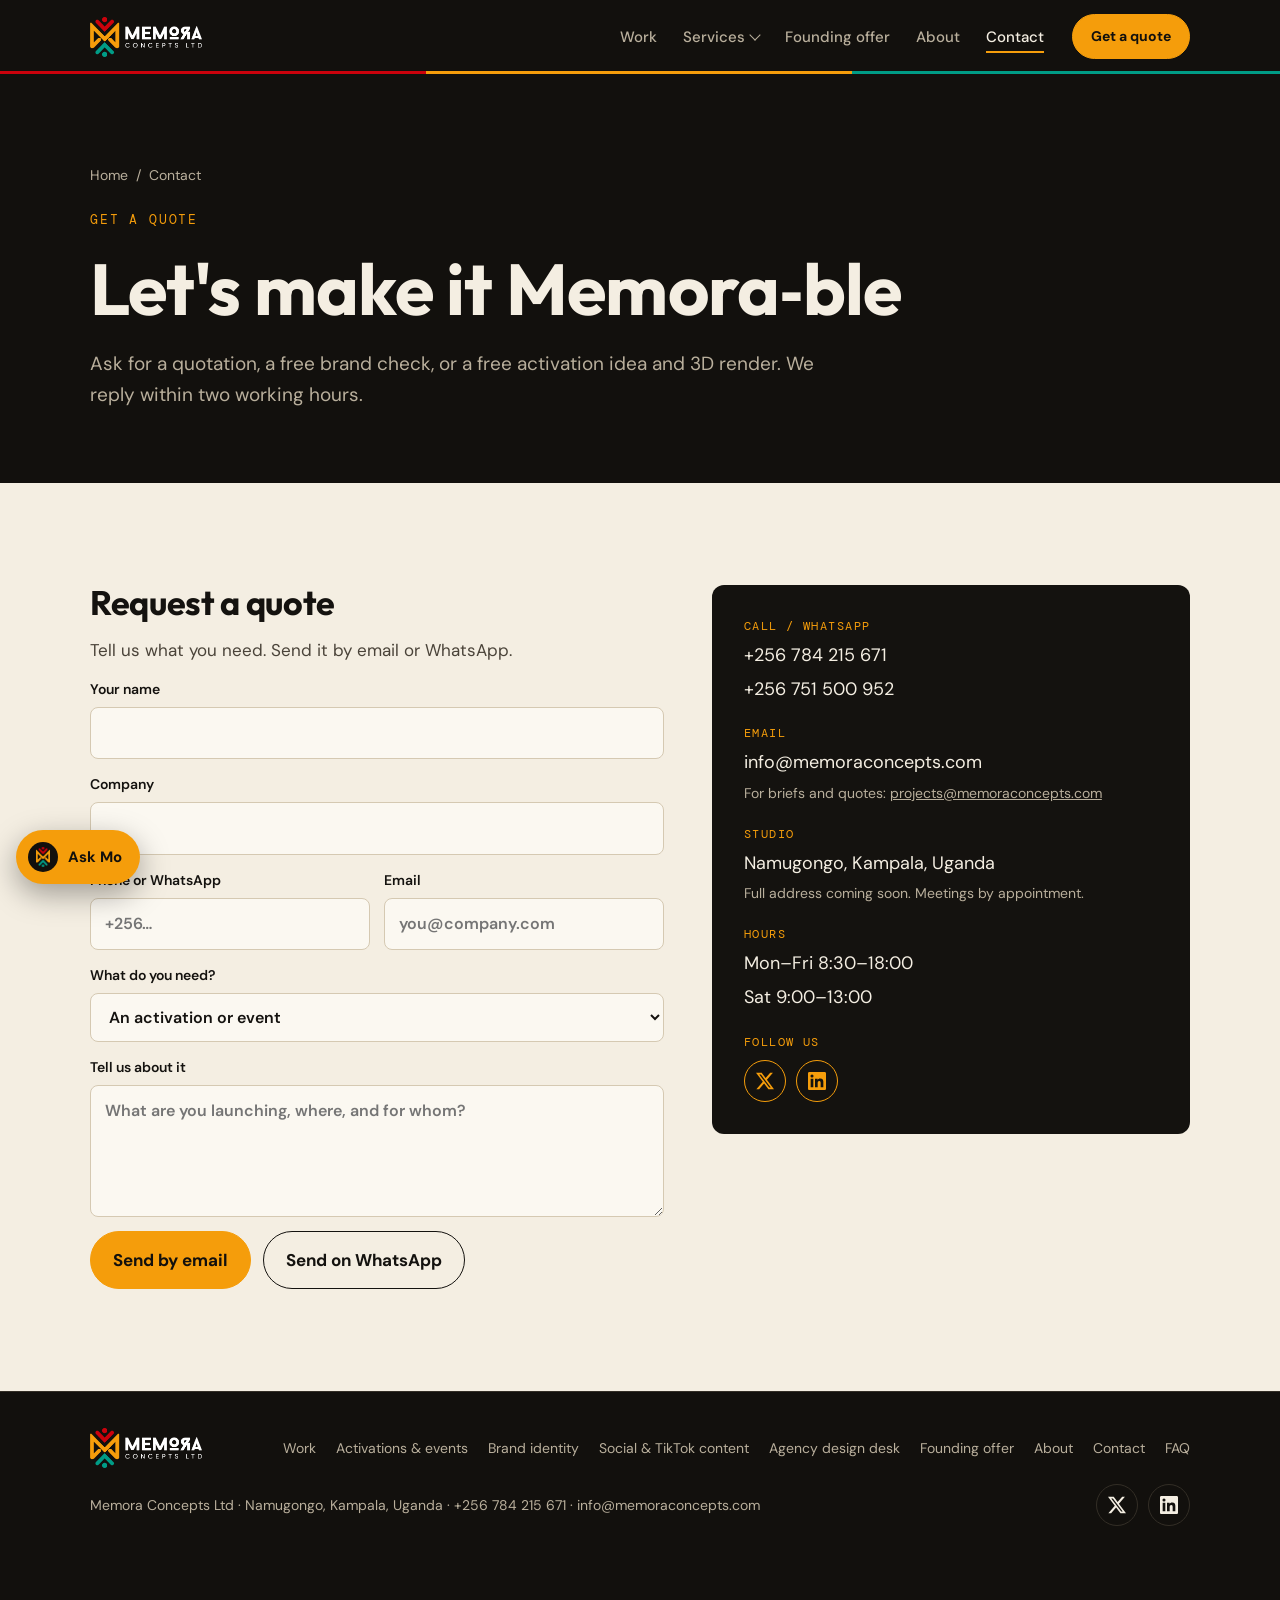
<file: contact/index.html>
<!doctype html>
<html lang="en">
<head>
<meta charset="utf-8">
<script>document.documentElement.classList.add('js')</script>
<meta name="viewport" content="width=device-width,initial-scale=1,viewport-fit=cover">
<title>Contact Memora Concepts | Branding Agency in Namugongo, Kampala</title>
<meta name="description" content="Call or WhatsApp Memora on +256 784 215 671, email info@memoraconcepts.com, or visit our studio in Namugongo, Kampala. We reply within two working hours.">
<link rel="canonical" href="https://memoraconcepts.com/contact/">
<meta name="geo.region" content="UG-102">
<meta name="geo.placename" content="Namugongo, Kampala">
<meta property="og:site_name" content="Memora">
<meta property="og:locale" content="en_UG">
<meta property="og:type" content="website">
<meta property="og:title" content="Contact Memora">
<meta property="og:description" content="Call or WhatsApp Memora on +256 784 215 671, email info@memoraconcepts.com, or visit our studio in Namugongo, Kampala. We reply within two working hours.">
<meta property="og:url" content="https://memoraconcepts.com/contact/">
<meta property="og:image" content="https://memoraconcepts.com/img/og.jpg">
<meta name="twitter:card" content="summary_large_image">
<meta name="theme-color" content="#12100D">
<link rel="icon" type="image/png" href="/img/favicon.png">
<link rel="preconnect" href="https://fonts.googleapis.com">
<link rel="preconnect" href="https://fonts.gstatic.com" crossorigin>
<link rel="stylesheet" href="https://fonts.googleapis.com/css2?family=Outfit:wght@500;600;700&family=DM+Sans:opsz,wght@9..40,400;9..40,500;9..40,700&family=DM+Mono:wght@400;500&display=swap">
<link rel="stylesheet" href="/css/page.css?v=7">
<script type="application/ld+json">{"@context": "https://schema.org", "@type": "ContactPage", "url": "https://memoraconcepts.com/contact/", "name": "Contact Memora", "mainEntity": {"@type": "ProfessionalService", "@id": "https://memoraconcepts.com/#org", "name": "Memora Concepts Ltd", "url": "https://memoraconcepts.com/", "telephone": "+256784215671", "email": "info@memoraconcepts.com", "address": {"@type": "PostalAddress", "addressLocality": "Namugongo, Kampala", "addressCountry": "UG"}, "openingHoursSpecification": [{"@type": "OpeningHoursSpecification", "dayOfWeek": ["Monday", "Tuesday", "Wednesday", "Thursday", "Friday"], "opens": "08:30", "closes": "18:00"}, {"@type": "OpeningHoursSpecification", "dayOfWeek": "Saturday", "opens": "09:00", "closes": "13:00"}], "contactPoint": [{"@type": "ContactPoint", "telephone": "+256784215671", "contactType": "customer service", "areaServed": "UG"}, {"@type": "ContactPoint", "telephone": "+256751500952", "contactType": "sales", "areaServed": "UG"}], "sameAs": ["https://www.linkedin.com/company/memora-concepts-ltd/", "https://x.com/memoraug"]}}</script>
<script type="application/ld+json">{"@context": "https://schema.org", "@type": "BreadcrumbList", "itemListElement": [{"@type": "ListItem", "position": 1, "name": "Home", "item": "https://memoraconcepts.com/"}, {"@type": "ListItem", "position": 2, "name": "Contact", "item": "https://memoraconcepts.com/contact/"}]}</script>
<link rel="stylesheet" href="/css/nav.css?v=4">
<link rel="stylesheet" href="/css/mo.css?v=1">
</head>
<body>
<header class="top"><div class="wrap">
  <a class="brand" href="/" aria-label="Memora home"><img src="/img/logo_colour.png" alt="Memora Concepts Ltd" width="884" height="315"></a>
  <nav class="site-nav" id="site-nav" aria-label="Main">
    <a href="/work/">Work</a>
    <div class="dd">
      <button class="dd-btn" type="button" aria-expanded="false" aria-controls="dd-services">Services</button>
      <div class="dd-menu" id="dd-services">
        <a href="/activations/"><b>Activations &amp; events</b><span>Booths, launches, expos and on-site set-up</span></a>
        <a href="/branding/"><b>Brand identity &amp; logos</b><span>Logos, brand kits and company profiles</span></a>
        <a href="/content/"><b>Social &amp; TikTok content</b><span>Short video, key visuals and monthly content</span></a>
        <a href="/agency-design-desk/"><b>Agency design desk</b><span>Design support under your agency&#x27;s name</span></a>
      </div>
    </div>
    <a href="/founding-offer/">Founding offer</a>
    <a href="/about/">About</a>
    <a href="/contact/" aria-current="page">Contact</a>
  </nav>
  <a class="btn btn-gold top-cta" href="/contact/">Get a quote</a>
  <button class="menu-btn" type="button" aria-expanded="false" aria-controls="site-nav">Menu</button>
</div></header>
<main>
  <section class="hero hero-plain">
    <div class="wrap">
      <nav class="crumbs" aria-label="Breadcrumb"><a href="/">Home</a><span aria-hidden="true">/</span><span>Contact</span></nav>
      <div class="hero-copy">
        <p class="eyebrow">Get a quote</p>
        <h1>Let&#x27;s make it Memora‑ble</h1>
        <p class="sub">Ask for a quotation, a free brand check, or a free activation idea and 3D render. We reply within two working hours.</p>
        
      </div>
    </div>
  </section>
  <section class="paper">
    <div class="wrap contact-grid">
      <form id="enq" class="enq" name="enquiry" method="POST" action="/contact/" data-netlify="true" netlify-honeypot="bot-field" novalidate>
        <input type="hidden" name="form-name" value="enquiry">
        <input type="hidden" name="subject" value="New quote request from memoraconcepts.com">
        <input type="hidden" name="channel" value="Email">
        <p hidden><label>Leave this empty<input name="bot-field"></label></p>
        <h2>Request a quote</h2>
        <p class="lede">Tell us what you need. Send it by email or WhatsApp.</p>
        <label for="f-name">Your name<input id="f-name" name="name" required autocomplete="name"></label>
        <label for="f-co">Company<input id="f-co" name="company" autocomplete="organization"></label>
        <div class="enq-2">
          <label for="f-phone">Phone or WhatsApp<input id="f-phone" name="phone" type="tel" autocomplete="tel" placeholder="+256…"></label>
          <label for="f-email">Email<input id="f-email" name="email" type="email" autocomplete="email" placeholder="you@company.com"></label>
        </div>
        <label for="f-need">What do you need?
          <select id="f-need" name="need"><option>An activation or event</option><option>A brand identity or refresh</option><option>Monthly content (a plan)</option><option>Short video / TikTok</option><option>A company profile or pitch deck</option><option>Agency design support</option><option>AFCON 2027 kit</option><option>Something else</option></select></label>
        <label for="f-msg">Tell us about it<textarea id="f-msg" name="message" rows="4" placeholder="What are you launching, where, and for whom?"></textarea></label>
        <p class="err" id="f-err" hidden></p>
        <div class="send-row">
          <button class="btn btn-gold" type="submit" id="f-send">Send by email</button>
          <button class="btn btn-ghost" type="button" id="f-wa">Send on WhatsApp</button>
        </div>
        <div id="f-out" class="sent" hidden role="status"></div>
      </form>
      <aside class="contact-card" aria-label="Contact details">
        <div><p class="k">Call / WhatsApp</p><p class="v"><a href="tel:+256784215671">+256 784 215 671</a></p><p class="v"><a href="tel:+256751500952">+256 751 500 952</a></p></div>
        <div><p class="k">Email</p><p class="v"><a href="mailto:info@memoraconcepts.com">info@memoraconcepts.com</a></p><p class="s">For briefs and quotes: <a href="mailto:projects@memoraconcepts.com">projects@memoraconcepts.com</a></p></div>
        <div><p class="k">Studio</p><p class="v">Namugongo, Kampala, Uganda</p><p class="s">Full address coming soon. Meetings by appointment.</p></div>
        <div><p class="k">Hours</p><p class="v">Mon–Fri 8:30–18:00</p><p class="v">Sat 9:00–13:00</p></div>
        <div><p class="k">Follow us</p><div class="social social-card"><a href="https://x.com/memoraug" target="_blank" rel="noopener" aria-label="Memora on X" title="Memora on X"><svg viewBox="0 0 24 24" width="18" height="18" aria-hidden="true" focusable="false"><path fill="currentColor" d="M18.901 1.153h3.68l-8.04 9.19L24 22.846h-7.406l-5.8-7.584-6.638 7.584H.474l8.6-9.83L0 1.154h7.594l5.243 6.932ZM17.61 20.644h2.039L6.486 3.24H4.298Z"/></svg></a><a href="https://www.linkedin.com/company/memora-concepts-ltd/" target="_blank" rel="noopener" aria-label="Memora on LinkedIn" title="Memora on LinkedIn"><svg viewBox="0 0 24 24" width="18" height="18" aria-hidden="true" focusable="false"><path fill="currentColor" d="M20.447 20.452h-3.554v-5.569c0-1.328-.027-3.037-1.852-3.037-1.853 0-2.136 1.445-2.136 2.939v5.667H9.351V9h3.414v1.561h.046c.477-.937 1.637-1.85 3.37-1.85 3.601 0 4.267 2.37 4.267 4.455v6.286zM5.337 7.433a2.064 2.064 0 1 1 0-4.128 2.064 2.064 0 0 1 0 4.128zm1.782 13.019H3.555V9h3.564v11.452zM22.225 0H1.771C.792 0 0 .774 0 1.729v20.542C0 23.227.792 24 1.771 24h20.451C23.2 24 24 23.227 24 22.271V1.729C24 .774 23.2 0 22.222 0h.003z"/></svg></a></div></div>
      </aside>
    </div>
  </section>
</main>
<script>
(function(){
  var f=document.getElementById('enq'),err=document.getElementById('f-err'),out=document.getElementById('f-out'),send=document.getElementById('f-send');
  function v(id){return document.getElementById(id).value.trim()}
  function check(needEmail){
    var n=v('f-name'),p=v('f-phone'),e=v('f-email');
    if(!n){return 'Please add your name so we know who we\'re talking to.'}
    if(needEmail&&!e&&!p){return 'Please add an email or phone number so we can reply.'}
    if(e&&!/^[^@\s]+@[^@\s]+\.[^@\s]+$/.test(e)){return 'That email address doesn\'t look right. Please check it.'}
    return ''}
  function text(){var co=v('f-co'),m=v('f-msg'),p=v('f-phone'),e=v('f-email');
    return 'Hello Memora, I\'m '+v('f-name')+(co?' from '+co:'')+'.\nI need: '+v('f-need')+(m?'\n'+m:'')+((p||e)?'\nReach me on: '+[p,e].filter(Boolean).join(' / '):'')}
  function post(channel){var d=new FormData(f);d.set('channel',channel);
    return fetch('/',{method:'POST',headers:{'Content-Type':'application/x-www-form-urlencoded'},body:new URLSearchParams(d).toString()}).then(function(r){if(!r.ok)throw new Error(r.status)})}
  function show(html){out.innerHTML=html;out.hidden=false;out.scrollIntoView({block:'nearest',behavior:'smooth'})}
  f.addEventListener('submit',function(e){e.preventDefault();
    var m=check(true);err.textContent=m;err.hidden=!m;if(m)return;
    send.disabled=true;send.textContent='Sending…';
    post('Email').then(function(){
      show('<p><b>Thanks, '+v('f-name').split(' ')[0].replace(/[<>&]/g,'')+'. Your brief is in our inbox.</b> We\'ll reply within two working hours.</p>');
      f.reset();send.textContent='Sent';
    }).catch(function(){
      send.disabled=false;send.textContent='Send by email';
      show('<p>Sorry, that didn\'t go through. Please email us at <a href="mailto:info@memoraconcepts.com?subject=Website%20enquiry&body='+encodeURIComponent(text())+'">info@memoraconcepts.com</a> or use WhatsApp.</p>');
    });
  });
  document.getElementById('f-wa').addEventListener('click',function(){
    var m=check(false);err.textContent=m;err.hidden=!m;if(m)return;
    window.open('https://wa.me/256784215671?text='+encodeURIComponent(text()),'_blank','noopener');
    post('WhatsApp').catch(function(){}); // keep a copy of WhatsApp enquiries in the inbox too
    show('<p><b>WhatsApp is opening with your message.</b> Just tap send. If it didn\'t open, <a href="https://wa.me/256784215671?text='+encodeURIComponent(text())+'" target="_blank" rel="noopener">tap here</a>.</p>');
  });
})();
</script>
<footer><div class="wrap">
  <a href="/"><img src="/img/logo_colour.png" alt="Memora Concepts Ltd" width="884" height="315"></a>
  <nav aria-label="Site"><a href="/work/">Work</a><a href="/activations/">Activations &amp; events</a><a href="/branding/">Brand identity</a><a href="/content/">Social &amp; TikTok content</a><a href="/agency-design-desk/">Agency design desk</a><a href="/founding-offer/">Founding offer</a><a href="/about/">About</a><a href="/contact/">Contact</a><a href="/#faq">FAQ</a></nav>
  <div class="social"><a href="https://x.com/memoraug" target="_blank" rel="noopener" aria-label="Memora on X" title="Memora on X"><svg viewBox="0 0 24 24" width="18" height="18" aria-hidden="true" focusable="false"><path fill="currentColor" d="M18.901 1.153h3.68l-8.04 9.19L24 22.846h-7.406l-5.8-7.584-6.638 7.584H.474l8.6-9.83L0 1.154h7.594l5.243 6.932ZM17.61 20.644h2.039L6.486 3.24H4.298Z"/></svg></a><a href="https://www.linkedin.com/company/memora-concepts-ltd/" target="_blank" rel="noopener" aria-label="Memora on LinkedIn" title="Memora on LinkedIn"><svg viewBox="0 0 24 24" width="18" height="18" aria-hidden="true" focusable="false"><path fill="currentColor" d="M20.447 20.452h-3.554v-5.569c0-1.328-.027-3.037-1.852-3.037-1.853 0-2.136 1.445-2.136 2.939v5.667H9.351V9h3.414v1.561h.046c.477-.937 1.637-1.85 3.37-1.85 3.601 0 4.267 2.37 4.267 4.455v6.286zM5.337 7.433a2.064 2.064 0 1 1 0-4.128 2.064 2.064 0 0 1 0 4.128zm1.782 13.019H3.555V9h3.564v11.452zM22.225 0H1.771C.792 0 0 .774 0 1.729v20.542C0 23.227.792 24 1.771 24h20.451C23.2 24 24 23.227 24 22.271V1.729C24 .774 23.2 0 22.222 0h.003z"/></svg></a></div>
  <span>Memora Concepts Ltd · Namugongo, Kampala, Uganda · +256 784 215 671 · info@memoraconcepts.com</span>
</div></footer>
<script src="/js/nav.js?v=1" defer></script>
<script src="/js/mo.js?v=2" defer></script>
</body>
</html>
</file>
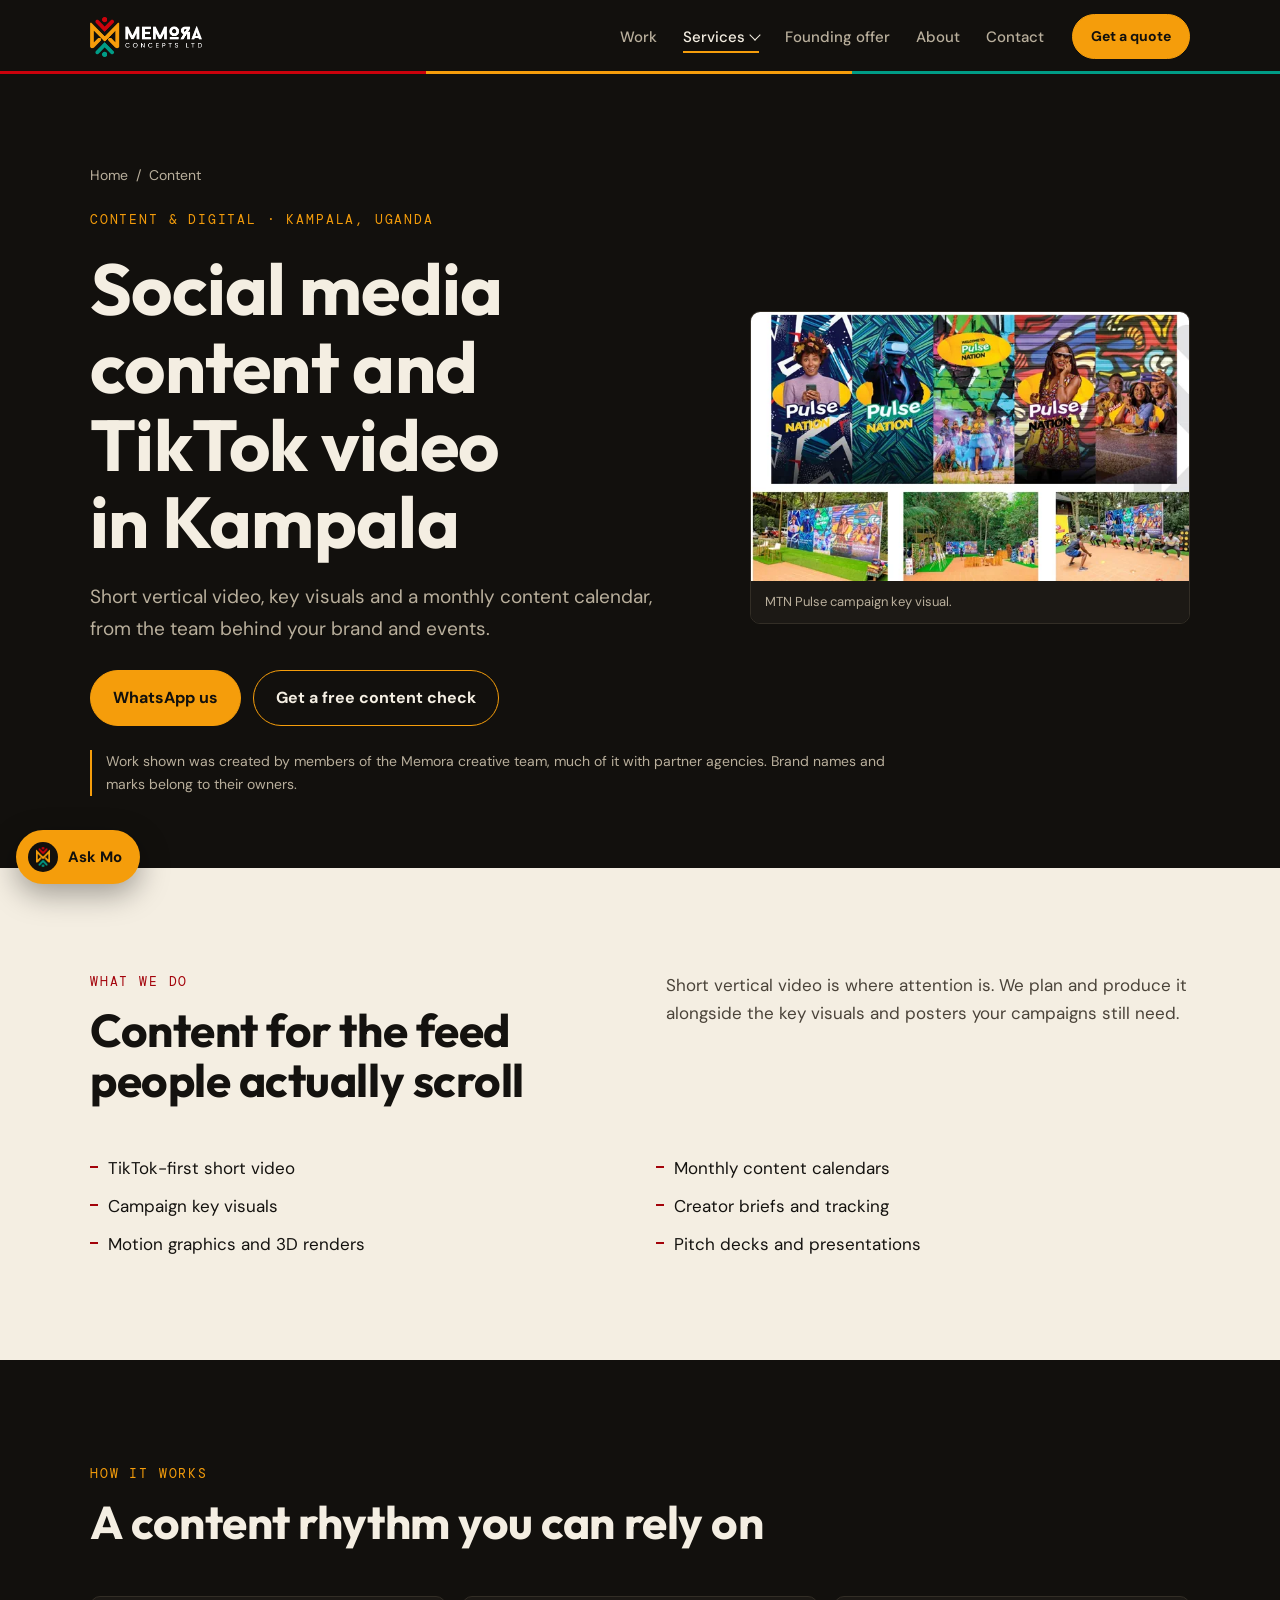
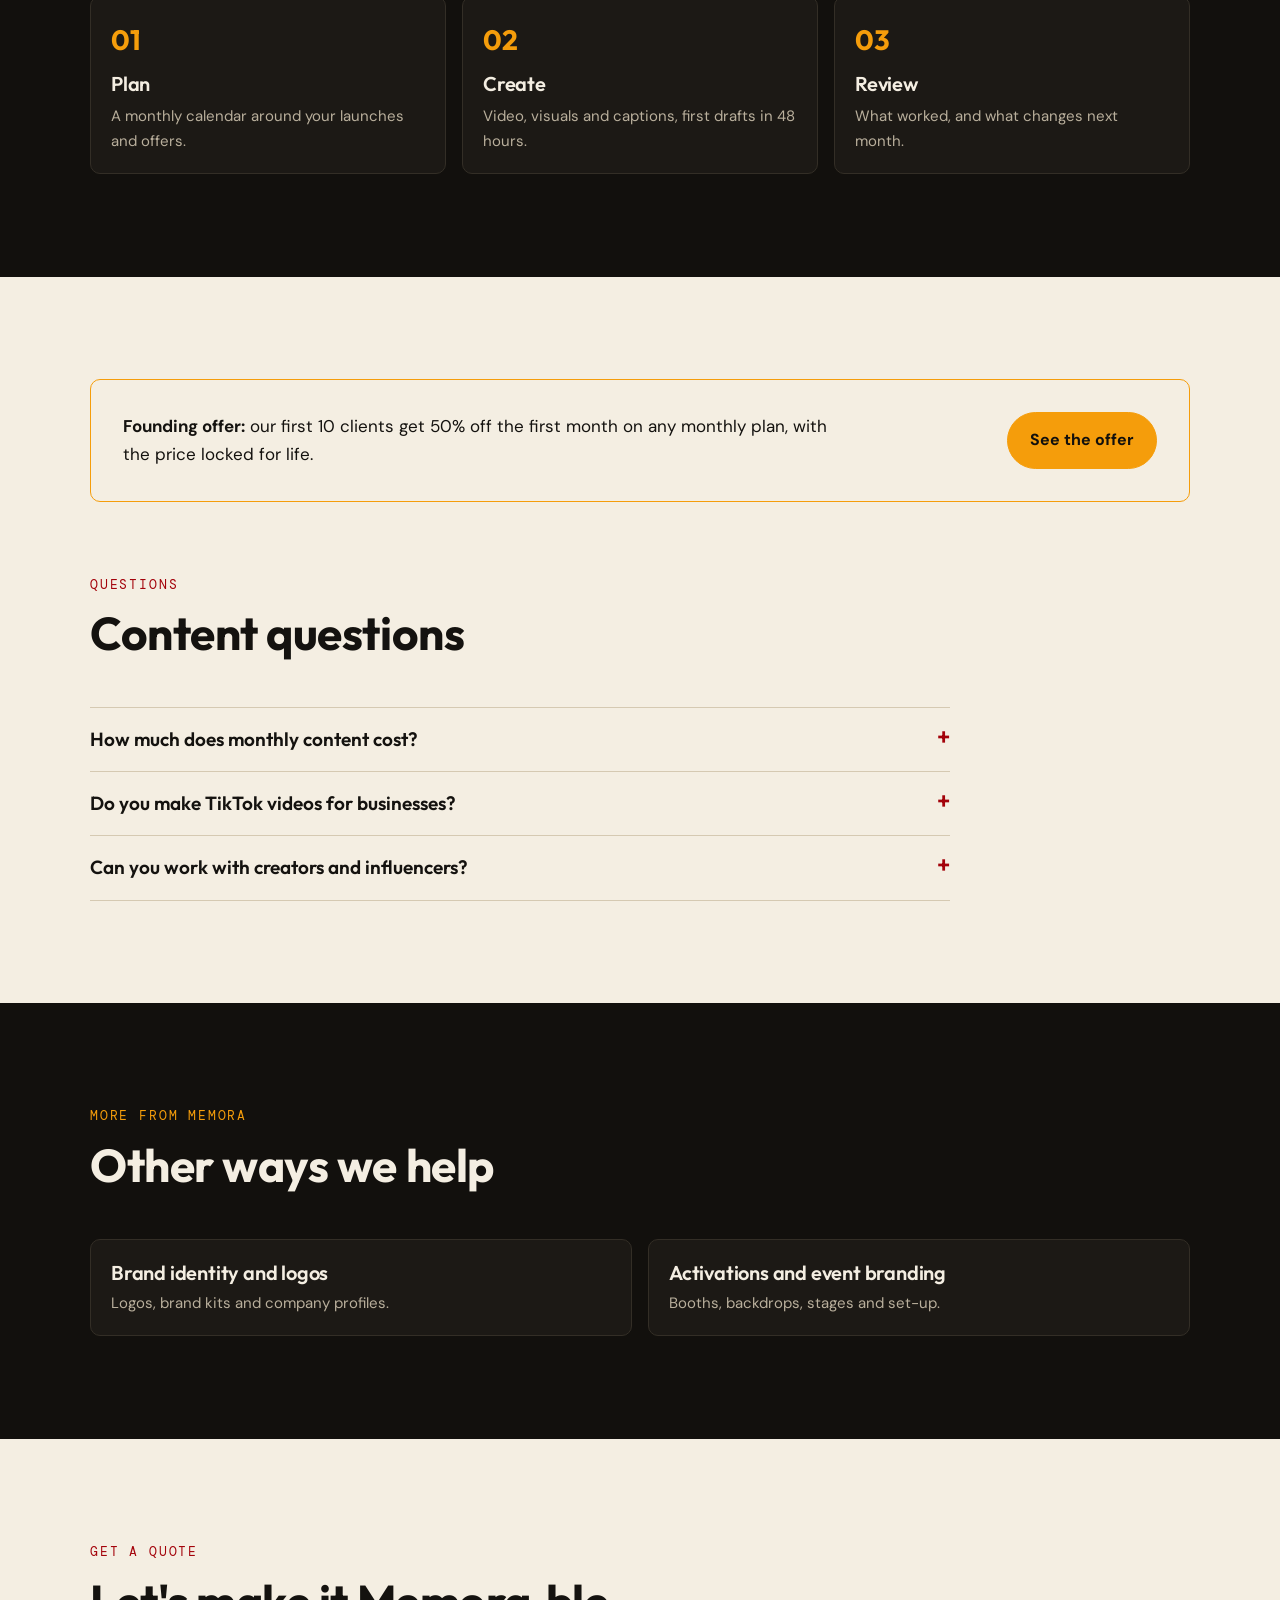
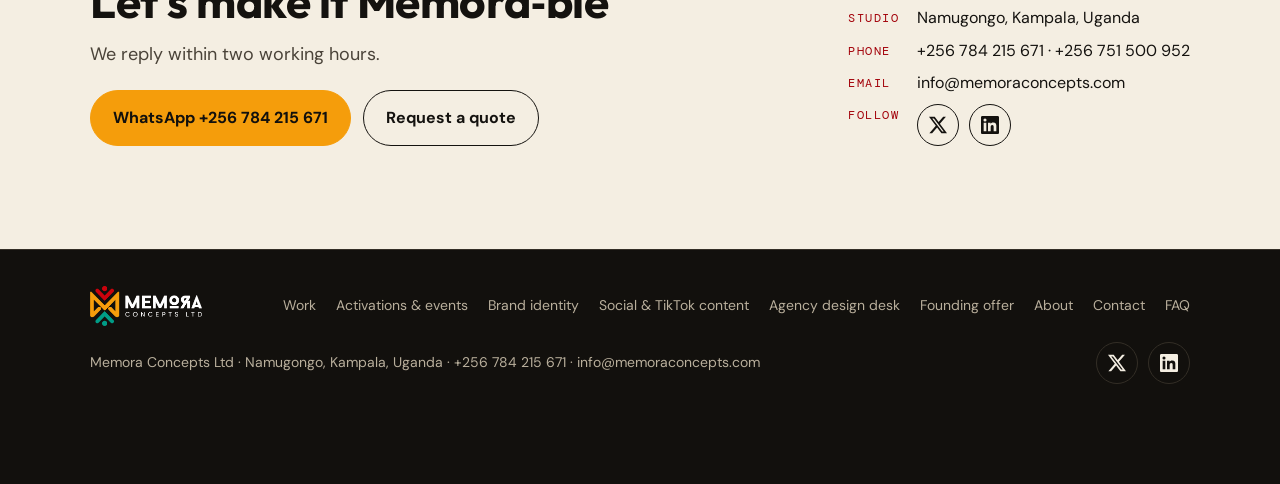
<file: content/index.html>
<!doctype html>
<html lang="en">
<head>
<meta charset="utf-8">
<script>document.documentElement.classList.add('js')</script>
<meta name="viewport" content="width=device-width,initial-scale=1,viewport-fit=cover">
<title>Social Media Content &amp; TikTok Video Agency in Kampala | Memora</title>
<meta name="description" content="TikTok-first short video, campaign key visuals, motion graphics, 3D renders and monthly social media content for brands in Uganda. By Memora, Kampala.">
<link rel="canonical" href="https://memoraconcepts.com/content/">
<meta name="geo.region" content="UG-102">
<meta name="geo.placename" content="Namugongo, Kampala">
<meta property="og:site_name" content="Memora">
<meta property="og:locale" content="en_UG">
<meta property="og:type" content="website">
<meta property="og:title" content="Social media content &amp; TikTok video in Kampala | Memora">
<meta property="og:description" content="TikTok-first short video, campaign key visuals, motion graphics, 3D renders and monthly social media content for brands in Uganda. By Memora, Kampala.">
<meta property="og:url" content="https://memoraconcepts.com/content/">
<meta property="og:image" content="https://memoraconcepts.com/img/og.jpg">
<meta name="twitter:card" content="summary_large_image">
<meta name="theme-color" content="#12100D">
<link rel="icon" type="image/png" href="/img/favicon.png">
<link rel="preconnect" href="https://fonts.googleapis.com">
<link rel="preconnect" href="https://fonts.gstatic.com" crossorigin>
<link rel="stylesheet" href="https://fonts.googleapis.com/css2?family=Outfit:wght@500;600;700&family=DM+Sans:opsz,wght@9..40,400;9..40,500;9..40,700&family=DM+Mono:wght@400;500&display=swap">
<link rel="stylesheet" href="/css/page.css?v=7">
<script type="application/ld+json">{"@context": "https://schema.org", "@type": "Service", "name": "Social media content and short-form video", "serviceType": "Social media content creation", "url": "https://memoraconcepts.com/content/", "description": "Short vertical video, key visuals and a monthly content calendar, from the team behind your brand and events.", "provider": {"@type": "ProfessionalService", "@id": "https://memoraconcepts.com/#org", "name": "Memora Concepts Ltd", "url": "https://memoraconcepts.com/", "sameAs": ["https://www.linkedin.com/company/memora-concepts-ltd/", "https://x.com/memoraug"]}, "areaServed": [{"@type": "City", "name": "Kampala"}, {"@type": "Country", "name": "Uganda"}]}</script>
<script type="application/ld+json">{"@context": "https://schema.org", "@type": "BreadcrumbList", "itemListElement": [{"@type": "ListItem", "position": 1, "name": "Home", "item": "https://memoraconcepts.com/"}, {"@type": "ListItem", "position": 2, "name": "Content", "item": "https://memoraconcepts.com/content/"}]}</script>
<script type="application/ld+json">{"@context": "https://schema.org", "@type": "FAQPage", "mainEntity": [{"@type": "Question", "name": "How much does monthly content cost?", "acceptedAnswer": {"@type": "Answer", "text": "Monthly plans are quoted to how much content you need. Our first 10 clients get 50% off the first month."}}, {"@type": "Question", "name": "Do you make TikTok videos for businesses?", "acceptedAnswer": {"@type": "Answer", "text": "Yes: vertical video, creator-style ads and TikTok content calendars."}}, {"@type": "Question", "name": "Can you work with creators and influencers?", "acceptedAnswer": {"@type": "Answer", "text": "Yes. We shortlist, brief, contract and track them."}}]}</script>
<link rel="stylesheet" href="/css/nav.css?v=4">
<link rel="stylesheet" href="/css/mo.css?v=1">
</head>
<body>
<header class="top"><div class="wrap">
  <a class="brand" href="/" aria-label="Memora home"><img src="/img/logo_colour.png" alt="Memora Concepts Ltd" width="884" height="315"></a>
  <nav class="site-nav" id="site-nav" aria-label="Main">
    <a href="/work/">Work</a>
    <div class="dd">
      <button class="dd-btn is-current" type="button" aria-expanded="false" aria-controls="dd-services">Services</button>
      <div class="dd-menu" id="dd-services">
        <a href="/activations/"><b>Activations &amp; events</b><span>Booths, launches, expos and on-site set-up</span></a>
        <a href="/branding/"><b>Brand identity &amp; logos</b><span>Logos, brand kits and company profiles</span></a>
        <a href="/content/" aria-current="page"><b>Social &amp; TikTok content</b><span>Short video, key visuals and monthly content</span></a>
        <a href="/agency-design-desk/"><b>Agency design desk</b><span>Design support under your agency&#x27;s name</span></a>
      </div>
    </div>
    <a href="/founding-offer/">Founding offer</a>
    <a href="/about/">About</a>
    <a href="/contact/">Contact</a>
  </nav>
  <a class="btn btn-gold top-cta" href="/contact/">Get a quote</a>
  <button class="menu-btn" type="button" aria-expanded="false" aria-controls="site-nav">Menu</button>
</div></header>
<main>
  <section class="hero">
    <div class="wrap">
      <nav class="crumbs" aria-label="Breadcrumb"><a href="/">Home</a><span aria-hidden="true">/</span><span>Content</span></nav>
      <div class="hero-grid">
        <div class="hero-copy">
          <p class="eyebrow">Content &amp; digital · Kampala, Uganda</p>
          <h1>Social media content and TikTok video in Kampala</h1>
          <p class="sub">Short vertical video, key visuals and a monthly content calendar, from the team behind your brand and events.</p>
          <div class="cta-row">
            <a class="btn btn-gold" href="https://wa.me/256784215671?text=Hello Memora, I&#x27;d like help with social media content or video.">WhatsApp us</a>
            <a class="btn btn-ghost" href="/contact/">Get a free content check</a>
          </div>
        </div>
        <figure><img src="/img/mtn_pulse.webp?v=2" srcset="/img/mtn_pulse-640.webp?v=2 640w, /img/mtn_pulse.webp?v=2 1200w, /img/mtn_pulse-2000.webp?v=2 2000w" sizes="(max-width:860px) calc(100vw - 32px), 520px" alt="MTN Pulse campaign key visual designed by the Memora team" width="1200" height="737" loading="eager"><figcaption>MTN Pulse campaign key visual.</figcaption></figure>
      </div>
      <p class="credit">Work shown was created by members of the Memora creative team, much of it with partner agencies. Brand names and marks belong to their owners.</p>
    </div>
  </section>

  <section class="paper">
    <div class="wrap cols">
      <div class="sec-head" style="margin-bottom:0">
        <p class="eyebrow">What we do</p>
        <h2>Content for the feed people actually scroll</h2>
      </div>
      <div class="prose"><p>Short vertical video is where attention is. We plan and produce it alongside the key visuals and posters your campaigns still need.</p></div>
    </div>
    <div class="wrap" style="margin-top:clamp(28px,4vw,48px)">
      <ul class="list"><li>TikTok-first short video</li><li>Monthly content calendars</li><li>Campaign key visuals</li><li>Creator briefs and tracking</li><li>Motion graphics and 3D renders</li><li>Pitch decks and presentations</li></ul>
    </div>
  </section>

  <section>
    <div class="wrap">
      <div class="sec-head"><p class="eyebrow">How it works</p><h2>A content rhythm you can rely on</h2></div>
      <ol class="steps steps-3"><li><span class="n">01</span><h3>Plan</h3><span>A monthly calendar around your launches and offers.</span></li><li><span class="n">02</span><h3>Create</h3><span>Video, visuals and captions, first drafts in 48 hours.</span></li><li><span class="n">03</span><h3>Review</h3><span>What worked, and what changes next month.</span></li></ol>
    </div>
  </section>

  <section class="paper">
    <div class="wrap">
      <div class="offer" role="note" style="margin-top:0"><p><b>Founding offer:</b> our first 10 clients get 50% off the first month on any monthly plan, with the price locked for life.</p><a class="btn btn-gold" href="/founding-offer/">See the offer</a></div>
      <div class="sec-head" style="margin-top:clamp(40px,6vw,72px)"><p class="eyebrow">Questions</p><h2>Content questions</h2></div>
      <div class="faq"><details><summary>How much does monthly content cost?</summary><p>Monthly plans are quoted to how much content you need. Our first 10 clients get 50% off the first month.</p></details><details><summary>Do you make TikTok videos for businesses?</summary><p>Yes: vertical video, creator-style ads and TikTok content calendars.</p></details><details><summary>Can you work with creators and influencers?</summary><p>Yes. We shortlist, brief, contract and track them.</p></details></div>
    </div>
  </section>

  <section>
    <div class="wrap">
      <div class="sec-head"><p class="eyebrow">More from Memora</p><h2>Other ways we help</h2></div>
      <div class="related"><a href="/branding/"><h3>Brand identity and logos</h3><span>Logos, brand kits and company profiles.</span></a><a href="/activations/"><h3>Activations and event branding</h3><span>Booths, backdrops, stages and set-up.</span></a></div>
    </div>
  </section>

  <section class="paper">
    <div class="wrap contact-band">
      <div class="sec-head" style="margin-bottom:0">
        <p class="eyebrow">Get a quote</p>
        <h2>Let's make it Memora&#8209;ble</h2>
        <p class="lede">We reply within two working hours.</p>
        <div class="cta-row"><a class="btn btn-gold" href="https://wa.me/256784215671?text=Hello Memora, I&#x27;d like help with social media content or video.">WhatsApp +256 784 215 671</a><a class="btn btn-ghost" href="/contact/">Request a quote</a></div>
      </div>
      <dl>
        <dt>Studio</dt><dd>Namugongo, Kampala, Uganda</dd>
        <dt>Phone</dt><dd>+256 784 215 671 · +256 751 500 952</dd>
        <dt>Email</dt><dd>info@memoraconcepts.com</dd>
        <dt>Follow</dt><dd><div class="social social-paper"><a href="https://x.com/memoraug" target="_blank" rel="noopener" aria-label="Memora on X" title="Memora on X"><svg viewBox="0 0 24 24" width="18" height="18" aria-hidden="true" focusable="false"><path fill="currentColor" d="M18.901 1.153h3.68l-8.04 9.19L24 22.846h-7.406l-5.8-7.584-6.638 7.584H.474l8.6-9.83L0 1.154h7.594l5.243 6.932ZM17.61 20.644h2.039L6.486 3.24H4.298Z"/></svg></a><a href="https://www.linkedin.com/company/memora-concepts-ltd/" target="_blank" rel="noopener" aria-label="Memora on LinkedIn" title="Memora on LinkedIn"><svg viewBox="0 0 24 24" width="18" height="18" aria-hidden="true" focusable="false"><path fill="currentColor" d="M20.447 20.452h-3.554v-5.569c0-1.328-.027-3.037-1.852-3.037-1.853 0-2.136 1.445-2.136 2.939v5.667H9.351V9h3.414v1.561h.046c.477-.937 1.637-1.85 3.37-1.85 3.601 0 4.267 2.37 4.267 4.455v6.286zM5.337 7.433a2.064 2.064 0 1 1 0-4.128 2.064 2.064 0 0 1 0 4.128zm1.782 13.019H3.555V9h3.564v11.452zM22.225 0H1.771C.792 0 0 .774 0 1.729v20.542C0 23.227.792 24 1.771 24h20.451C23.2 24 24 23.227 24 22.271V1.729C24 .774 23.2 0 22.222 0h.003z"/></svg></a></div></dd>
      </dl>
    </div>
  </section>
</main>
<footer><div class="wrap">
  <a href="/"><img src="/img/logo_colour.png" alt="Memora Concepts Ltd" width="884" height="315"></a>
  <nav aria-label="Site"><a href="/work/">Work</a><a href="/activations/">Activations &amp; events</a><a href="/branding/">Brand identity</a><a href="/content/">Social &amp; TikTok content</a><a href="/agency-design-desk/">Agency design desk</a><a href="/founding-offer/">Founding offer</a><a href="/about/">About</a><a href="/contact/">Contact</a><a href="/#faq">FAQ</a></nav>
  <div class="social"><a href="https://x.com/memoraug" target="_blank" rel="noopener" aria-label="Memora on X" title="Memora on X"><svg viewBox="0 0 24 24" width="18" height="18" aria-hidden="true" focusable="false"><path fill="currentColor" d="M18.901 1.153h3.68l-8.04 9.19L24 22.846h-7.406l-5.8-7.584-6.638 7.584H.474l8.6-9.83L0 1.154h7.594l5.243 6.932ZM17.61 20.644h2.039L6.486 3.24H4.298Z"/></svg></a><a href="https://www.linkedin.com/company/memora-concepts-ltd/" target="_blank" rel="noopener" aria-label="Memora on LinkedIn" title="Memora on LinkedIn"><svg viewBox="0 0 24 24" width="18" height="18" aria-hidden="true" focusable="false"><path fill="currentColor" d="M20.447 20.452h-3.554v-5.569c0-1.328-.027-3.037-1.852-3.037-1.853 0-2.136 1.445-2.136 2.939v5.667H9.351V9h3.414v1.561h.046c.477-.937 1.637-1.85 3.37-1.85 3.601 0 4.267 2.37 4.267 4.455v6.286zM5.337 7.433a2.064 2.064 0 1 1 0-4.128 2.064 2.064 0 0 1 0 4.128zm1.782 13.019H3.555V9h3.564v11.452zM22.225 0H1.771C.792 0 0 .774 0 1.729v20.542C0 23.227.792 24 1.771 24h20.451C23.2 24 24 23.227 24 22.271V1.729C24 .774 23.2 0 22.222 0h.003z"/></svg></a></div>
  <span>Memora Concepts Ltd · Namugongo, Kampala, Uganda · +256 784 215 671 · info@memoraconcepts.com</span>
</div></footer>
<script src="/js/nav.js?v=1" defer></script>
<script src="/js/mo.js?v=2" defer></script>
</body>
</html>
</file>
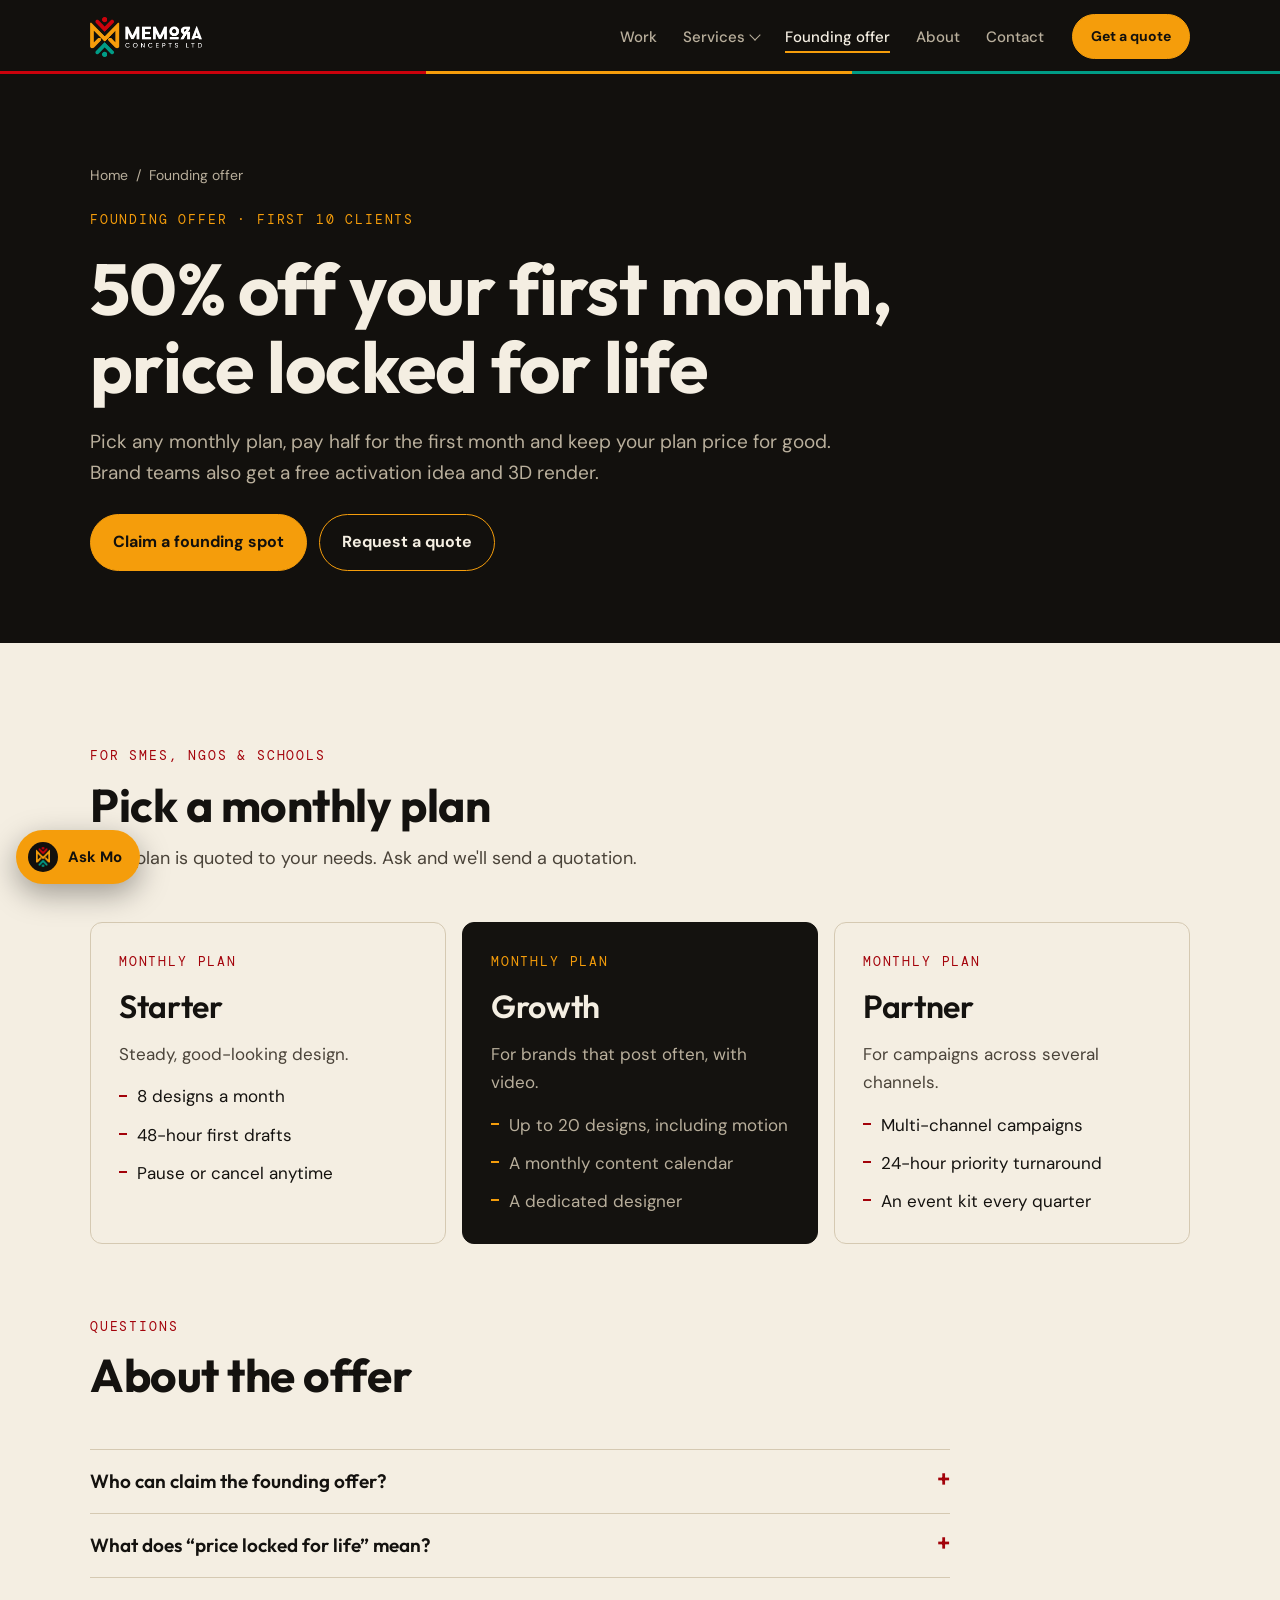
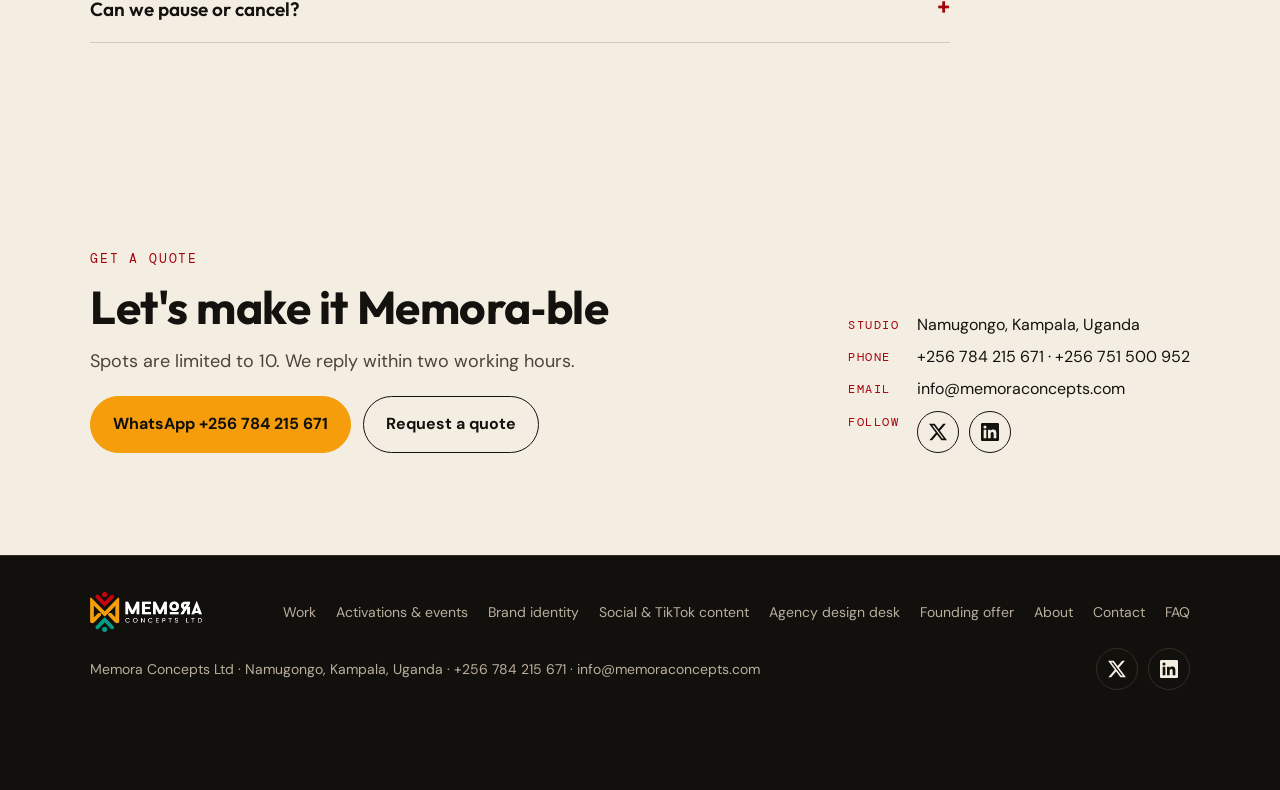
<file: founding-offer/index.html>
<!doctype html>
<html lang="en">
<head>
<meta charset="utf-8">
<script>document.documentElement.classList.add('js')</script>
<meta name="viewport" content="width=device-width,initial-scale=1,viewport-fit=cover">
<title>Founding Offer: 50% Off Your First Month, Price Locked for Life | Memora</title>
<meta name="description" content="Memora's founding offer for our first 10 clients: 50% off the first month on any monthly design plan, and your price locked for life. Brand teams also get a free activation idea and 3D render.">
<link rel="canonical" href="https://memoraconcepts.com/founding-offer/">
<meta name="geo.region" content="UG-102">
<meta name="geo.placename" content="Namugongo, Kampala">
<meta property="og:site_name" content="Memora">
<meta property="og:locale" content="en_UG">
<meta property="og:type" content="website">
<meta property="og:title" content="Founding offer: 50% off your first month | Memora">
<meta property="og:description" content="For our first 10 clients: half price on your first month of any monthly plan, and your price locked for life.">
<meta property="og:url" content="https://memoraconcepts.com/founding-offer/">
<meta property="og:image" content="https://memoraconcepts.com/img/og.jpg">
<meta name="twitter:card" content="summary_large_image">
<meta name="theme-color" content="#12100D">
<link rel="icon" type="image/png" href="/img/favicon.png">
<link rel="preconnect" href="https://fonts.googleapis.com">
<link rel="preconnect" href="https://fonts.gstatic.com" crossorigin>
<link rel="stylesheet" href="https://fonts.googleapis.com/css2?family=Outfit:wght@500;600;700&family=DM+Sans:opsz,wght@9..40,400;9..40,500;9..40,700&family=DM+Mono:wght@400;500&display=swap">
<link rel="stylesheet" href="/css/page.css?v=7">
<script type="application/ld+json">{"@context": "https://schema.org", "@type": "WebPage", "name": "Memora founding offer", "url": "https://memoraconcepts.com/founding-offer/", "description": "For Memora's first 10 clients: 50% off the first month on any monthly design plan, and the price locked for life.", "publisher": {"@type": "ProfessionalService", "@id": "https://memoraconcepts.com/#org", "name": "Memora Concepts Ltd", "url": "https://memoraconcepts.com/"}}</script>
<script type="application/ld+json">{"@context": "https://schema.org", "@type": "BreadcrumbList", "itemListElement": [{"@type": "ListItem", "position": 1, "name": "Home", "item": "https://memoraconcepts.com/"}, {"@type": "ListItem", "position": 2, "name": "Founding offer", "item": "https://memoraconcepts.com/founding-offer/"}]}</script>
<script type="application/ld+json">{"@context": "https://schema.org", "@type": "FAQPage", "mainEntity": [{"@type": "Question", "name": "Who can claim the founding offer?", "acceptedAnswer": {"@type": "Answer", "text": "Our first 10 clients on any monthly plan."}}, {"@type": "Question", "name": "What does “price locked for life” mean?", "acceptedAnswer": {"@type": "Answer", "text": "The monthly price you start on is the price you keep."}}, {"@type": "Question", "name": "Can we pause or cancel?", "acceptedAnswer": {"@type": "Answer", "text": "Yes, anytime."}}]}</script>
<link rel="stylesheet" href="/css/nav.css?v=4">
<link rel="stylesheet" href="/css/mo.css?v=1">
</head>
<body>
<header class="top"><div class="wrap">
  <a class="brand" href="/" aria-label="Memora home"><img src="/img/logo_colour.png" alt="Memora Concepts Ltd" width="884" height="315"></a>
  <nav class="site-nav" id="site-nav" aria-label="Main">
    <a href="/work/">Work</a>
    <div class="dd">
      <button class="dd-btn" type="button" aria-expanded="false" aria-controls="dd-services">Services</button>
      <div class="dd-menu" id="dd-services">
        <a href="/activations/"><b>Activations &amp; events</b><span>Booths, launches, expos and on-site set-up</span></a>
        <a href="/branding/"><b>Brand identity &amp; logos</b><span>Logos, brand kits and company profiles</span></a>
        <a href="/content/"><b>Social &amp; TikTok content</b><span>Short video, key visuals and monthly content</span></a>
        <a href="/agency-design-desk/"><b>Agency design desk</b><span>Design support under your agency&#x27;s name</span></a>
      </div>
    </div>
    <a href="/founding-offer/" aria-current="page">Founding offer</a>
    <a href="/about/">About</a>
    <a href="/contact/">Contact</a>
  </nav>
  <a class="btn btn-gold top-cta" href="/contact/">Get a quote</a>
  <button class="menu-btn" type="button" aria-expanded="false" aria-controls="site-nav">Menu</button>
</div></header>
<main>
  <section class="hero hero-plain">
    <div class="wrap">
      <nav class="crumbs" aria-label="Breadcrumb"><a href="/">Home</a><span aria-hidden="true">/</span><span>Founding offer</span></nav>
      <div class="hero-copy">
        <p class="eyebrow">Founding offer · first 10 clients</p>
        <h1>50% off your first month, price locked for life</h1>
        <p class="sub">Pick any monthly plan, pay half for the first month and keep your plan price for good. Brand teams also get a free activation idea and 3D render.</p>
        <div class="cta-row"><a class="btn btn-gold" href="https://wa.me/256784215671?text=Hello Memora, I&#x27;d like to claim a founding spot.">Claim a founding spot</a><a class="btn btn-ghost" href="/contact/">Request a quote</a></div>
      </div>
    </div>
  </section>

  <section class="paper">
    <div class="wrap">
      <div class="sec-head"><p class="eyebrow">For SMEs, NGOs &amp; schools</p><h2>Pick a monthly plan</h2><p class="lede">Each plan is quoted to your needs. Ask and we&#x27;ll send a quotation.</p></div>
      <div class="plans"><article class="plan"><p class="eyebrow">Monthly plan</p><h3 class="plan-name">Starter</h3><p class="plan-for">Steady, good-looking design.</p><ul class="list list-1"><li>8 designs a month</li><li>48-hour first drafts</li><li>Pause or cancel anytime</li></ul></article><article class="plan plan-mid"><p class="eyebrow">Monthly plan</p><h3 class="plan-name">Growth</h3><p class="plan-for">For brands that post often, with video.</p><ul class="list list-1"><li>Up to 20 designs, including motion</li><li>A monthly content calendar</li><li>A dedicated designer</li></ul></article><article class="plan"><p class="eyebrow">Monthly plan</p><h3 class="plan-name">Partner</h3><p class="plan-for">For campaigns across several channels.</p><ul class="list list-1"><li>Multi-channel campaigns</li><li>24-hour priority turnaround</li><li>An event kit every quarter</li></ul></article></div>
      <div class="sec-head" style="margin-top:clamp(40px,6vw,72px)"><p class="eyebrow">Questions</p><h2>About the offer</h2></div>
      <div class="faq"><details><summary>Who can claim the founding offer?</summary><p>Our first 10 clients on any monthly plan.</p></details><details><summary>What does &ldquo;price locked for life&rdquo; mean?</summary><p>The monthly price you start on is the price you keep.</p></details><details><summary>Can we pause or cancel?</summary><p>Yes, anytime.</p></details></div>
    </div>
  </section>

  <section class="paper">
    <div class="wrap contact-band">
      <div class="sec-head" style="margin-bottom:0">
        <p class="eyebrow">Get a quote</p>
        <h2>Let's make it Memora&#8209;ble</h2>
        <p class="lede">Spots are limited to 10. We reply within two working hours.</p>
        <div class="cta-row"><a class="btn btn-gold" href="https://wa.me/256784215671?text=Hello Memora, I&#x27;d like to claim a founding spot.">WhatsApp +256 784 215 671</a><a class="btn btn-ghost" href="/contact/">Request a quote</a></div>
      </div>
      <dl>
        <dt>Studio</dt><dd>Namugongo, Kampala, Uganda</dd>
        <dt>Phone</dt><dd>+256 784 215 671 · +256 751 500 952</dd>
        <dt>Email</dt><dd>info@memoraconcepts.com</dd>
        <dt>Follow</dt><dd><div class="social social-paper"><a href="https://x.com/memoraug" target="_blank" rel="noopener" aria-label="Memora on X" title="Memora on X"><svg viewBox="0 0 24 24" width="18" height="18" aria-hidden="true" focusable="false"><path fill="currentColor" d="M18.901 1.153h3.68l-8.04 9.19L24 22.846h-7.406l-5.8-7.584-6.638 7.584H.474l8.6-9.83L0 1.154h7.594l5.243 6.932ZM17.61 20.644h2.039L6.486 3.24H4.298Z"/></svg></a><a href="https://www.linkedin.com/company/memora-concepts-ltd/" target="_blank" rel="noopener" aria-label="Memora on LinkedIn" title="Memora on LinkedIn"><svg viewBox="0 0 24 24" width="18" height="18" aria-hidden="true" focusable="false"><path fill="currentColor" d="M20.447 20.452h-3.554v-5.569c0-1.328-.027-3.037-1.852-3.037-1.853 0-2.136 1.445-2.136 2.939v5.667H9.351V9h3.414v1.561h.046c.477-.937 1.637-1.85 3.37-1.85 3.601 0 4.267 2.37 4.267 4.455v6.286zM5.337 7.433a2.064 2.064 0 1 1 0-4.128 2.064 2.064 0 0 1 0 4.128zm1.782 13.019H3.555V9h3.564v11.452zM22.225 0H1.771C.792 0 0 .774 0 1.729v20.542C0 23.227.792 24 1.771 24h20.451C23.2 24 24 23.227 24 22.271V1.729C24 .774 23.2 0 22.222 0h.003z"/></svg></a></div></dd>
      </dl>
    </div>
  </section>
</main>
<footer><div class="wrap">
  <a href="/"><img src="/img/logo_colour.png" alt="Memora Concepts Ltd" width="884" height="315"></a>
  <nav aria-label="Site"><a href="/work/">Work</a><a href="/activations/">Activations &amp; events</a><a href="/branding/">Brand identity</a><a href="/content/">Social &amp; TikTok content</a><a href="/agency-design-desk/">Agency design desk</a><a href="/founding-offer/">Founding offer</a><a href="/about/">About</a><a href="/contact/">Contact</a><a href="/#faq">FAQ</a></nav>
  <div class="social"><a href="https://x.com/memoraug" target="_blank" rel="noopener" aria-label="Memora on X" title="Memora on X"><svg viewBox="0 0 24 24" width="18" height="18" aria-hidden="true" focusable="false"><path fill="currentColor" d="M18.901 1.153h3.68l-8.04 9.19L24 22.846h-7.406l-5.8-7.584-6.638 7.584H.474l8.6-9.83L0 1.154h7.594l5.243 6.932ZM17.61 20.644h2.039L6.486 3.24H4.298Z"/></svg></a><a href="https://www.linkedin.com/company/memora-concepts-ltd/" target="_blank" rel="noopener" aria-label="Memora on LinkedIn" title="Memora on LinkedIn"><svg viewBox="0 0 24 24" width="18" height="18" aria-hidden="true" focusable="false"><path fill="currentColor" d="M20.447 20.452h-3.554v-5.569c0-1.328-.027-3.037-1.852-3.037-1.853 0-2.136 1.445-2.136 2.939v5.667H9.351V9h3.414v1.561h.046c.477-.937 1.637-1.85 3.37-1.85 3.601 0 4.267 2.37 4.267 4.455v6.286zM5.337 7.433a2.064 2.064 0 1 1 0-4.128 2.064 2.064 0 0 1 0 4.128zm1.782 13.019H3.555V9h3.564v11.452zM22.225 0H1.771C.792 0 0 .774 0 1.729v20.542C0 23.227.792 24 1.771 24h20.451C23.2 24 24 23.227 24 22.271V1.729C24 .774 23.2 0 22.222 0h.003z"/></svg></a></div>
  <span>Memora Concepts Ltd · Namugongo, Kampala, Uganda · +256 784 215 671 · info@memoraconcepts.com</span>
</div></footer>
<script src="/js/nav.js?v=1" defer></script>
<script src="/js/mo.js?v=2" defer></script>
</body>
</html>
</file>
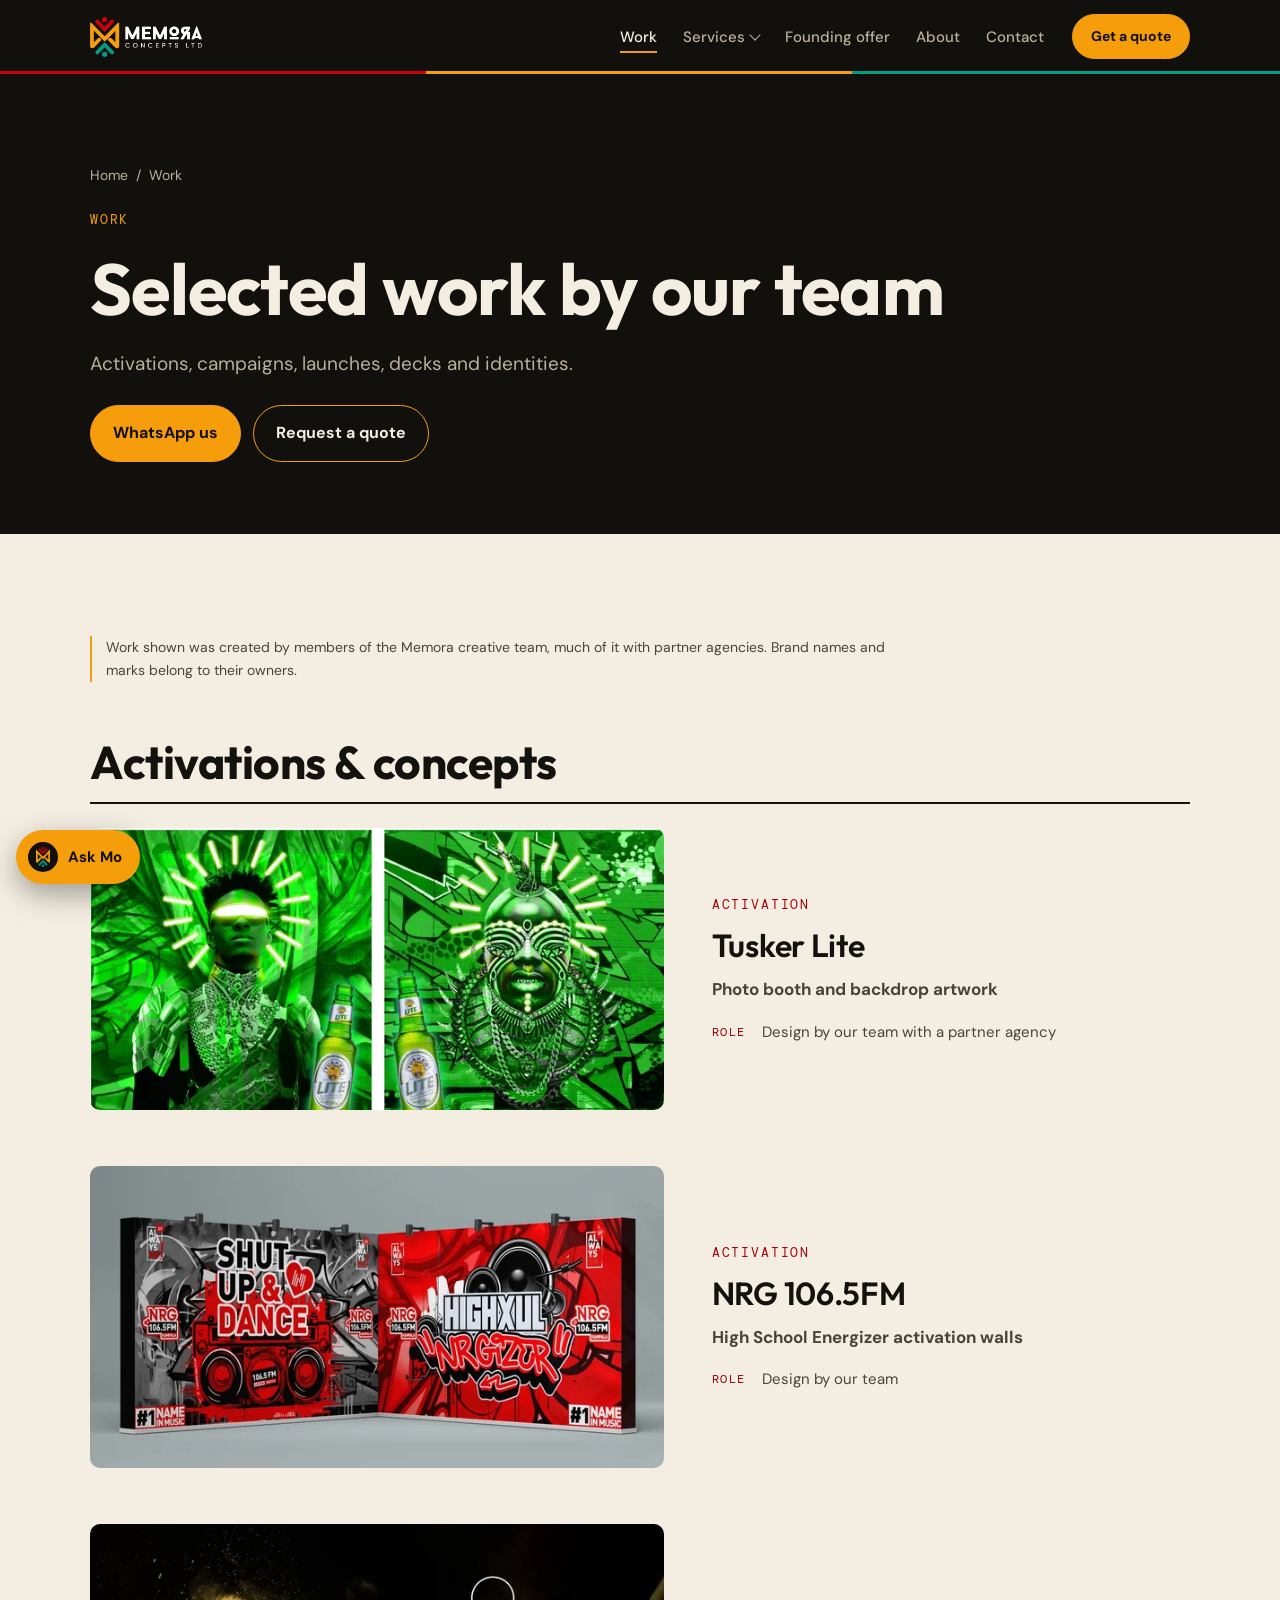
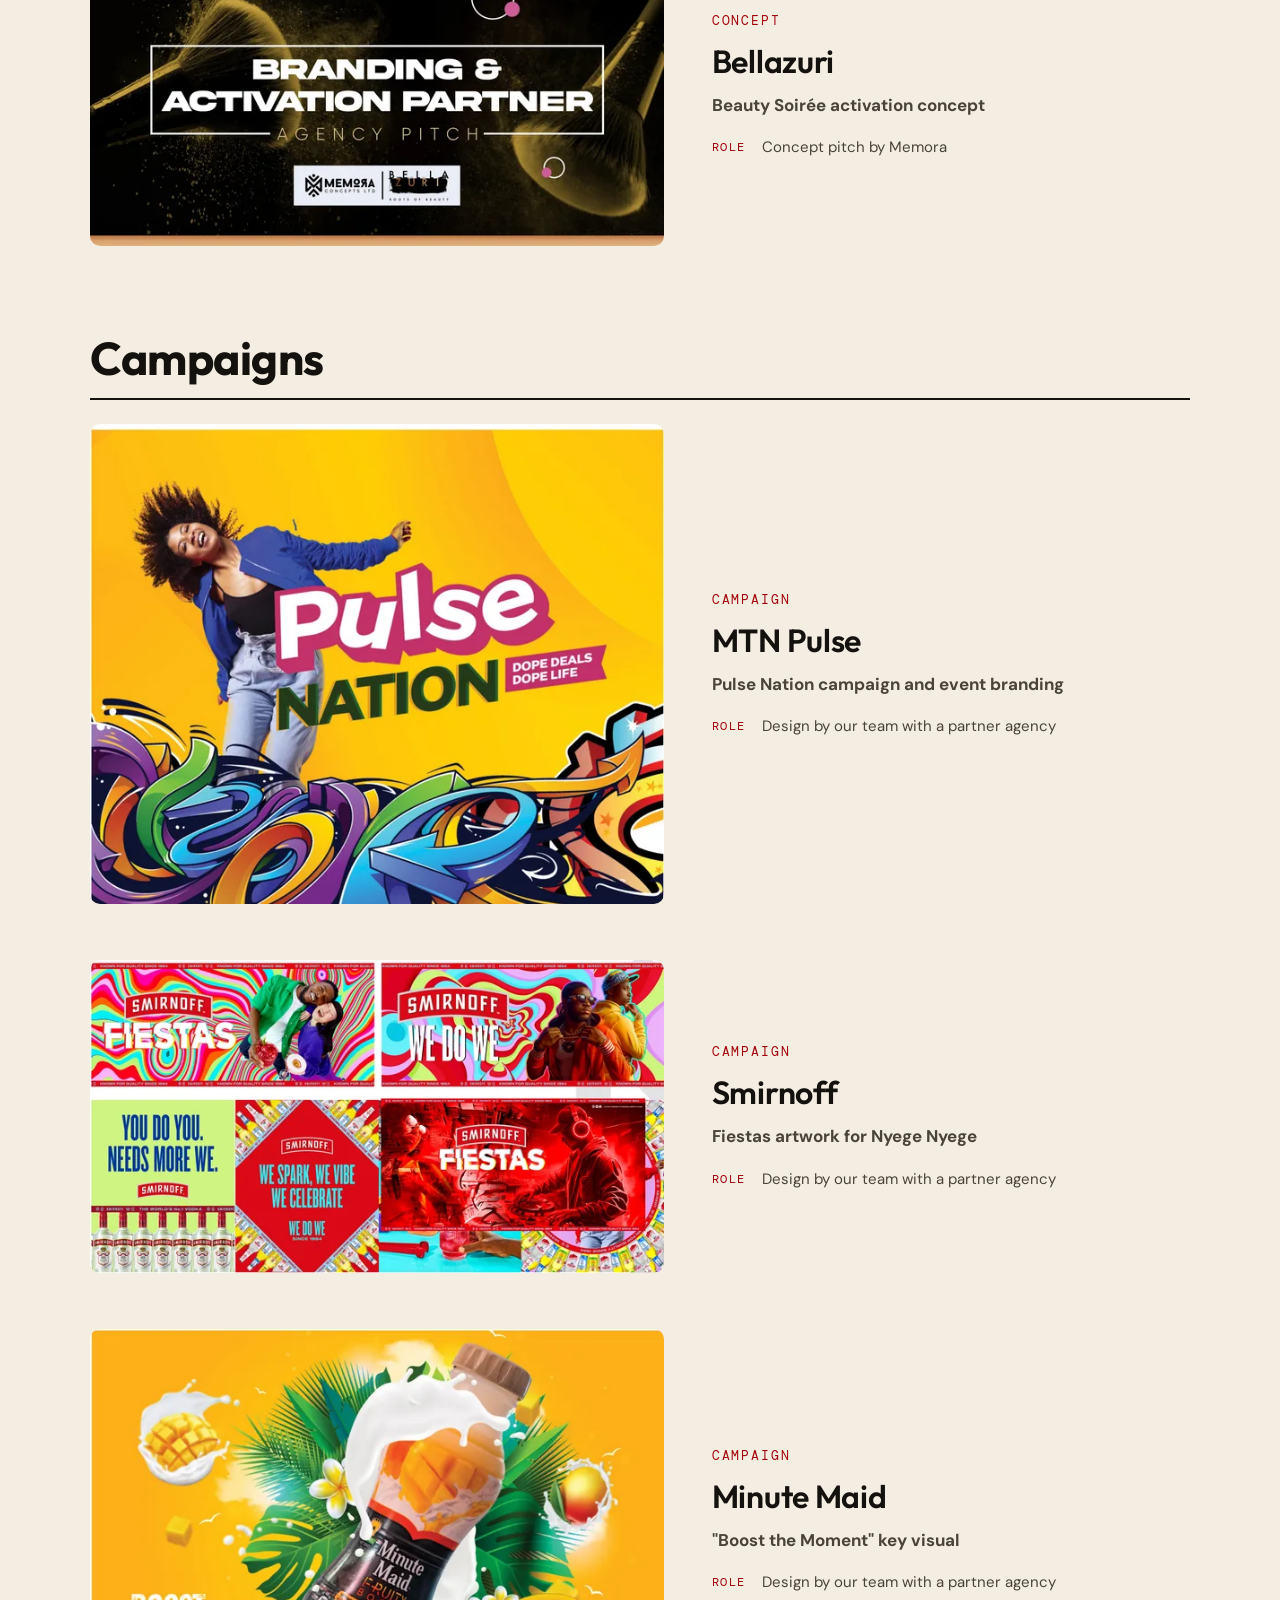
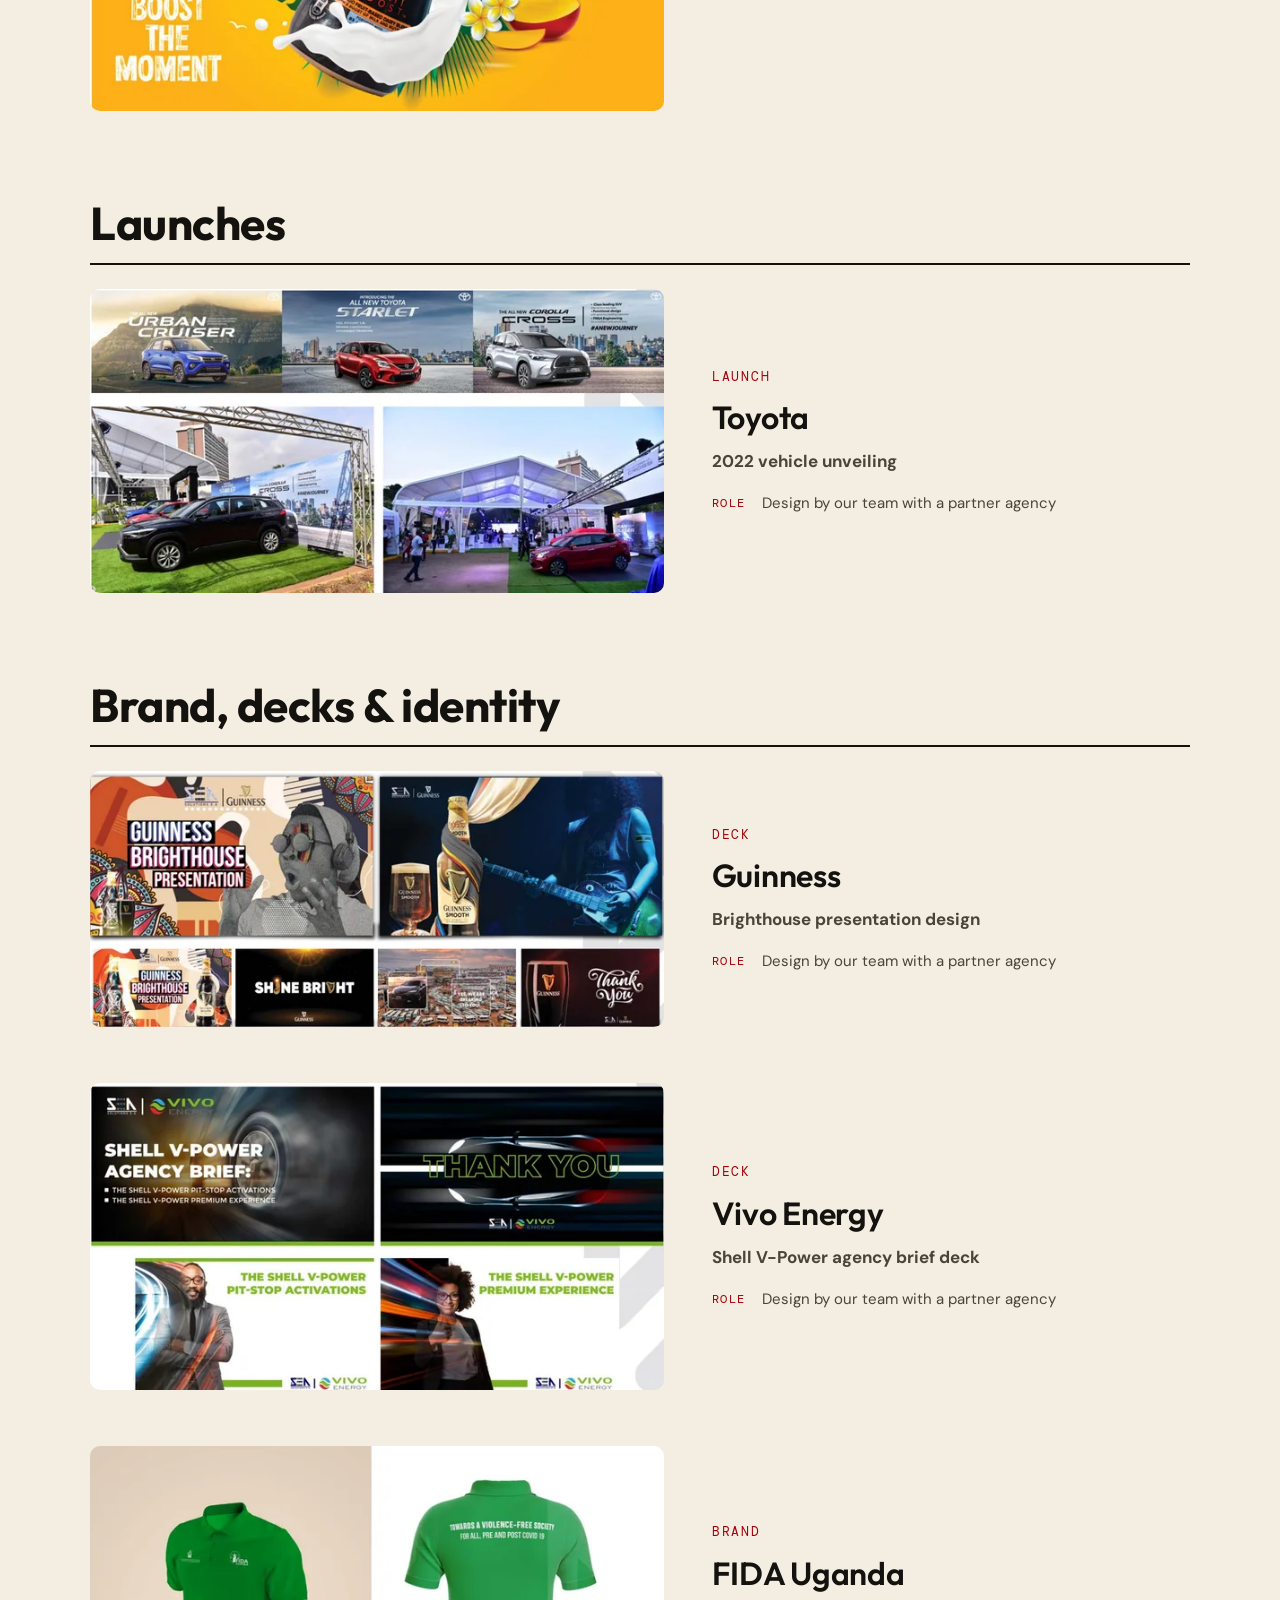
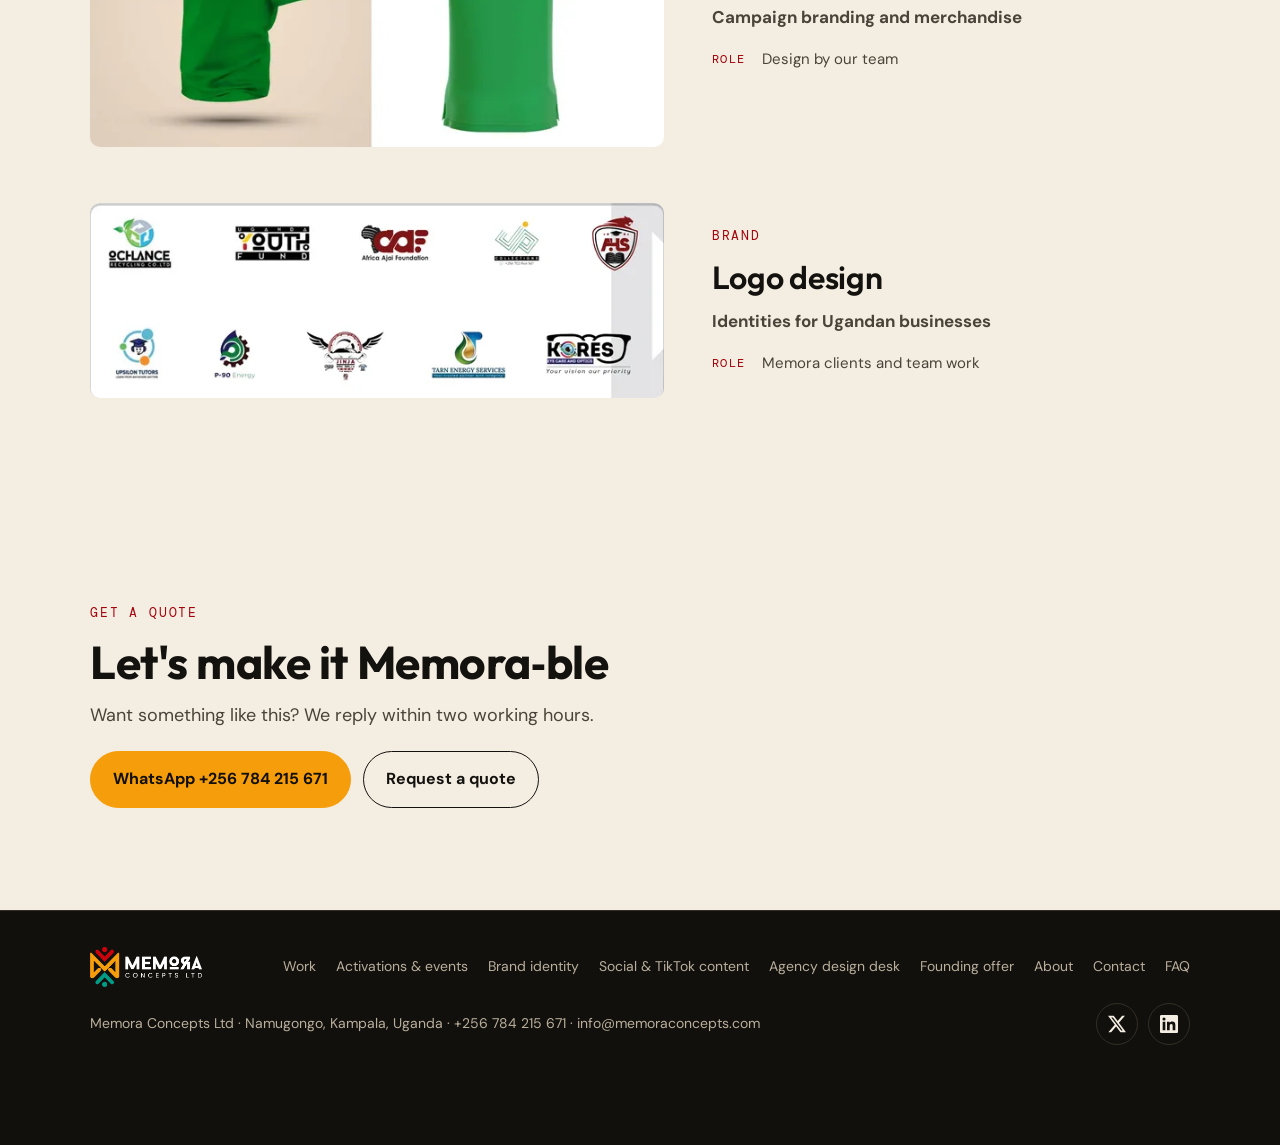
<file: work/index.html>
<!doctype html>
<html lang="en">
<head>
<meta charset="utf-8">
<script>document.documentElement.classList.add('js')</script>
<meta name="viewport" content="width=device-width,initial-scale=1,viewport-fit=cover">
<title>Branding &amp; Activation Portfolio | Memora Concepts, Kampala</title>
<meta name="description" content="Selected activations, campaigns, launches, decks and logos by the Memora creative team in Kampala, Uganda, for brands including Tusker Lite, MTN, Smirnoff, Toyota and Guinness.">
<link rel="canonical" href="https://memoraconcepts.com/work/">
<meta name="geo.region" content="UG-102">
<meta name="geo.placename" content="Namugongo, Kampala">
<meta property="og:site_name" content="Memora">
<meta property="og:locale" content="en_UG">
<meta property="og:type" content="website">
<meta property="og:title" content="Selected work | Memora">
<meta property="og:description" content="Selected activations, campaigns, launches, decks and logos by the Memora creative team in Kampala, Uganda, for brands including Tusker Lite, MTN, Smirnoff, Toyota and Guinness.">
<meta property="og:url" content="https://memoraconcepts.com/work/">
<meta property="og:image" content="https://memoraconcepts.com/img/og.jpg">
<meta name="twitter:card" content="summary_large_image">
<meta name="theme-color" content="#12100D">
<link rel="icon" type="image/png" href="/img/favicon.png">
<link rel="preconnect" href="https://fonts.googleapis.com">
<link rel="preconnect" href="https://fonts.gstatic.com" crossorigin>
<link rel="stylesheet" href="https://fonts.googleapis.com/css2?family=Outfit:wght@500;600;700&family=DM+Sans:opsz,wght@9..40,400;9..40,500;9..40,700&family=DM+Mono:wght@400;500&display=swap">
<link rel="stylesheet" href="/css/page.css?v=7">
<script type="application/ld+json">{"@context": "https://schema.org", "@type": "CollectionPage", "name": "Memora work", "url": "https://memoraconcepts.com/work/", "about": {"@type": "ProfessionalService", "@id": "https://memoraconcepts.com/#org", "name": "Memora Concepts Ltd", "url": "https://memoraconcepts.com/"}, "hasPart": [{"@type": "CreativeWork", "name": "Tusker Lite – Photo booth and backdrop artwork", "description": "Neon-green booth and backdrop artwork built for photos and sharing.", "image": "https://memoraconcepts.com/img/tusker_booth.webp", "creator": {"@type": "ProfessionalService", "@id": "https://memoraconcepts.com/#org", "name": "Memora Concepts Ltd", "url": "https://memoraconcepts.com/"}}, {"@type": "CreativeWork", "name": "NRG 106.5FM – High School Energizer activation walls", "description": "Graffiti-style activation walls and booth renders for a school tour.", "image": "https://memoraconcepts.com/img/nrg_booth.webp", "creator": {"@type": "ProfessionalService", "@id": "https://memoraconcepts.com/#org", "name": "Memora Concepts Ltd", "url": "https://memoraconcepts.com/"}}, {"@type": "CreativeWork", "name": "MTN Pulse – Pulse Nation campaign and event branding", "description": "A youth campaign key visual carried from social posts to event walls.", "image": "https://memoraconcepts.com/img/pulse_nation.webp", "creator": {"@type": "ProfessionalService", "@id": "https://memoraconcepts.com/#org", "name": "Memora Concepts Ltd", "url": "https://memoraconcepts.com/"}}, {"@type": "CreativeWork", "name": "Smirnoff – Fiestas artwork for Nyege Nyege", "description": "High-energy festival artwork for the Fiestas campaign.", "image": "https://memoraconcepts.com/img/smirnoff.webp", "creator": {"@type": "ProfessionalService", "@id": "https://memoraconcepts.com/#org", "name": "Memora Concepts Ltd", "url": "https://memoraconcepts.com/"}}, {"@type": "CreativeWork", "name": "Toyota – 2022 vehicle unveiling", "description": "Launch banners and venue branding for a multi-model vehicle unveiling.", "image": "https://memoraconcepts.com/img/toyota.webp", "creator": {"@type": "ProfessionalService", "@id": "https://memoraconcepts.com/#org", "name": "Memora Concepts Ltd", "url": "https://memoraconcepts.com/"}}, {"@type": "CreativeWork", "name": "Minute Maid – \"Boost the Moment\" key visual", "description": "A bright product key visual built for retail and social.", "image": "https://memoraconcepts.com/img/minute_maid.webp", "creator": {"@type": "ProfessionalService", "@id": "https://memoraconcepts.com/#org", "name": "Memora Concepts Ltd", "url": "https://memoraconcepts.com/"}}, {"@type": "CreativeWork", "name": "Guinness – Brighthouse presentation design", "description": "A pitch presentation with a bold collage art direction.", "image": "https://memoraconcepts.com/img/guinness.webp", "creator": {"@type": "ProfessionalService", "@id": "https://memoraconcepts.com/#org", "name": "Memora Concepts Ltd", "url": "https://memoraconcepts.com/"}}, {"@type": "CreativeWork", "name": "Vivo Energy – Shell V-Power agency brief deck", "description": "An agency brief deck for pit-stop activations and a premium experience.", "image": "https://memoraconcepts.com/img/vivo.webp", "creator": {"@type": "ProfessionalService", "@id": "https://memoraconcepts.com/#org", "name": "Memora Concepts Ltd", "url": "https://memoraconcepts.com/"}}, {"@type": "CreativeWork", "name": "FIDA Uganda – Campaign branding and merchandise", "description": "Campaign branding applied across merchandise for a rights campaign.", "image": "https://memoraconcepts.com/img/fida.webp", "creator": {"@type": "ProfessionalService", "@id": "https://memoraconcepts.com/#org", "name": "Memora Concepts Ltd", "url": "https://memoraconcepts.com/"}}, {"@type": "CreativeWork", "name": "Bellazuri – Beauty Soirée activation concept", "description": "A four-tier proposal: brand refresh, event strategy, teaser campaign and soirée execution.", "image": "https://memoraconcepts.com/img/bellazuri_1.webp", "creator": {"@type": "ProfessionalService", "@id": "https://memoraconcepts.com/#org", "name": "Memora Concepts Ltd", "url": "https://memoraconcepts.com/"}}, {"@type": "CreativeWork", "name": "Logo design – Identities for Ugandan businesses", "description": "Marks for businesses including Kores Eye Care and Tarn Energy.", "image": "https://memoraconcepts.com/img/logos.webp", "creator": {"@type": "ProfessionalService", "@id": "https://memoraconcepts.com/#org", "name": "Memora Concepts Ltd", "url": "https://memoraconcepts.com/"}}]}</script>
<script type="application/ld+json">{"@context": "https://schema.org", "@type": "BreadcrumbList", "itemListElement": [{"@type": "ListItem", "position": 1, "name": "Home", "item": "https://memoraconcepts.com/"}, {"@type": "ListItem", "position": 2, "name": "Work", "item": "https://memoraconcepts.com/work/"}]}</script>
<link rel="stylesheet" href="/css/nav.css?v=4">
<link rel="stylesheet" href="/css/mo.css?v=1">
</head>
<body>
<header class="top"><div class="wrap">
  <a class="brand" href="/" aria-label="Memora home"><img src="/img/logo_colour.png" alt="Memora Concepts Ltd" width="884" height="315"></a>
  <nav class="site-nav" id="site-nav" aria-label="Main">
    <a href="/work/" aria-current="page">Work</a>
    <div class="dd">
      <button class="dd-btn" type="button" aria-expanded="false" aria-controls="dd-services">Services</button>
      <div class="dd-menu" id="dd-services">
        <a href="/activations/"><b>Activations &amp; events</b><span>Booths, launches, expos and on-site set-up</span></a>
        <a href="/branding/"><b>Brand identity &amp; logos</b><span>Logos, brand kits and company profiles</span></a>
        <a href="/content/"><b>Social &amp; TikTok content</b><span>Short video, key visuals and monthly content</span></a>
        <a href="/agency-design-desk/"><b>Agency design desk</b><span>Design support under your agency&#x27;s name</span></a>
      </div>
    </div>
    <a href="/founding-offer/">Founding offer</a>
    <a href="/about/">About</a>
    <a href="/contact/">Contact</a>
  </nav>
  <a class="btn btn-gold top-cta" href="/contact/">Get a quote</a>
  <button class="menu-btn" type="button" aria-expanded="false" aria-controls="site-nav">Menu</button>
</div></header>
<main>
  <section class="hero hero-plain">
    <div class="wrap">
      <nav class="crumbs" aria-label="Breadcrumb"><a href="/">Home</a><span aria-hidden="true">/</span><span>Work</span></nav>
      <div class="hero-copy">
        <p class="eyebrow">Work</p>
        <h1>Selected work by our team</h1>
        <p class="sub">Activations, campaigns, launches, decks and identities.</p>
        <div class="cta-row"><a class="btn btn-gold" href="https://wa.me/256784215671">WhatsApp us</a><a class="btn btn-ghost" href="/contact/">Request a quote</a></div>
      </div>
    </div>
  </section>
  <section class="paper">
    <div class="wrap">
      <p class="credit credit-paper">Work shown was created by members of the Memora creative team, much of it with partner agencies. Brand names and marks belong to their owners.</p>
      
      <div class="work-group">
        <h2>Activations &amp; concepts</h2>
        <div class="work-list">
        <article class="work-item">
          <figure><img src="/img/tusker_booth.webp?v=2" srcset="/img/tusker_booth-640.webp?v=2 640w, /img/tusker_booth.webp?v=2 1200w, /img/tusker_booth-2000.webp?v=2 2000w" sizes="(max-width:760px) calc(100vw - 32px), 560px" width="1200" height="591" alt="Tusker Lite: Photo booth and backdrop artwork" loading="lazy" decoding="async"></figure>
          <div class="work-copy">
            <p class="eyebrow">Activation</p>
            <h3>Tusker Lite</h3>
            <p class="work-s">Photo booth and backdrop artwork</p>
            <dl><dt>Role</dt><dd>Design by our team with a partner agency</dd></dl>
          </div>
        </article>
        <article class="work-item">
          <figure><img src="/img/nrg_booth.webp?v=2" srcset="/img/nrg_booth-640.webp?v=2 640w, /img/nrg_booth.webp?v=2 1200w, /img/nrg_booth-2000.webp?v=2 2000w" sizes="(max-width:760px) calc(100vw - 32px), 560px" width="1200" height="630" alt="NRG 106.5FM: High School Energizer activation walls" loading="lazy" decoding="async"></figure>
          <div class="work-copy">
            <p class="eyebrow">Activation</p>
            <h3>NRG 106.5FM</h3>
            <p class="work-s">High School Energizer activation walls</p>
            <dl><dt>Role</dt><dd>Design by our team</dd></dl>
          </div>
        </article>
        <article class="work-item">
          <figure><img src="/img/bellazuri_1.webp?v=2" srcset="/img/bellazuri_1-640.webp?v=2 640w, /img/bellazuri_1.webp?v=2 1200w, /img/bellazuri_1-2000.webp?v=2 2000w" sizes="(max-width:760px) calc(100vw - 32px), 560px" width="1200" height="675" alt="Bellazuri: Beauty Soirée activation concept" loading="lazy" decoding="async"></figure>
          <div class="work-copy">
            <p class="eyebrow">Concept</p>
            <h3>Bellazuri</h3>
            <p class="work-s">Beauty Soirée activation concept</p>
            <dl><dt>Role</dt><dd>Concept pitch by Memora</dd></dl>
          </div>
        </article></div>
      </div>
      <div class="work-group">
        <h2>Campaigns</h2>
        <div class="work-list">
        <article class="work-item">
          <figure><img src="/img/pulse_nation.webp?v=2" srcset="/img/pulse_nation-640.webp?v=2 640w, /img/pulse_nation.webp?v=2 1200w, /img/pulse_nation-2000.webp?v=2 2000w" sizes="(max-width:760px) calc(100vw - 32px), 560px" width="1200" height="1003" alt="MTN Pulse: Pulse Nation campaign and event branding" loading="lazy" decoding="async"></figure>
          <div class="work-copy">
            <p class="eyebrow">Campaign</p>
            <h3>MTN Pulse</h3>
            <p class="work-s">Pulse Nation campaign and event branding</p>
            <dl><dt>Role</dt><dd>Design by our team with a partner agency</dd></dl>
          </div>
        </article>
        <article class="work-item">
          <figure><img src="/img/smirnoff.webp?v=2" srcset="/img/smirnoff-640.webp?v=2 640w, /img/smirnoff.webp?v=2 1200w, /img/smirnoff-2000.webp?v=2 2000w" sizes="(max-width:760px) calc(100vw - 32px), 560px" width="1200" height="653" alt="Smirnoff: Fiestas artwork for Nyege Nyege" loading="lazy" decoding="async"></figure>
          <div class="work-copy">
            <p class="eyebrow">Campaign</p>
            <h3>Smirnoff</h3>
            <p class="work-s">Fiestas artwork for Nyege Nyege</p>
            <dl><dt>Role</dt><dd>Design by our team with a partner agency</dd></dl>
          </div>
        </article>
        <article class="work-item">
          <figure><img src="/img/minute_maid.webp?v=2" srcset="/img/minute_maid-640.webp?v=2 640w, /img/minute_maid.webp?v=2 1200w, /img/minute_maid-2000.webp?v=2 2000w" sizes="(max-width:760px) calc(100vw - 32px), 560px" width="1200" height="801" alt="Minute Maid: &quot;Boost the Moment&quot; key visual" loading="lazy" decoding="async"></figure>
          <div class="work-copy">
            <p class="eyebrow">Campaign</p>
            <h3>Minute Maid</h3>
            <p class="work-s">&quot;Boost the Moment&quot; key visual</p>
            <dl><dt>Role</dt><dd>Design by our team with a partner agency</dd></dl>
          </div>
        </article></div>
      </div>
      <div class="work-group">
        <h2>Launches</h2>
        <div class="work-list">
        <article class="work-item">
          <figure><img src="/img/toyota.webp?v=2" srcset="/img/toyota-640.webp?v=2 640w, /img/toyota.webp?v=2 1200w, /img/toyota-2000.webp?v=2 2000w" sizes="(max-width:760px) calc(100vw - 32px), 560px" width="1200" height="635" alt="Toyota: 2022 vehicle unveiling" loading="lazy" decoding="async"></figure>
          <div class="work-copy">
            <p class="eyebrow">Launch</p>
            <h3>Toyota</h3>
            <p class="work-s">2022 vehicle unveiling</p>
            <dl><dt>Role</dt><dd>Design by our team with a partner agency</dd></dl>
          </div>
        </article></div>
      </div>
      <div class="work-group">
        <h2>Brand, decks &amp; identity</h2>
        <div class="work-list">
        <article class="work-item">
          <figure><img src="/img/guinness.webp?v=2" srcset="/img/guinness-640.webp?v=2 640w, /img/guinness.webp?v=2 1200w, /img/guinness-2000.webp?v=2 2000w" sizes="(max-width:760px) calc(100vw - 32px), 560px" width="1200" height="536" alt="Guinness: Brighthouse presentation design" loading="lazy" decoding="async"></figure>
          <div class="work-copy">
            <p class="eyebrow">Deck</p>
            <h3>Guinness</h3>
            <p class="work-s">Brighthouse presentation design</p>
            <dl><dt>Role</dt><dd>Design by our team with a partner agency</dd></dl>
          </div>
        </article>
        <article class="work-item">
          <figure><img src="/img/vivo.webp?v=2" srcset="/img/vivo-640.webp?v=2 640w, /img/vivo.webp?v=2 1200w, /img/vivo-2000.webp?v=2 2000w" sizes="(max-width:760px) calc(100vw - 32px), 560px" width="1200" height="641" alt="Vivo Energy: Shell V-Power agency brief deck" loading="lazy" decoding="async"></figure>
          <div class="work-copy">
            <p class="eyebrow">Deck</p>
            <h3>Vivo Energy</h3>
            <p class="work-s">Shell V-Power agency brief deck</p>
            <dl><dt>Role</dt><dd>Design by our team with a partner agency</dd></dl>
          </div>
        </article>
        <article class="work-item">
          <figure><img src="/img/fida.webp?v=2" srcset="/img/fida-640.webp?v=2 640w, /img/fida.webp?v=2 1200w, /img/fida-2000.webp?v=2 2000w" sizes="(max-width:760px) calc(100vw - 32px), 560px" width="1200" height="630" alt="FIDA Uganda: Campaign branding and merchandise" loading="lazy" decoding="async"></figure>
          <div class="work-copy">
            <p class="eyebrow">Brand</p>
            <h3>FIDA Uganda</h3>
            <p class="work-s">Campaign branding and merchandise</p>
            <dl><dt>Role</dt><dd>Design by our team</dd></dl>
          </div>
        </article>
        <article class="work-item">
          <figure><img src="/img/logos.webp?v=2" srcset="/img/logos-640.webp?v=2 640w, /img/logos.webp?v=2 1200w, /img/logos-2000.webp?v=2 2000w" sizes="(max-width:760px) calc(100vw - 32px), 560px" width="1200" height="407" alt="Logo design: Identities for Ugandan businesses" loading="lazy" decoding="async"></figure>
          <div class="work-copy">
            <p class="eyebrow">Brand</p>
            <h3>Logo design</h3>
            <p class="work-s">Identities for Ugandan businesses</p>
            <dl><dt>Role</dt><dd>Memora clients and team work</dd></dl>
          </div>
        </article></div>
      </div>
    </div>
  </section>
  <section class="paper">
    <div class="wrap contact-band">
      <div class="sec-head" style="margin-bottom:0">
        <p class="eyebrow">Get a quote</p>
        <h2>Let's make it Memora&#8209;ble</h2>
        <p class="lede">Want something like this? We reply within two working hours.</p>
        <div class="cta-row"><a class="btn btn-gold" href="https://wa.me/256784215671">WhatsApp +256 784 215 671</a><a class="btn btn-ghost" href="/contact/">Request a quote</a></div>
      </div>
    </div>
  </section>
</main>
<footer><div class="wrap">
  <a href="/"><img src="/img/logo_colour.png" alt="Memora Concepts Ltd" width="884" height="315"></a>
  <nav aria-label="Site"><a href="/work/">Work</a><a href="/activations/">Activations &amp; events</a><a href="/branding/">Brand identity</a><a href="/content/">Social &amp; TikTok content</a><a href="/agency-design-desk/">Agency design desk</a><a href="/founding-offer/">Founding offer</a><a href="/about/">About</a><a href="/contact/">Contact</a><a href="/#faq">FAQ</a></nav>
  <div class="social"><a href="https://x.com/memoraug" target="_blank" rel="noopener" aria-label="Memora on X" title="Memora on X"><svg viewBox="0 0 24 24" width="18" height="18" aria-hidden="true" focusable="false"><path fill="currentColor" d="M18.901 1.153h3.68l-8.04 9.19L24 22.846h-7.406l-5.8-7.584-6.638 7.584H.474l8.6-9.83L0 1.154h7.594l5.243 6.932ZM17.61 20.644h2.039L6.486 3.24H4.298Z"/></svg></a><a href="https://www.linkedin.com/company/memora-concepts-ltd/" target="_blank" rel="noopener" aria-label="Memora on LinkedIn" title="Memora on LinkedIn"><svg viewBox="0 0 24 24" width="18" height="18" aria-hidden="true" focusable="false"><path fill="currentColor" d="M20.447 20.452h-3.554v-5.569c0-1.328-.027-3.037-1.852-3.037-1.853 0-2.136 1.445-2.136 2.939v5.667H9.351V9h3.414v1.561h.046c.477-.937 1.637-1.85 3.37-1.85 3.601 0 4.267 2.37 4.267 4.455v6.286zM5.337 7.433a2.064 2.064 0 1 1 0-4.128 2.064 2.064 0 0 1 0 4.128zm1.782 13.019H3.555V9h3.564v11.452zM22.225 0H1.771C.792 0 0 .774 0 1.729v20.542C0 23.227.792 24 1.771 24h20.451C23.2 24 24 23.227 24 22.271V1.729C24 .774 23.2 0 22.222 0h.003z"/></svg></a></div>
  <span>Memora Concepts Ltd · Namugongo, Kampala, Uganda · +256 784 215 671 · info@memoraconcepts.com</span>
</div></footer>
<script src="/js/nav.js?v=1" defer></script>
<script src="/js/mo.js?v=2" defer></script>
</body>
</html>
</file>
<file: css/nav.css>
/* Site header shared by every page: logo, main menu with a Services dropdown, and the "Start a project" button.
   Desktop (over 980px): one row, Services opens a panel on hover or tap.
   Phones and tablets: a Menu button opens a full-width panel with every link visible, Services items listed under their label. */
.top{position:sticky;top:env(safe-area-inset-top,0px);z-index:30;background:var(--stage);border-bottom:1px solid var(--line-d)}
.top::after{content:"";position:absolute;left:0;right:0;bottom:-1px;height:3px;background:linear-gradient(90deg,var(--red) 0 33.3%,var(--gold) 33.3% 66.6%,var(--teal) 66.6% 100%)}
.top .wrap{display:flex;align-items:center;gap:16px 28px;padding-block:14px;position:relative}
.top .brand{flex:none;display:block}
.top .brand img{height:40px;width:auto;display:block}
.site-nav{display:flex;align-items:center;gap:26px;margin-left:auto}
.site-nav > a,.dd-btn{text-decoration:none;font:500 15px var(--body);color:var(--bone-2);background:none;border:0;padding:6px 0;cursor:pointer;white-space:nowrap}
.site-nav > a:hover,.dd-btn:hover,.site-nav > a[aria-current="page"],.dd-btn.is-current{color:var(--bone)}
.site-nav > a[aria-current="page"],.dd-btn.is-current{box-shadow:inset 0 -2px 0 var(--gold)}
.dd{position:relative}
.dd-btn{display:inline-flex;align-items:center;gap:6px}
.dd-btn::after{content:"";width:7px;height:7px;border-right:1.5px solid currentColor;border-bottom:1.5px solid currentColor;transform:translateY(-2px) rotate(45deg);transition:transform .2s}
.dd.open .dd-btn::after{transform:translateY(1px) rotate(-135deg)}
.dd-menu{display:none;position:absolute;top:calc(100% + 14px);left:50%;transform:translateX(-50%);width:340px;background:var(--stage-2);border:1px solid var(--line-d);border-radius:12px;padding:8px;box-shadow:0 20px 50px rgba(0,0,0,.5);flex-direction:column}
.dd-menu::before{content:"";position:absolute;left:0;right:0;top:-16px;height:16px}
.dd.open .dd-menu{display:flex}
@media (hover:hover) and (pointer:fine) and (min-width:981px){.dd:hover .dd-menu{display:flex}}
.dd-menu a{display:flex;flex-direction:column;gap:2px;padding:12px 14px;border-radius:8px;text-decoration:none;color:var(--bone)}
.dd-menu a:hover,.dd-menu a:focus-visible{background:var(--stage)}
.dd-menu a[aria-current="page"]{background:var(--stage);box-shadow:inset 3px 0 0 var(--gold)}
.dd-menu b{font-family:var(--display);font-weight:600;font-size:16px}
.dd-menu span{font-size:13px;color:var(--bone-2);line-height:1.4}
.top-cta{flex:none;padding:10px 18px!important;font-size:14px!important;color:var(--stage)!important}
.menu-btn{display:none;flex:none;background:none;border:1px solid var(--line-d);color:var(--bone);border-radius:999px;padding:8px 14px;font:600 14px var(--body);cursor:pointer}

@media (max-width:980px){
  .top .wrap{gap:10px}
  .top .brand{margin-right:auto}
  .top .brand img{height:36px}
  .menu-btn{display:inline-block}
  .top-cta{padding:9px 14px!important}
  .site-nav{position:absolute;left:0;right:0;top:100%;margin:0;flex-direction:column;align-items:stretch;gap:0;background:var(--stage);border-bottom:1px solid var(--line-d);padding:8px var(--gut) 24px;box-shadow:0 18px 40px rgba(0,0,0,.45);max-height:calc(100vh - 70px);overflow-y:auto;display:none}
  .site-nav.open{display:flex}
  .site-nav > a,.dd-btn{font-size:18px;padding:14px 0;border-bottom:1px solid var(--line-d);color:var(--bone);width:100%;text-align:left}
  .site-nav > a[aria-current="page"],.dd-btn.is-current{box-shadow:none;color:var(--gold)}
  .dd-btn{cursor:default;color:var(--bone-2);font-family:var(--mono);font-size:12px;letter-spacing:.14em;text-transform:uppercase;border-bottom:0;padding-bottom:4px}
  .dd-btn::after{display:none}
  .dd-menu,.dd.open .dd-menu{display:flex;position:static;transform:none;width:auto;background:none;border:0;border-radius:0;box-shadow:none;padding:0 0 8px;border-bottom:1px solid var(--line-d)}
  .dd-menu::before{display:none}
  .dd-menu a{padding:10px 0 10px 14px;border-radius:0;border-left:2px solid var(--line-d)}
  .dd-menu a:hover{background:none;border-left-color:var(--gold)}
  .dd-menu a[aria-current="page"]{background:none;box-shadow:none;border-left-color:var(--gold)}
  .dd-menu b{font-size:17px}
  /* without JavaScript the menu simply shows as a list under the header */
  html:not(.js) .menu-btn{display:none}
  html:not(.js) .site-nav{display:flex;position:static;box-shadow:none;order:5;width:100%}
  html:not(.js) .top .wrap{flex-wrap:wrap}
}
@media (max-width:360px){.top-cta{display:none}}

/* Social icons (X, LinkedIn): footer, contact cards and contact bands */
.social{display:flex;gap:10px;align-items:center}
.social a{width:42px;height:42px;border-radius:50%;display:grid;place-items:center;border:1px solid var(--line-d);color:var(--bone);text-decoration:none;transition:background .2s,color .2s,border-color .2s}
.social a:hover,.social a:focus-visible{background:var(--gold);border-color:var(--gold);color:var(--stage)}
.social svg{display:block}
.social-card{margin-top:8px}
.social-card a{border-color:var(--gold);color:var(--gold)}
.social-paper a{border-color:var(--ink);color:var(--ink)}
.social-paper a:hover,.social-paper a:focus-visible{background:var(--ink);border-color:var(--ink);color:var(--paper)}
.contact-band dd .social{margin-top:2px}
/* keep the footer clear of the floating "Ask Mo" button */
footer{padding-bottom:calc(100px + env(safe-area-inset-bottom,0px))!important}
footer .social{order:3}
</file>
<file: css/mo.css>
/* Mo, the Memora chat assistant. Loaded on every page by /js/mo.js. */
.mo-fab{position:fixed;left:max(16px,env(safe-area-inset-left,0px));bottom:calc(16px + env(safe-area-inset-bottom,0px));z-index:40;display:flex;align-items:center;gap:10px;background:var(--gold);color:var(--stage);border:none;border-radius:999px;padding:12px 18px 12px 12px;font:700 15px var(--body);cursor:pointer;box-shadow:0 10px 30px rgba(0,0,0,.35)}
.mo-fab .dot{width:30px;height:30px;border-radius:50%;background:var(--stage);display:grid;place-items:center}
.mo-fab .dot img{width:20px;height:20px;object-fit:contain}
.mo{position:fixed;left:max(16px,env(safe-area-inset-left,0px));bottom:calc(84px + env(safe-area-inset-bottom,0px));z-index:41;width:min(390px,calc(100vw - 32px));height:min(600px,calc(100vh - 120px));background:var(--stage-2);color:var(--bone);border:1px solid var(--line-d);border-radius:16px;display:flex;flex-direction:column;overflow:hidden;box-shadow:0 20px 60px rgba(0,0,0,.5)}
.mo-head{display:flex;align-items:center;gap:12px;padding:14px 16px;border-bottom:1px solid var(--line-d);background:var(--stage)}
.mo-head b{font-family:var(--display);font-size:17px;display:block}
.mo-head span{font-size:12px;color:var(--bone-2)}
.mo-head .x{margin-left:auto;background:none;border:1px solid var(--line-d);color:var(--bone);border-radius:999px;padding:4px 12px;font:600 13px var(--body);cursor:pointer}
.mo-log{flex:1;overflow-y:auto;padding:16px;display:flex;flex-direction:column;gap:10px}
.msg{max-width:86%;padding:10px 14px;border-radius:14px;font-size:15px;line-height:1.5;white-space:pre-wrap;overflow-wrap:anywhere}
.msg.bot{background:var(--stage);border:1px solid var(--line-d);align-self:flex-start;border-bottom-left-radius:4px}
.msg.me{background:var(--gold);color:var(--stage);align-self:flex-end;border-bottom-right-radius:4px}
.msg a{color:var(--gold)}
.mo-chips{display:flex;flex-wrap:wrap;gap:8px;padding:0 16px 10px}
.mo-chips button{background:transparent;border:1px solid var(--line-d);color:var(--bone);border-radius:999px;padding:7px 12px;font:500 13px var(--body);cursor:pointer}
.mo-chips button:hover{border-color:var(--gold)}
.mo-form{display:flex;gap:8px;padding:12px;border-top:1px solid var(--line-d);background:var(--stage)}
.mo-form input{flex:1;min-width:0;background:var(--stage-2);color:var(--bone);border:1px solid var(--line-d);border-radius:999px;padding:11px 14px;font:15px var(--body);color-scheme:dark}
.mo-form button{background:var(--gold);color:var(--stage);border:none;border-radius:999px;padding:0 16px;font:700 14px var(--body);cursor:pointer}
.mo-foot{font-size:11px;color:var(--bone-2);padding:0 16px 10px}
.mo-head img{width:30px;height:30px;object-fit:contain}
.msg .acts{display:flex;flex-wrap:wrap;gap:8px;margin-top:10px}
.msg .acts a{display:inline-block;text-decoration:none;font-weight:700;font-size:14px;padding:8px 14px;border-radius:999px;border:1.5px solid var(--gold);color:var(--bone)}
.msg .acts a.wa{background:var(--gold);color:var(--stage)}
.msg.me .acts a{color:var(--stage)}
@media (max-width:600px){.mo-fab{padding:10px 14px 10px 10px;font-size:14px}}
</file>
<file: css/page.css>
/* Shared styles for Memora service pages. Same brand system as the home page:
   warm black "stage" with cream "paper" sections, logo red / orange / teal accents. */
:root{
  --stage:#12100D; --stage-2:#1C1915; --line-d:#332E26;
  --paper:#F4EEE2; --paper-2:#E9E0CE; --line-l:#D5C9B2;
  --ink:#14120F; --ink-2:#4A4339; --bone:#F4EEE2; --bone-2:#B9AF9C;
  --gold:#F59D0B; --red:#CB020C; --teal:#009C86; --teal-l:#19B39B; --gold-deep:#A3020A;
  --display:'Outfit','Avenir Next','Segoe UI',Arial,sans-serif;
  --body:'DM Sans','Segoe UI',Helvetica,Arial,sans-serif;
  --mono:'DM Mono',ui-monospace,'SFMono-Regular',Consolas,monospace;
  --gut:clamp(16px,4vw,40px);
  color-scheme:dark;
}
*{box-sizing:border-box}
[hidden]{display:none!important}
body{margin:0;background:var(--stage);color:var(--bone);font-family:var(--body);font-size:17px;line-height:1.65;-webkit-font-smoothing:antialiased}
img{max-width:100%;display:block;height:auto}
a{color:inherit}
:focus-visible{outline:2px solid var(--gold);outline-offset:3px;border-radius:4px}
.wrap{max-width:1180px;margin-inline:auto;padding-inline:var(--gut)}
.eyebrow{font-family:var(--mono);font-size:13px;letter-spacing:.14em;text-transform:uppercase;color:var(--gold);margin:0}
.paper .eyebrow{color:var(--gold-deep)}
h1,h2,h3{font-family:var(--display);line-height:1.08;margin:0;text-wrap:balance;letter-spacing:-.01em}
h1{font-size:clamp(38px,6vw,72px);font-weight:700}
h2{font-size:clamp(28px,4vw,46px);font-weight:700}
h3{font-size:20px;font-weight:600;line-height:1.25}
p{margin:0}
section{padding-block:clamp(56px,8vw,104px)}
.paper{background:var(--paper);color:var(--ink)}
.btn{display:inline-flex;align-items:center;gap:10px;font-weight:700;font-size:16px;padding:14px 22px;border-radius:999px;text-decoration:none;border:1.5px solid var(--gold)}
.btn-gold{background:var(--gold);color:var(--stage)}
.btn-gold:hover{background:#FFB233}
.btn-ghost{background:transparent;color:var(--bone)}
.paper .btn-ghost{color:var(--ink);border-color:var(--ink)}

.crumbs{font-size:14px;color:var(--bone-2);display:flex;gap:8px;flex-wrap:wrap;margin-bottom:22px}
.crumbs a{text-decoration:none}
.crumbs a:hover{color:var(--bone)}
.hero{padding-block:clamp(48px,7vw,96px) clamp(40px,6vw,72px)}
.hero-grid{display:grid;grid-template-columns:minmax(0,1.15fr) minmax(0,.85fr);gap:clamp(28px,5vw,64px);align-items:center}
@media (max-width:860px){.hero-grid{grid-template-columns:minmax(0,1fr)}}
.hero-copy{display:flex;flex-direction:column;gap:20px;min-width:0}
.hero-copy .sub{font-size:19px;color:var(--bone-2);max-width:58ch}
.cta-row{display:flex;flex-wrap:wrap;gap:12px;margin-top:6px}
.hero figure{margin:0;border-radius:10px;overflow:hidden;border:1px solid var(--line-d)}
.hero figcaption{font-size:13px;color:var(--bone-2);padding:10px 14px;background:var(--stage-2)}

.cols{display:grid;grid-template-columns:repeat(2,minmax(0,1fr));gap:clamp(24px,4vw,56px)}
@media (max-width:760px){.cols{grid-template-columns:minmax(0,1fr)}}
.sec-head{display:flex;flex-direction:column;gap:14px;margin-bottom:clamp(28px,4vw,48px);max-width:820px}
.sec-head .lede{font-size:18px;color:var(--ink-2);max-width:62ch}
.stage .sec-head .lede,section:not(.paper) .sec-head .lede{color:var(--bone-2)}
.list{list-style:none;margin:0;padding:0;display:grid;grid-template-columns:repeat(2,minmax(0,1fr));gap:10px 32px}
@media (max-width:640px){.list{grid-template-columns:minmax(0,1fr)}}
.list li{padding-left:18px;position:relative}
.list li::before{content:"";position:absolute;left:0;top:.72em;width:8px;height:2px;background:var(--gold-deep)}
section:not(.paper) .list li::before{background:var(--gold)}
.prose{display:flex;flex-direction:column;gap:16px;max-width:66ch}
.paper .prose{color:var(--ink-2)}
.steps{list-style:none;margin:0;padding:0;display:grid;grid-template-columns:repeat(auto-fit,minmax(190px,1fr));gap:16px}
.steps li{border:1px solid var(--line-d);border-radius:10px;padding:20px;display:flex;flex-direction:column;gap:8px;background:var(--stage-2)}
.steps .n{font-family:var(--mono);font-size:13px;color:var(--gold)}
.steps span:not(.n){color:var(--bone-2);font-size:15px}
.tags{display:flex;flex-wrap:wrap;gap:10px}
.tags span{border:1px solid var(--line-l);border-radius:999px;padding:6px 14px;font-size:14px;color:var(--ink-2)}
.price{font-family:var(--mono);font-size:14px;color:var(--gold-deep)}
.offer{border:1.5px solid var(--gold);border-radius:10px;padding:clamp(20px,3vw,32px);display:flex;flex-wrap:wrap;gap:16px 32px;align-items:center;justify-content:space-between;margin-top:32px}
.offer p{max-width:60ch}
.faq{display:flex;flex-direction:column;border-top:1px solid var(--line-l);max-width:860px}
.faq details{border-bottom:1px solid var(--line-l);padding-block:16px}
.faq summary{cursor:pointer;font-family:var(--display);font-weight:600;font-size:19px;list-style:none;display:flex;justify-content:space-between;gap:16px}
.faq summary::-webkit-details-marker{display:none}
.faq summary::after{content:"+";color:var(--gold-deep);font-size:24px;line-height:1}
.faq details[open] summary::after{content:"–"}
.faq details p{margin-top:10px;color:var(--ink-2);max-width:66ch}
.related{display:grid;grid-template-columns:repeat(auto-fit,minmax(240px,1fr));gap:16px}
.related a{display:flex;flex-direction:column;gap:6px;text-decoration:none;border:1px solid var(--line-d);border-radius:10px;padding:20px;background:var(--stage-2)}
.related a:hover{border-color:var(--gold)}
.related span{color:var(--bone-2);font-size:15px}
.credit{font-size:14px;color:var(--bone-2);border-left:2px solid var(--gold);padding-left:14px;max-width:80ch;margin-top:24px}
.contact-band{display:flex;flex-wrap:wrap;gap:20px 40px;align-items:flex-end;justify-content:space-between}
.contact-band dl{display:grid;grid-template-columns:auto minmax(0,1fr);gap:6px 18px;margin:0;font-size:16px}
.contact-band dt{font-family:var(--mono);font-size:12px;letter-spacing:.12em;text-transform:uppercase;color:var(--gold-deep);padding-top:4px}
.contact-band dd{margin:0}
footer{border-top:1px solid var(--line-d);padding-block:36px}
footer .wrap{display:flex;flex-wrap:wrap;gap:16px 28px;justify-content:space-between;align-items:center;color:var(--bone-2);font-size:14px}
footer nav{display:flex;flex-wrap:wrap;gap:8px 20px}
footer a{text-decoration:none}
footer a:hover{color:var(--bone)}
footer img{height:40px;width:auto}
html{-webkit-text-size-adjust:100%}
section,[id]{scroll-margin-top:84px}
a,button,summary{-webkit-tap-highlight-color:transparent;touch-action:manipulation}

/* ---- Phase 1 pages: work, pricing, about, contact ---- */
.hero-plain .hero-copy{max-width:900px}
.credit-paper{color:var(--ink-2);margin:0 0 clamp(32px,5vw,56px)}
.work-group{display:flex;flex-direction:column;gap:24px}
.work-group + .work-group{margin-top:clamp(48px,7vw,88px)}
.work-group h2{border-bottom:2px solid var(--ink);padding-bottom:14px}
.work-list{display:flex;flex-direction:column;gap:clamp(32px,5vw,56px)}
.work-item{display:grid;grid-template-columns:minmax(0,1.2fr) minmax(0,1fr);gap:clamp(20px,4vw,48px);align-items:center}
@media (max-width:760px){.work-item{grid-template-columns:minmax(0,1fr)}}
.work-item figure{margin:0;border-radius:10px;overflow:hidden;background:var(--paper-2)}
.work-item img{width:100%;height:auto}
.work-copy{display:flex;flex-direction:column;gap:10px;min-width:0}
.work-copy h3{font-size:clamp(24px,3vw,32px)}
.work-s{font-weight:700;color:var(--ink)}
.work-copy p{color:var(--ink-2)}
.work-copy dl{display:grid;grid-template-columns:auto minmax(0,1fr);gap:4px 16px;margin:6px 0 0;font-size:15px}
.work-copy dt{font-family:var(--mono);font-size:12px;letter-spacing:.12em;text-transform:uppercase;color:var(--gold-deep);padding-top:3px}
.work-copy dd{margin:0;color:var(--ink-2)}
.plans{display:grid;grid-template-columns:repeat(3,minmax(0,1fr));gap:16px}
@media (max-width:860px){.plans{grid-template-columns:minmax(0,1fr)}}
.plan{border:1px solid var(--line-l);border-radius:12px;padding:clamp(20px,3vw,28px);display:flex;flex-direction:column;gap:14px;background:var(--paper)}
.plan-mid{background:var(--ink);color:var(--bone);border-color:var(--ink)}
.plan-mid .eyebrow{color:var(--gold)}
.plan-mid .plan-for,.plan-mid .list{color:var(--bone-2)}
.plan-mid .list li::before{background:var(--gold)}
.plan-price{font-family:var(--display);font-size:clamp(32px,4vw,42px);font-weight:700;line-height:1;font-variant-numeric:tabular-nums}
.plan-price span{font-size:16px;font-weight:600;vertical-align:top;margin-right:2px}
.plan-price small{display:block;font-family:var(--body);font-size:14px;font-weight:500;margin-top:8px;opacity:.75}
.plan-for{color:var(--ink-2)}
.list-1{grid-template-columns:minmax(0,1fr)!important}
.tbl-wrap{overflow-x:auto;border:1px solid var(--line-d);border-radius:10px}
.price-table{width:100%;border-collapse:collapse;font-size:16px}
.price-table th,.price-table td{padding:14px 18px;border-bottom:1px solid var(--line-d);text-align:left}
.price-table tr:last-child th,.price-table tr:last-child td{border-bottom:0}
.price-table th{font-weight:500;color:var(--bone)}
.price-table td{font-family:var(--mono);font-size:14px;color:var(--gold);white-space:nowrap;text-align:right;font-variant-numeric:tabular-nums}
.note{margin-top:16px;font-size:14px;color:var(--bone-2);max-width:70ch}
.steps-3{grid-template-columns:repeat(3,minmax(0,1fr))}
@media (max-width:760px){.steps-3{grid-template-columns:minmax(0,1fr)}}
.steps-3 .n{font-family:var(--display);font-size:28px;font-weight:700;color:var(--gold);letter-spacing:0}
.people{display:grid;grid-template-columns:repeat(3,minmax(0,1fr));gap:16px}
@media (max-width:760px){.people{grid-template-columns:minmax(0,1fr)}}
.person{background:var(--paper-2);border-radius:10px;padding:22px;display:flex;flex-direction:column;gap:6px}
.person .role{font-family:var(--mono);font-size:12px;letter-spacing:.12em;text-transform:uppercase;color:var(--gold-deep)}
.person p:not(.role){color:var(--ink-2)}
.quote{margin:clamp(32px,5vw,56px) 0 0;font-family:var(--display);font-size:clamp(22px,3vw,34px);line-height:1.25;max-width:30ch}
.quote cite{display:block;margin-top:14px;font-family:var(--mono);font-style:normal;font-size:13px;letter-spacing:.12em;color:var(--gold-deep)}
.tags-dark span{border-color:var(--line-d);color:var(--bone-2)}
.contact-grid{display:grid;grid-template-columns:minmax(0,1.2fr) minmax(0,1fr);gap:clamp(24px,4vw,48px);align-items:start}
@media (max-width:860px){.contact-grid{grid-template-columns:minmax(0,1fr)}}
.enq{display:flex;flex-direction:column;gap:14px}
.enq h2{font-size:clamp(26px,3vw,34px)}
.enq .lede{color:var(--ink-2)}
.enq label{display:flex;flex-direction:column;gap:6px;font-size:14px;font-weight:600;color:var(--ink)}
.enq input,.enq select,.enq textarea{font:inherit;font-size:16px;color:var(--ink);background:#FBF8F1;border:1px solid var(--line-l);border-radius:8px;padding:12px 14px;width:100%}
.enq input:focus-visible,.enq select:focus-visible,.enq textarea:focus-visible{outline:2px solid var(--gold-deep);outline-offset:1px}
.enq button{align-self:flex-start;cursor:pointer;font:inherit;font-weight:700}
.enq .err{color:var(--gold-deep);font-weight:600}
#f-out{display:flex;flex-direction:column;gap:10px;align-items:flex-start}
#f-out[hidden]{display:none}
.contact-card{background:var(--ink);color:var(--bone);border-radius:12px;padding:clamp(22px,3vw,32px);display:flex;flex-direction:column;gap:20px}
.contact-card .k{font-family:var(--mono);font-size:12px;letter-spacing:.12em;text-transform:uppercase;color:var(--gold)}
.contact-card .v{font-size:18px;margin-top:4px}
.contact-card .v a{text-decoration:none}
.contact-card .v a:hover{color:var(--gold)}
.contact-card .s{font-size:14px;color:var(--bone-2);margin-top:4px}

/* ---- steps on cream sections (founding offer) ---- */
.steps-paper li{background:var(--paper-2);border-color:var(--line-l)}
.steps-paper .n{color:var(--gold-deep)!important}
.steps-paper span:not(.n){color:var(--ink-2)}

/* ---- contact form: email or WhatsApp ---- */
.enq-2{display:grid;grid-template-columns:repeat(2,minmax(0,1fr));gap:14px}
@media (max-width:600px){.enq-2{grid-template-columns:minmax(0,1fr)}}
.send-row{display:flex;flex-wrap:wrap;gap:12px}
.send-row button{cursor:pointer;font:inherit;font-weight:700}
.send-row button:disabled{opacity:.7;cursor:default}
.sent{background:var(--paper-2);border-left:3px solid var(--teal);border-radius:8px;padding:14px 16px;color:var(--ink)}
.sent a{color:var(--gold-deep);font-weight:700}

/* ---- plan cards without prices (founding offer) ---- */
.plan-name{font-size:clamp(26px,3vw,32px)}
.plan-mid .plan-name{color:var(--bone)}
</file>
